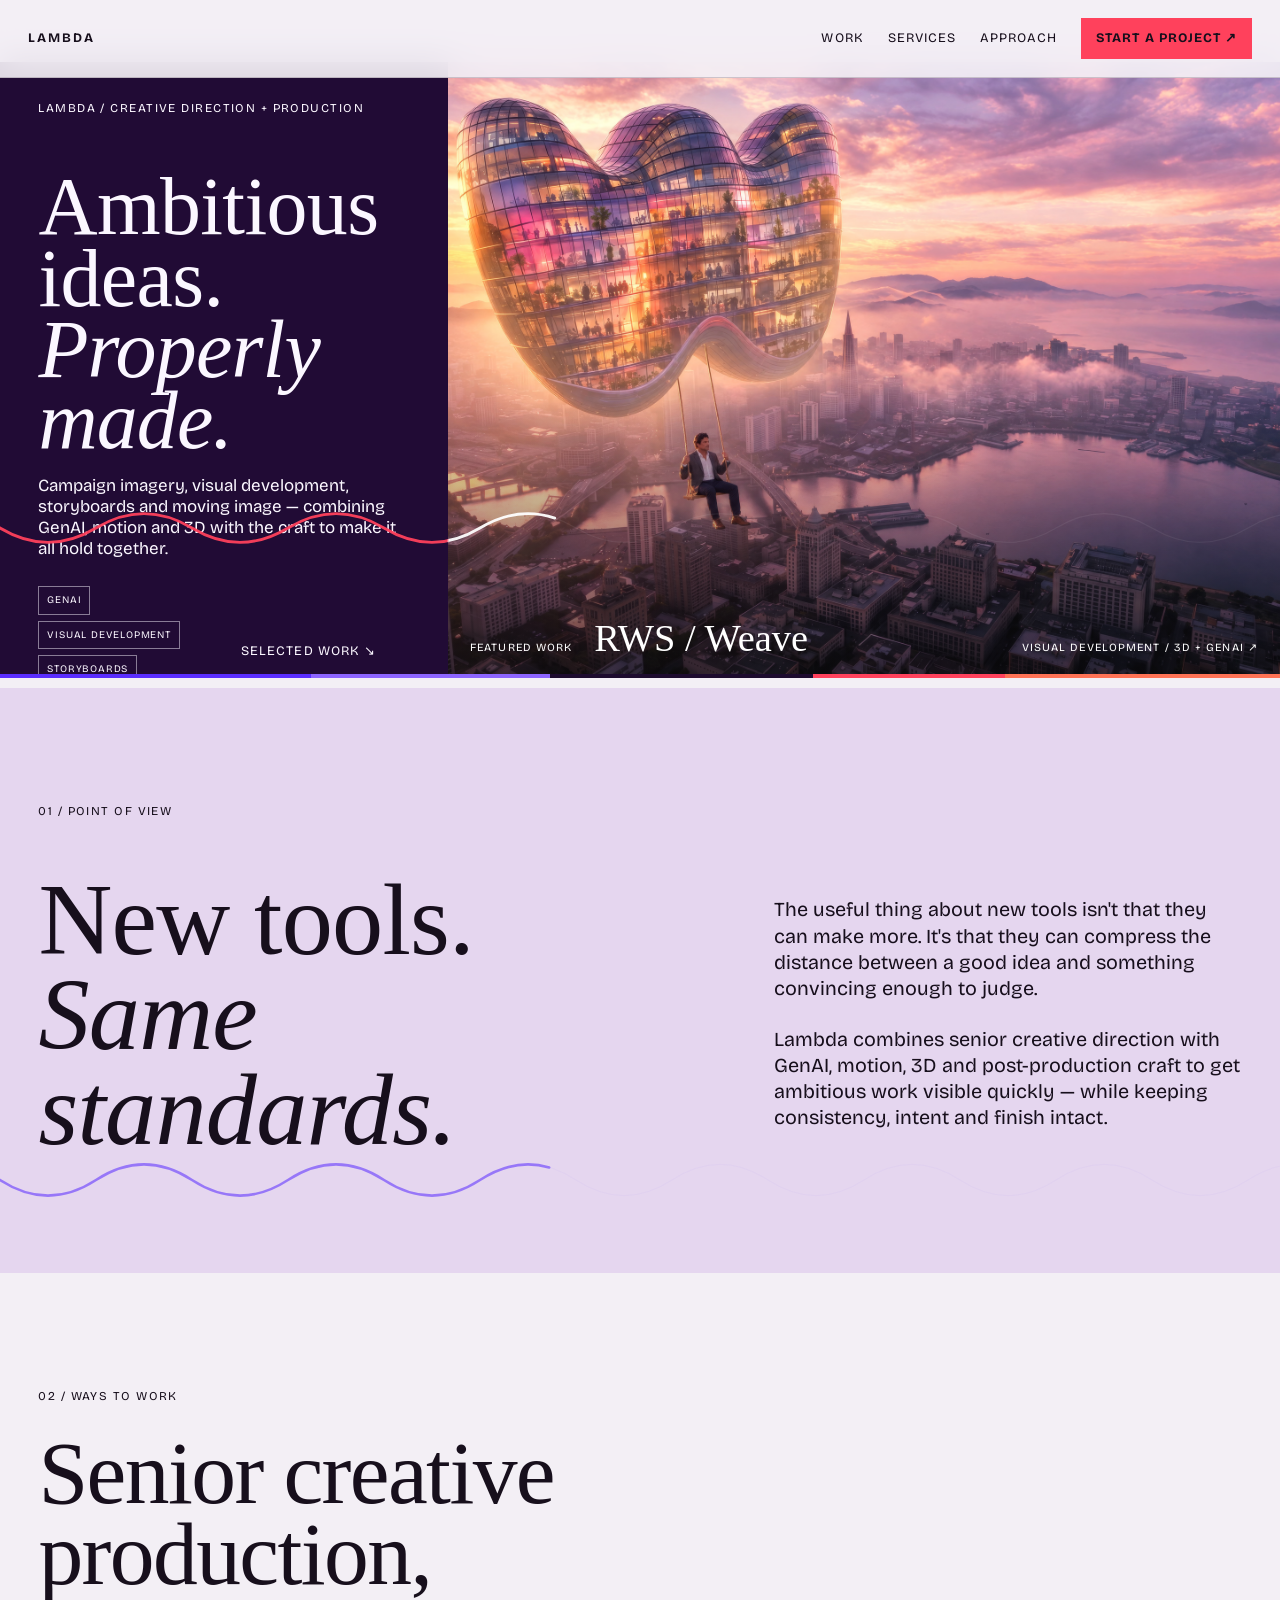
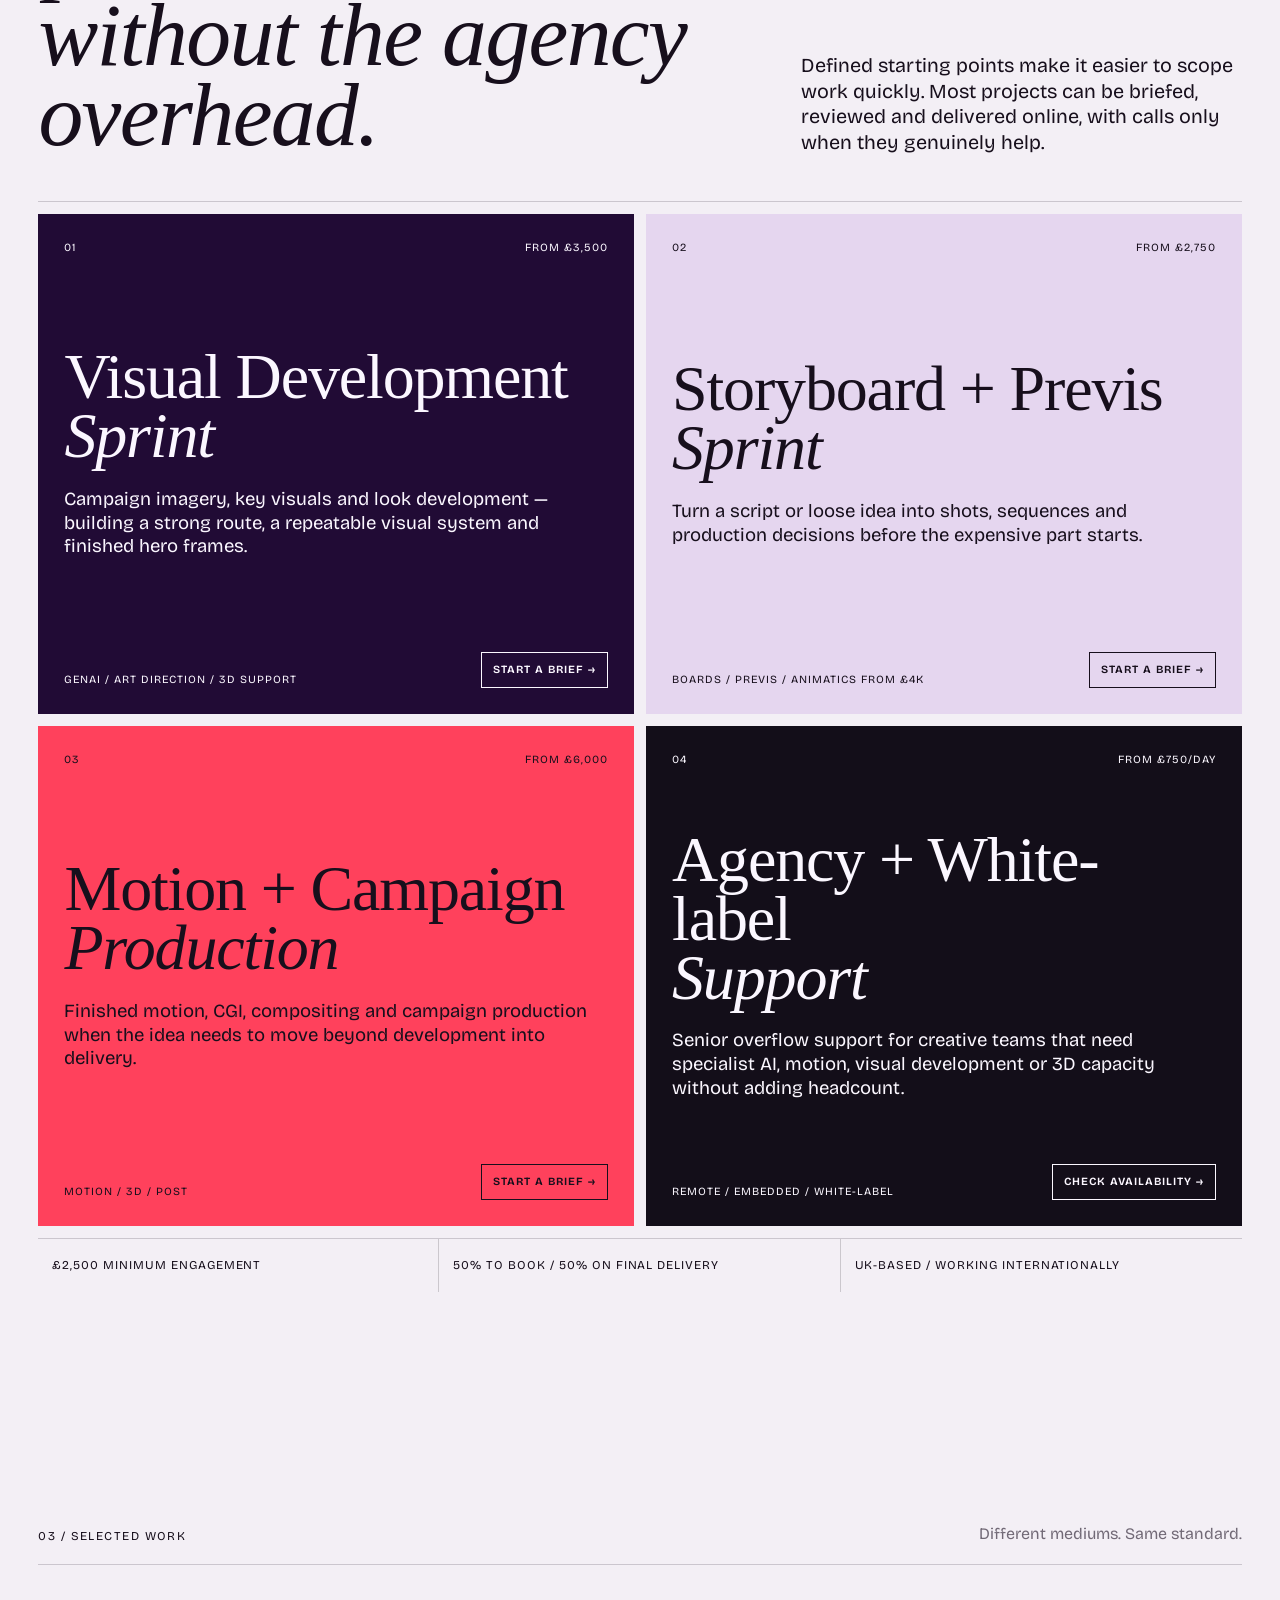
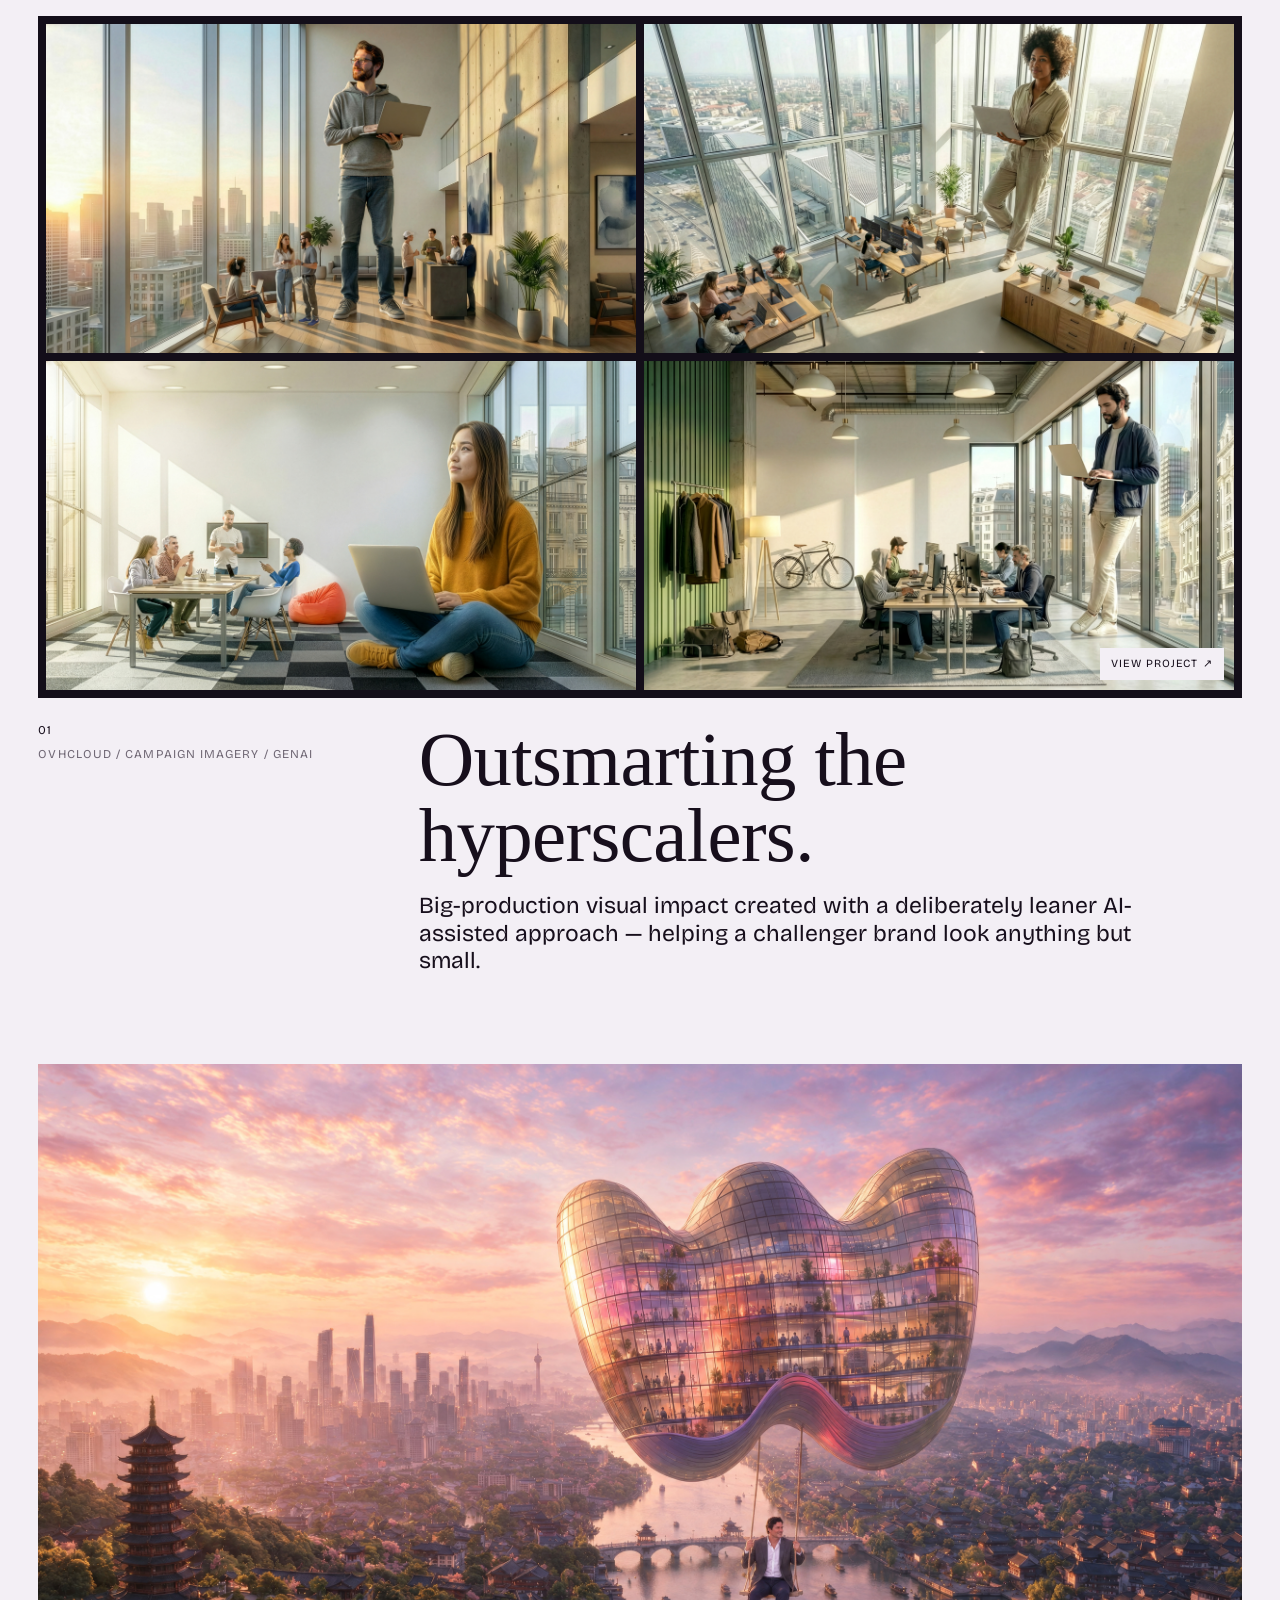
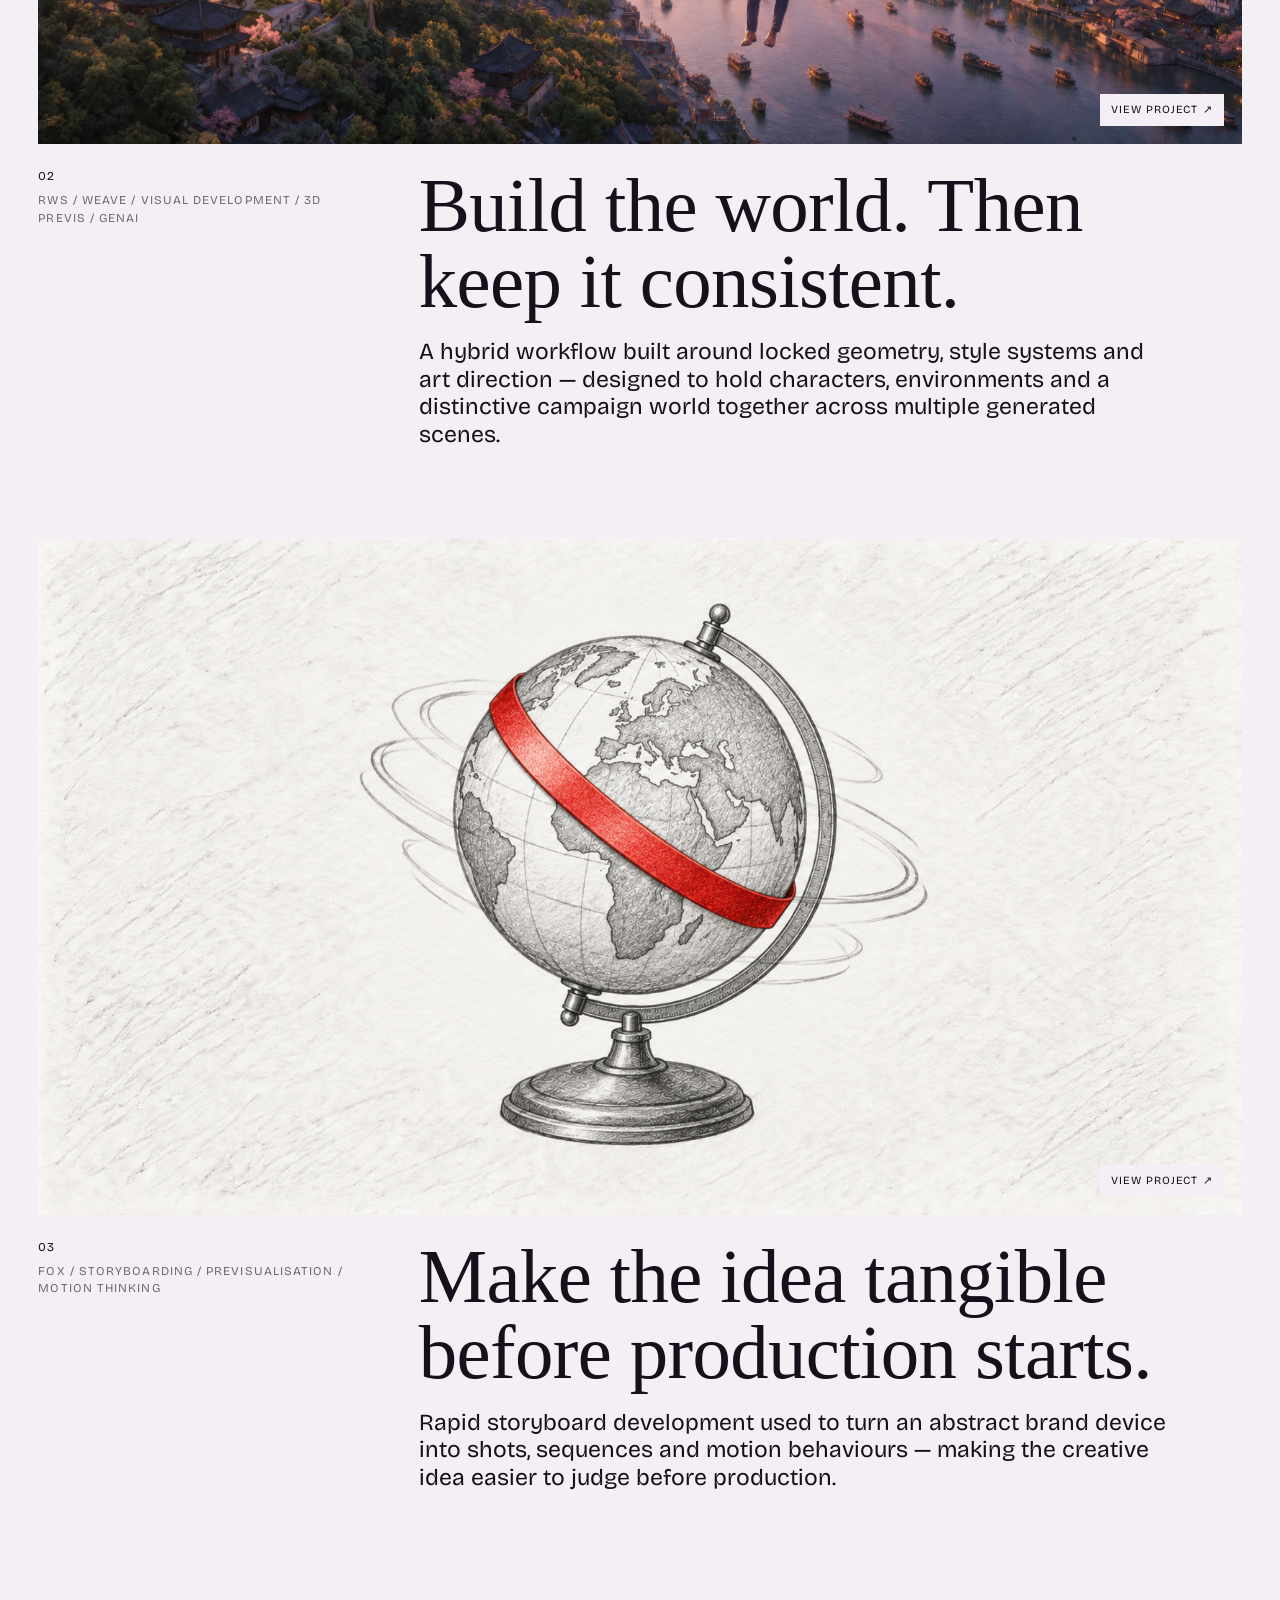
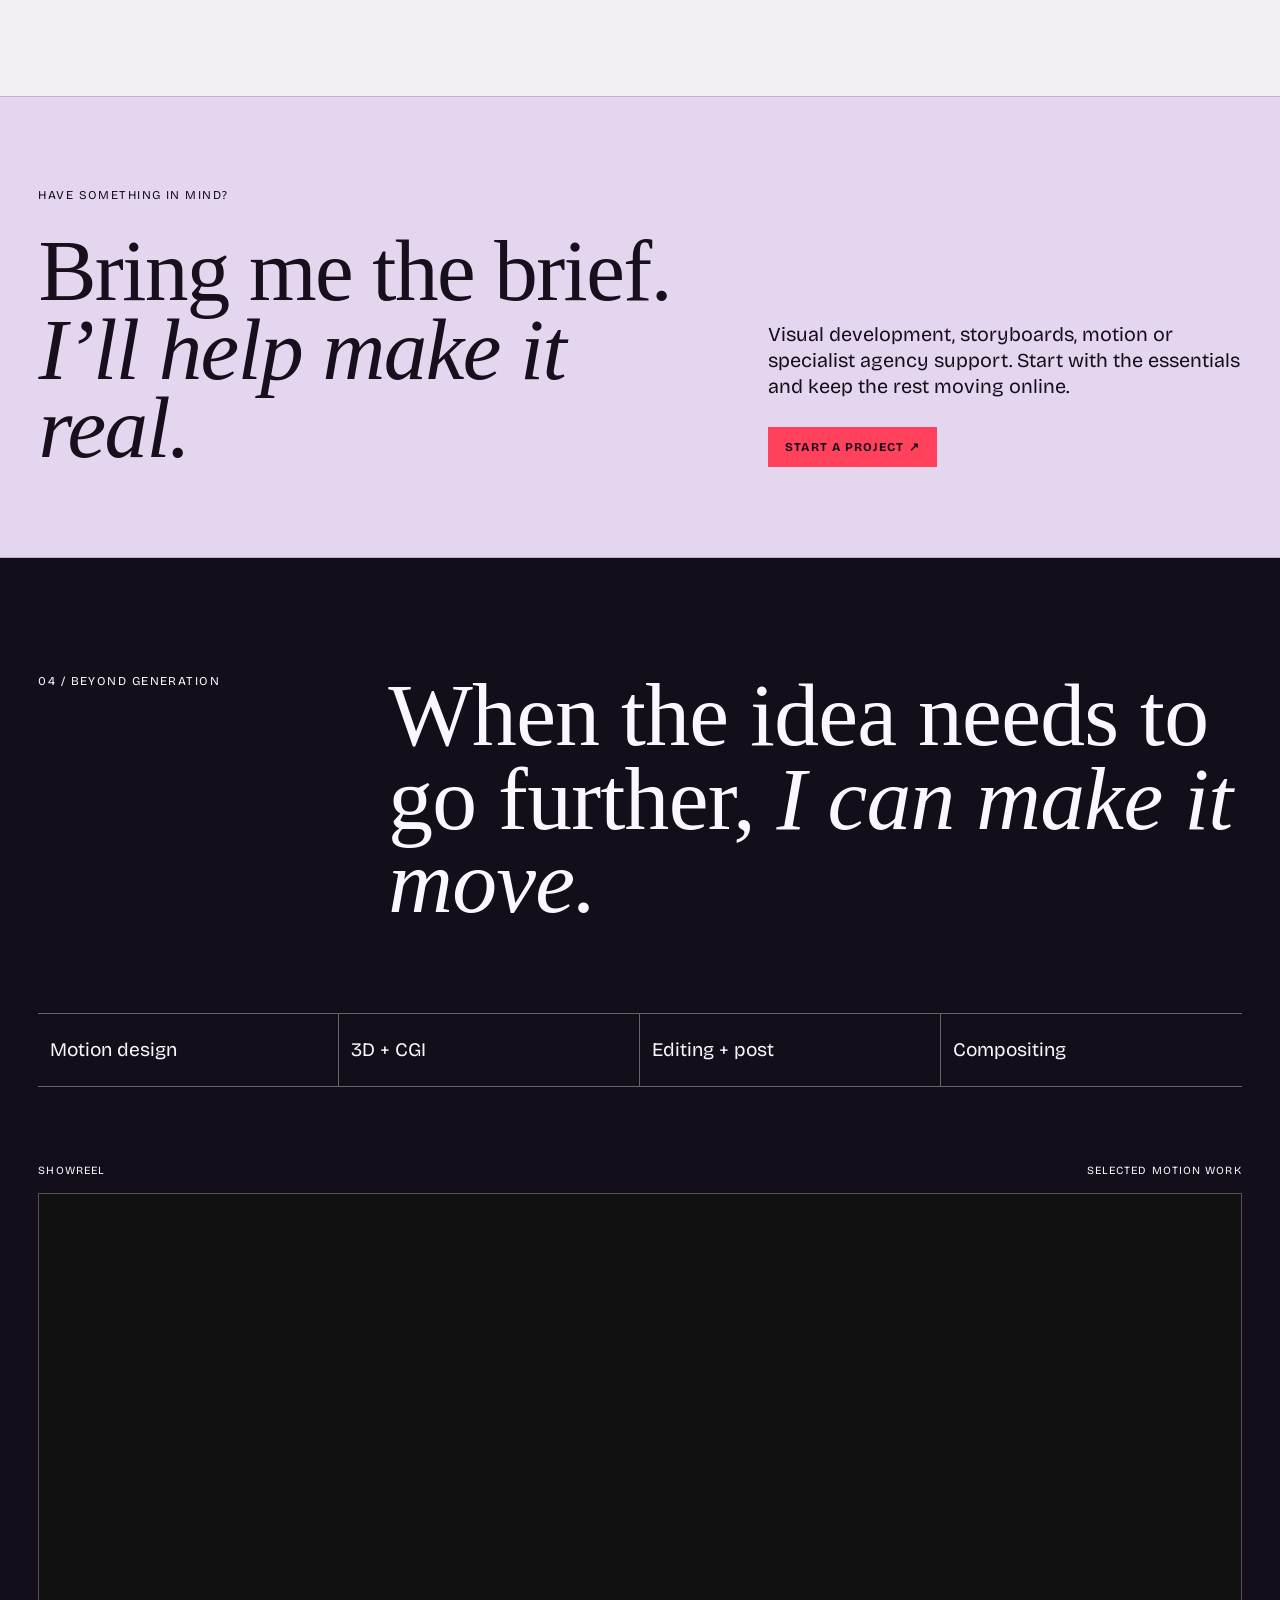
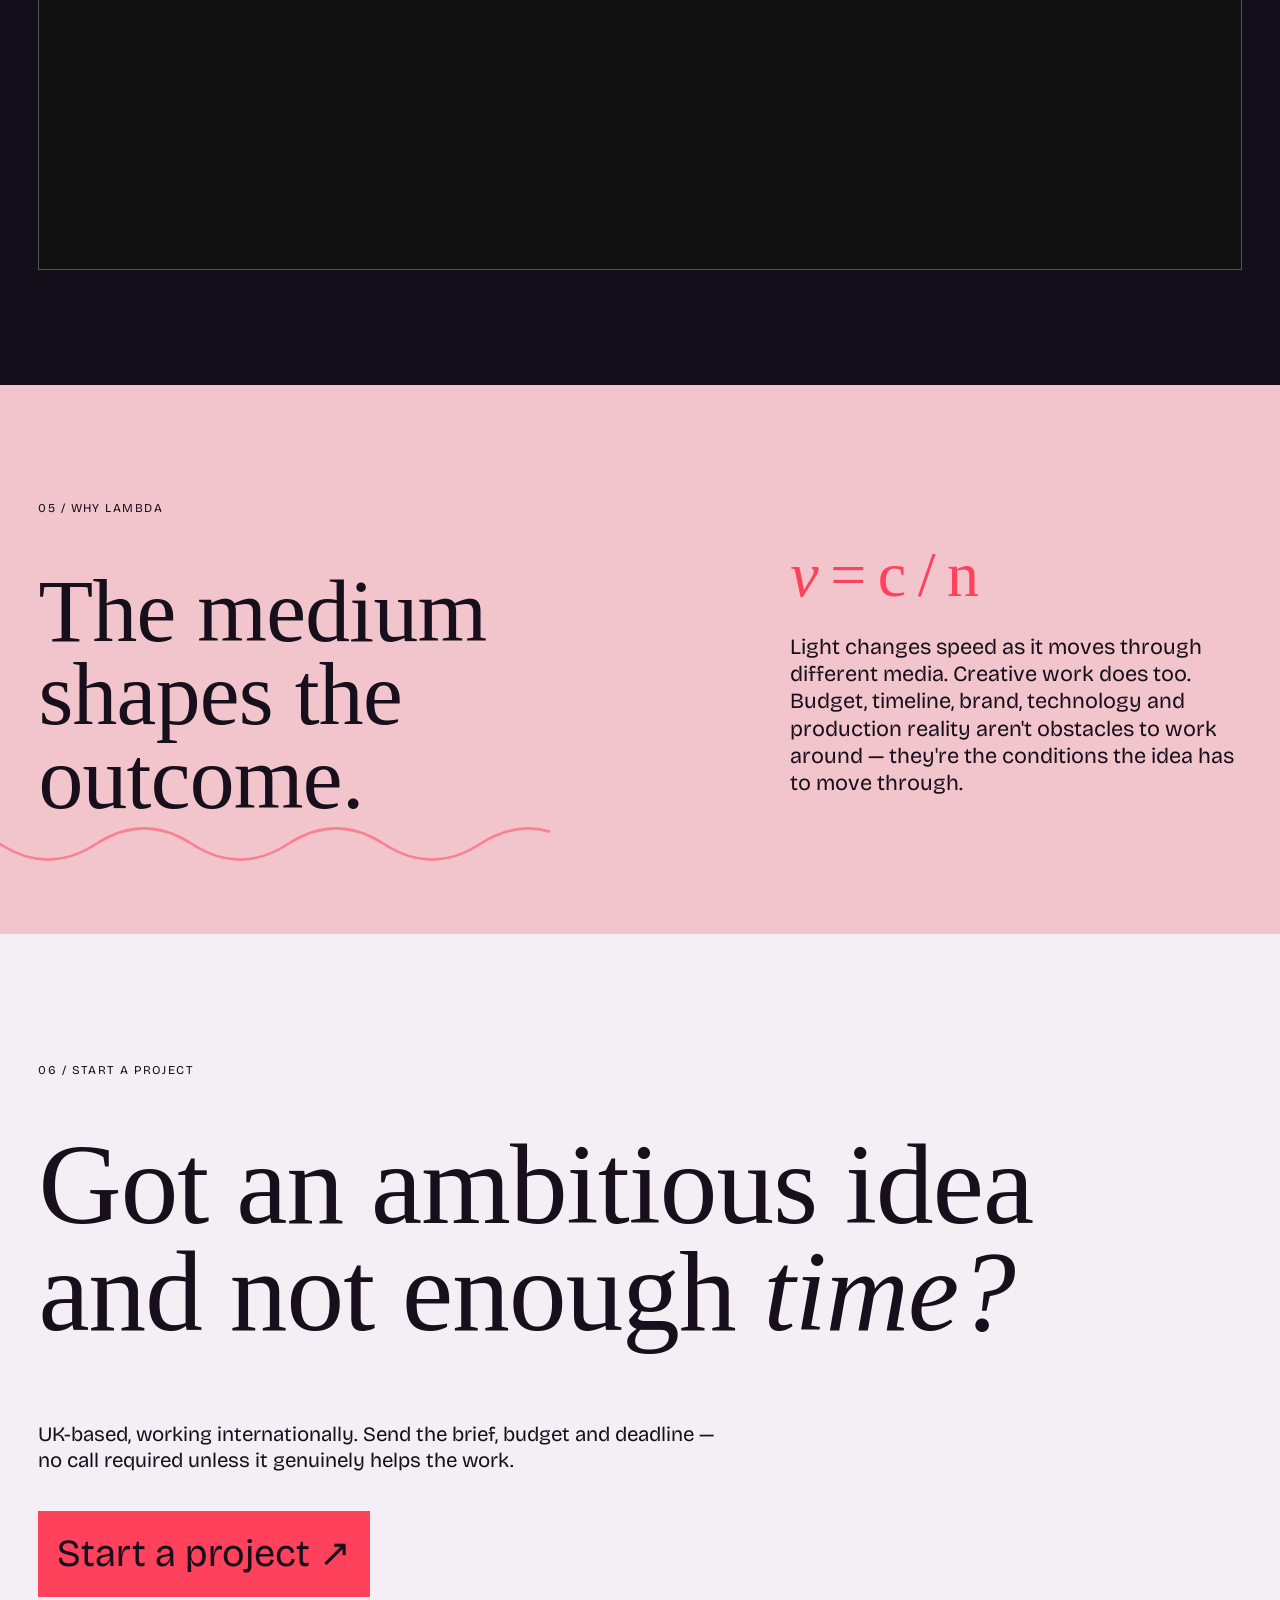
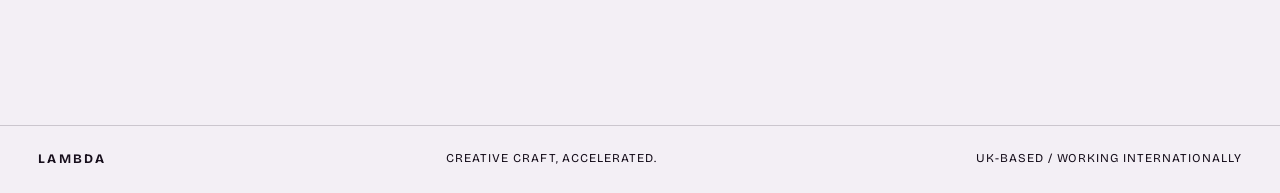
<file: index.html>
<!doctype html>
<html lang="en-GB">
<head>
  <meta charset="utf-8">
  <meta name="viewport" content="width=device-width,initial-scale=1">
  <meta name="description" content="Lambda — creative direction and production for ambitious ideas. GenAI, motion and 3D, used with judgement.">
  <title>Lambda — Creative craft, accelerated</title>
  <link rel="preconnect" href="https://fonts.googleapis.com">
  <link rel="preconnect" href="https://fonts.gstatic.com" crossorigin>
  <link rel="preconnect" href="https://api.fontshare.com">
  <link href="https://fonts.googleapis.com/css2?family=Bricolage+Grotesque:opsz,wght@12..96,300..800&display=swap" rel="stylesheet">
  <link href="https://api.fontshare.com/v2/css?f[]=boska@300,301,400,401,500,501&display=swap" rel="stylesheet">
  <link rel="stylesheet" href="styles.css">
</head>
<body>
  <header class="site-nav">
    <a class="brand" href="#top" aria-label="Lambda home">
      <span class="brand-word">Lambda</span>
    </a>
    <nav aria-label="Primary"><a href="#work">Work</a><a href="#services">Services</a><a class="nav-optional" href="#approach">Approach</a><a class="nav-cta" href="start-project.html">Start a project ↗</a></nav>
  </header>

  <main id="top">
    <section class="hero hero--image">
      <div class="hero-copy-panel">
        <div class="hero-kicker">Lambda / Creative direction + production</div>
        <div class="hero-copy">
          <h1><span>Ambitious ideas.</span><em>Properly made.</em></h1>
          <p>Campaign imagery, visual development, storyboards and moving image — combining GenAI, motion and 3D with the craft to make it all hold together.</p>
        </div>
        <div class="hero-foot">
          <div class="hero-services"><span>GenAI</span><span>Visual development</span><span>Storyboards</span><span>Motion + 3D</span></div>
          <div class="hero-actions"><a class="text-link" href="#work">Selected work ↘</a><a class="primary-cta" href="start-project.html">Start a project ↗</a></div>
        </div>
      </div>
      <a class="hero-project" href="projects/rws-weave.html" aria-label="View RWS Weave project">
        <img src="assets/rws/USA%20(01).jpg" alt="RWS Weave campaign visual over a US city">
        <div class="hero-project-label"><span>Featured work</span><strong>RWS / Weave</strong><span>Visual development / 3D + GenAI ↗</span></div>
      </a>

      <div class="spectrum" aria-hidden="true"><i></i><i></i><i></i><i></i><i></i></div>
    </section>

    <section class="manifesto" id="approach">
      <div class="eyebrow">01 / Point of view</div>
      <div class="manifesto-grid">
        <h2>New tools.<br><em>Same standards.</em></h2>
        <div class="manifesto-copy">
          <p>The useful thing about new tools isn't that they can make more. It's that they can compress the distance between a good idea and something convincing enough to judge.</p>
          <p>Lambda combines senior creative direction with GenAI, motion, 3D and post-production craft to get ambitious work visible quickly — while keeping consistency, intent and finish intact.</p>
        </div>
      </div>
    </section>

    <section class="services" id="services">
      <div class="services-head">
        <div>
          <div class="eyebrow">02 / Ways to work</div>
          <h2>Senior creative production,<br><em>without the agency overhead.</em></h2>
        </div>
        <p>Defined starting points make it easier to scope work quickly. Most projects can be briefed, reviewed and delivered online, with calls only when they genuinely help.</p>
      </div>

      <div class="service-grid">
        <article class="service-card">
          <div class="service-card-top"><span>01</span><span>From £3,500</span></div>
          <div><h3>Visual Development<br><em>Sprint</em></h3><p>Campaign imagery, key visuals and look development — building a strong route, a repeatable visual system and finished hero frames.</p></div>
          <div class="service-card-foot"><span>GenAI / Art direction / 3D support</span><a href="start-project.html?service=visual">Start a brief →</a></div>
        </article>

        <article class="service-card service-card--light">
          <div class="service-card-top"><span>02</span><span>From £2,750</span></div>
          <div><h3>Storyboard + Previs<br><em>Sprint</em></h3><p>Turn a script or loose idea into shots, sequences and production decisions before the expensive part starts.</p></div>
          <div class="service-card-foot"><span>Boards / Previs / Animatics from £4k</span><a href="start-project.html?service=storyboard">Start a brief →</a></div>
        </article>

        <article class="service-card service-card--infrared">
          <div class="service-card-top"><span>03</span><span>From £6,000</span></div>
          <div><h3>Motion + Campaign<br><em>Production</em></h3><p>Finished motion, CGI, compositing and campaign production when the idea needs to move beyond development into delivery.</p></div>
          <div class="service-card-foot"><span>Motion / 3D / Post</span><a href="start-project.html?service=motion">Start a brief →</a></div>
        </article>

        <article class="service-card service-card--agency">
          <div class="service-card-top"><span>04</span><span>From £750/day</span></div>
          <div><h3>Agency + White-label<br><em>Support</em></h3><p>Senior overflow support for creative teams that need specialist AI, motion, visual development or 3D capacity without adding headcount.</p></div>
          <div class="service-card-foot"><span>Remote / Embedded / White-label</span><a href="start-project.html?service=agency">Check availability →</a></div>
        </article>
      </div>

      <div class="service-terms">
        <span>£2,500 minimum engagement</span>
        <span>50% to book / 50% on final delivery</span>
        <span>UK-based / Working internationally</span>
      </div>
    </section>

    <section class="work" id="work">
      <div class="work-head"><div class="eyebrow">03 / Selected work</div><p>Different mediums. Same standard.</p></div>

      <article class="project project--ovh">
        <a class="project-media project-media--ovh-grid" href="projects/ovhcloud.html" aria-label="View OVHcloud campaign imagery project">
          <img src="assets/ovh/Character%201_Original%20(01).jpg" alt="OVHcloud campaign artwork 1" loading="lazy">
          <img src="assets/ovh/Character%202_Original%20(02).jpg" alt="OVHcloud campaign artwork 2" loading="lazy">
          <img src="assets/ovh/Character%203_Original%20(03).jpg" alt="OVHcloud campaign artwork 3" loading="lazy">
          <img src="assets/ovh/Character%204_Original%20(04).jpg" alt="OVHcloud campaign artwork 4" loading="lazy">
          <span class="media-label">View project ↗</span>
        </a>
        <div class="project-info">
          <div><span class="project-no">01</span><span class="project-tags">OVHcloud / Campaign imagery / GenAI</span></div>
          <div>
            <h3>Outsmarting the hyperscalers.</h3>
            <p>Big-production visual impact created with a deliberately leaner AI-assisted approach — helping a challenger brand look anything but small.</p>
          </div>
        </div>
      </article>

      <article class="project project--rws">
        <a class="project-media" href="projects/rws-weave.html" aria-label="View RWS Weave visual development project">
          <img src="assets/rws/East%20Asia%20(02).jpg" alt="RWS Weave campaign visual over an East Asian city" loading="lazy">
          <span class="media-label">View project ↗</span>
        </a>
        <div class="project-info">
          <div><span class="project-no">02</span><span class="project-tags">RWS / Weave / Visual development / 3D previs / GenAI</span></div>
          <div>
            <h3>Build the world. Then keep it consistent.</h3>
            <p>A hybrid workflow built around locked geometry, style systems and art direction — designed to hold characters, environments and a distinctive campaign world together across multiple generated scenes.</p>
          </div>
        </div>
      </article>

      <article class="project project--fox">
        <a class="project-media" href="projects/fox-storyboards.html" aria-label="View Fox rebrand storyboard and previsualisation project">
          <img src="assets/fox/storyboards/Frame_14.png" alt="Fox rebrand storyboard frame showing the red loop in motion" loading="lazy">
          <span class="media-label">View project ↗</span>
        </a>
        <div class="project-info">
          <div><span class="project-no">03</span><span class="project-tags">Fox / Storyboarding / Previsualisation / Motion thinking</span></div>
          <div>
            <h3>Make the idea tangible before production starts.</h3>
            <p>Rapid storyboard development used to turn an abstract brand device into shots, sequences and motion behaviours — making the creative idea easier to judge before production.</p>
          </div>
        </div>
      </article>
    </section>

    <section class="mid-cta" aria-label="Start a project">
      <div><div class="eyebrow">Have something in mind?</div><h2>Bring me the brief.<br><em>I’ll help make it real.</em></h2></div>
      <div class="mid-cta-action"><p>Visual development, storyboards, motion or specialist agency support. Start with the essentials and keep the rest moving online.</p><a class="primary-cta" href="start-project.html">Start a project ↗</a></div>
    </section>

    <section class="craft">
      <div class="craft-intro">
        <div class="eyebrow">04 / Beyond generation</div>
        <h2>When the idea needs to go further, <em>I can make it move.</em></h2>
      </div>
      <div class="capabilities" role="list">
        <div role="listitem">Motion design</div><div role="listitem">3D + CGI</div><div role="listitem">Editing + post</div><div role="listitem">Compositing</div>
      </div>
      <div class="reel-block">
        <div class="reel-meta"><span>Showreel</span><span>Selected motion work</span></div>
        <div class="reel-frame">
          <iframe src="https://player.vimeo.com/video/1120419142?title=0&byline=0&portrait=0" title="Lambda motion showreel" allow="autoplay; fullscreen; picture-in-picture" allowfullscreen loading="lazy"></iframe>
        </div>
      </div>
    </section>

    <section class="method">
      <div class="method-title"><div class="eyebrow">05 / Why Lambda</div><h2>The medium shapes the outcome.</h2></div>
      <div class="method-body">
        <p class="equation"><span>v</span> = c / n</p>
        <p>Light changes speed as it moves through different media. Creative work does too. Budget, timeline, brand, technology and production reality aren't obstacles to work around — they're the conditions the idea has to move through.</p>
      </div>
    </section>

    <section class="contact" id="contact">
      <div class="eyebrow">06 / Start a project</div>
      <h2>Got an ambitious idea<br>and not enough <em>time?</em></h2>
      <p class="contact-copy">UK-based, working internationally. Send the brief, budget and deadline — no call required unless it genuinely helps the work.</p>
      <a class="contact-link" href="start-project.html">Start a project ↗</a>
    </section>
  </main>

  <footer>
    <a class="brand brand--footer" href="#top"><span class="brand-word">Lambda</span></a>
    <div>Creative craft, accelerated.</div><div>UK-based / Working internationally</div>
  </footer>

  <script src="script.js"></script>
</body>
</html>
</file>
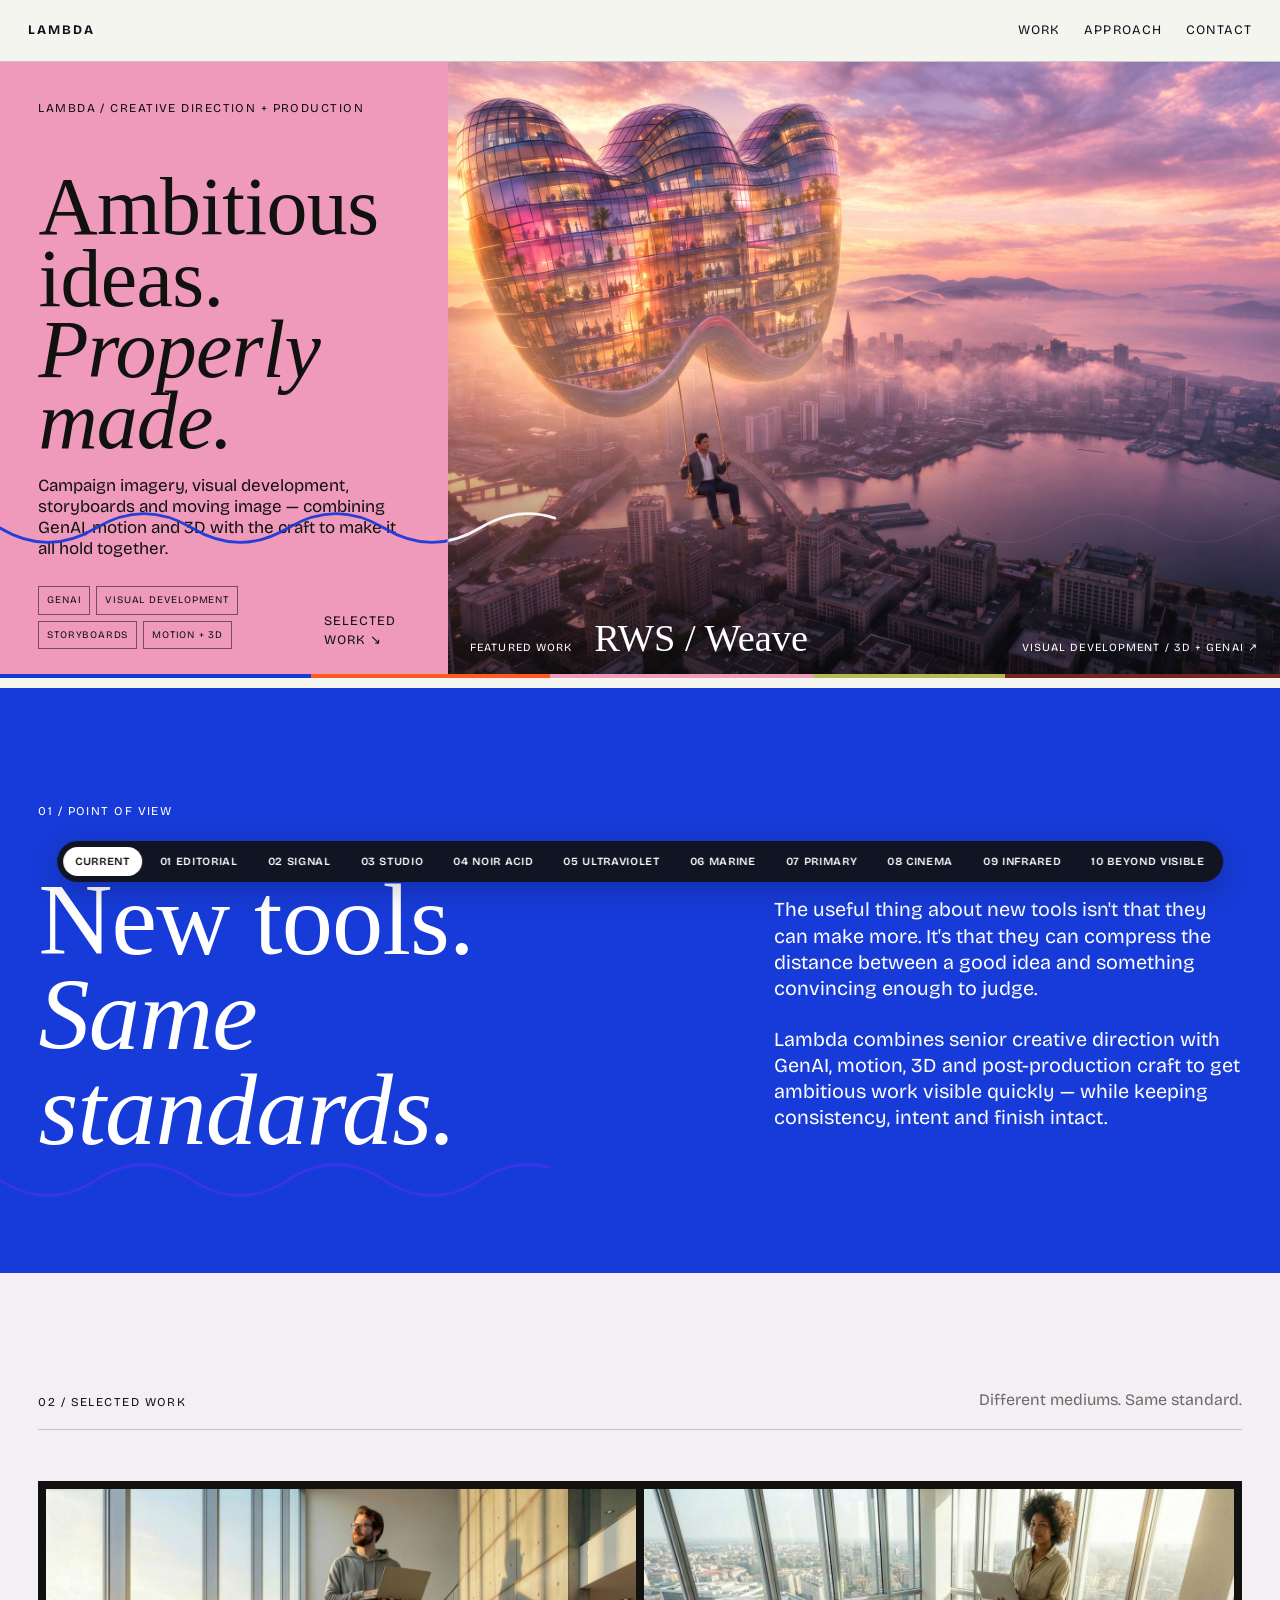
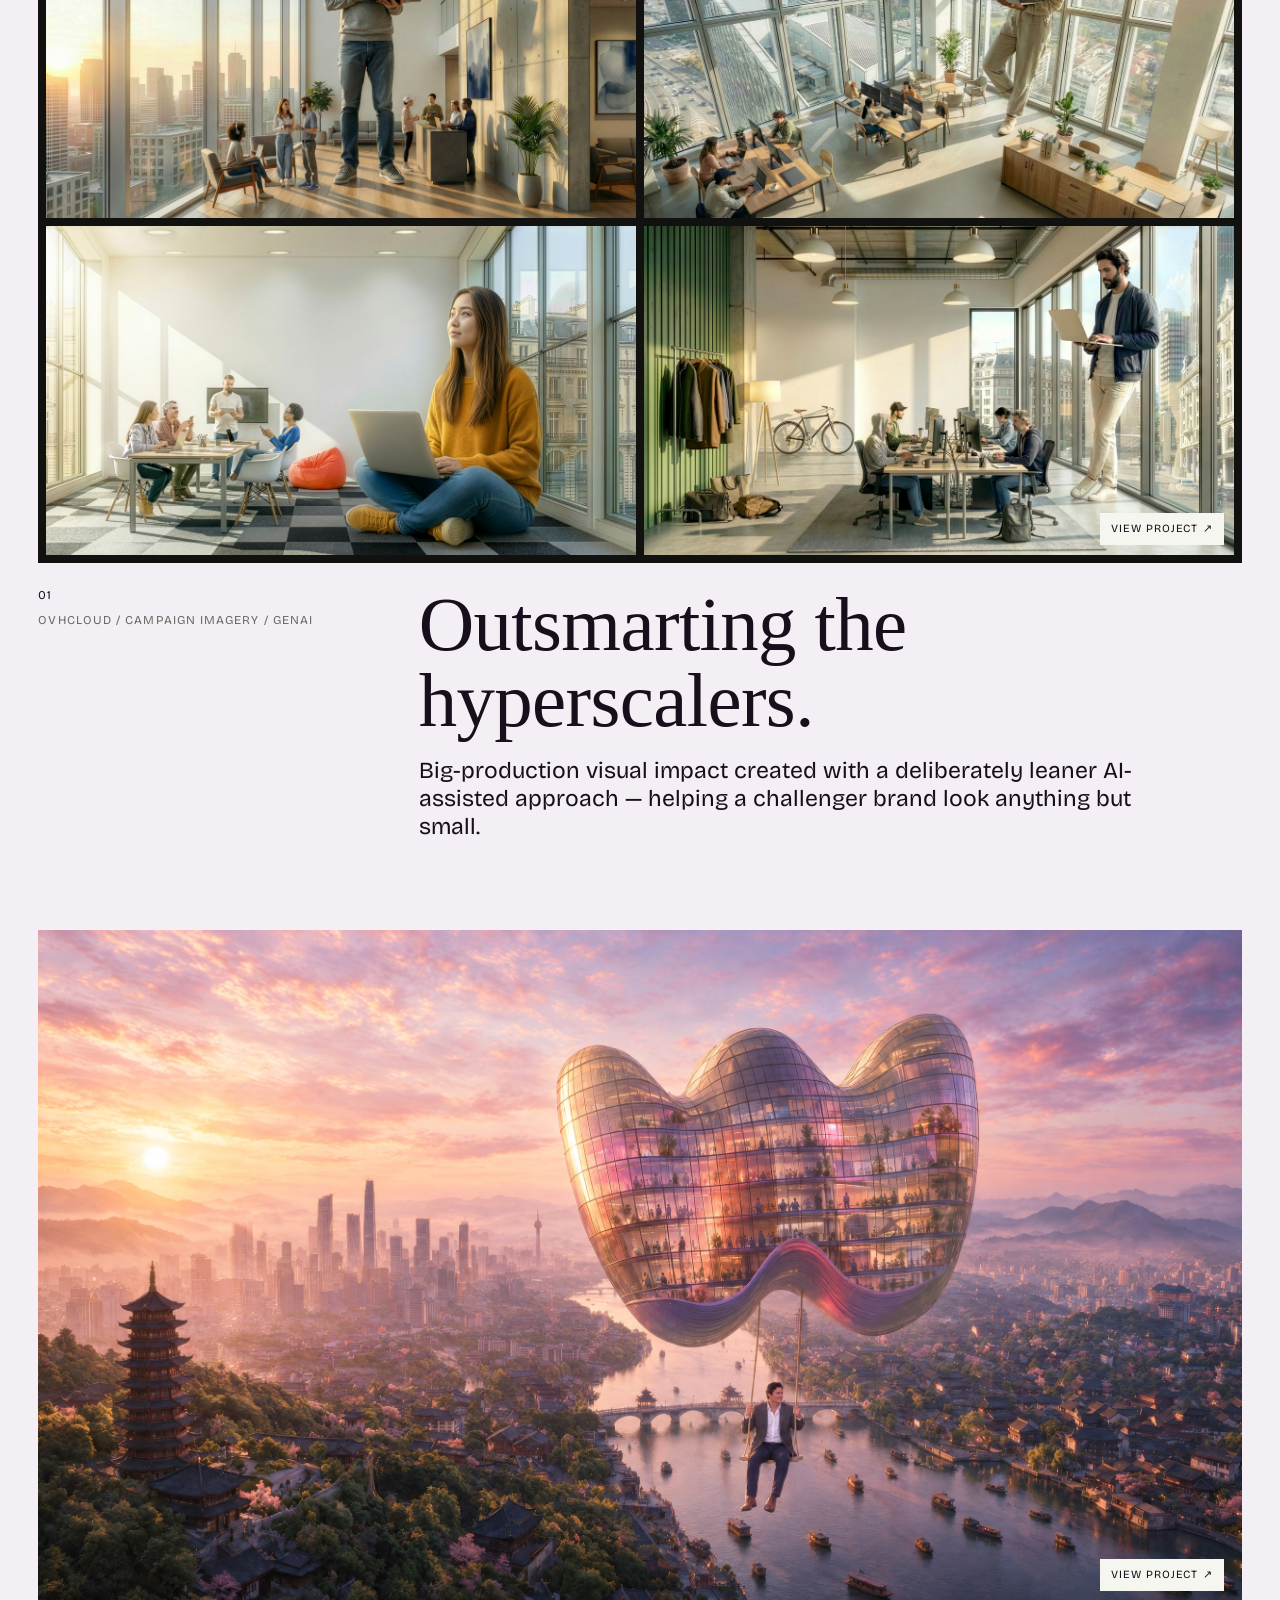
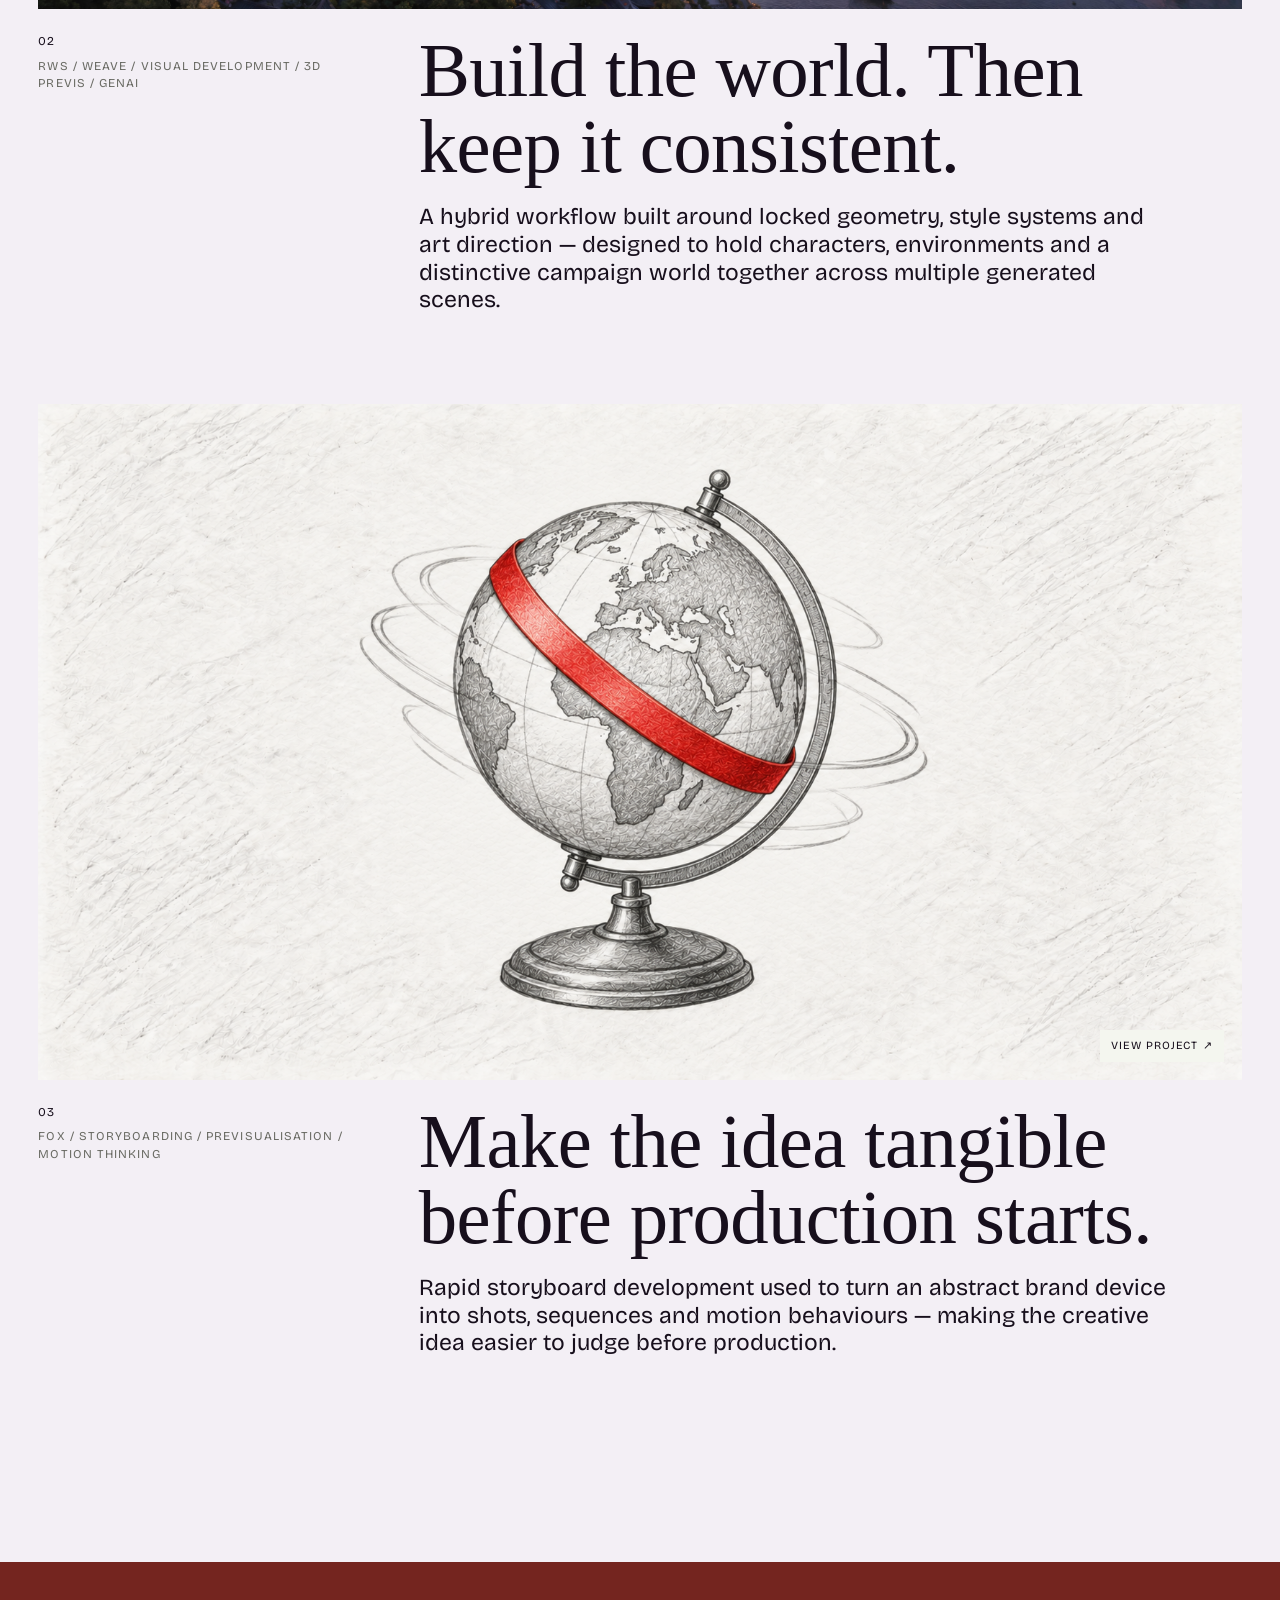
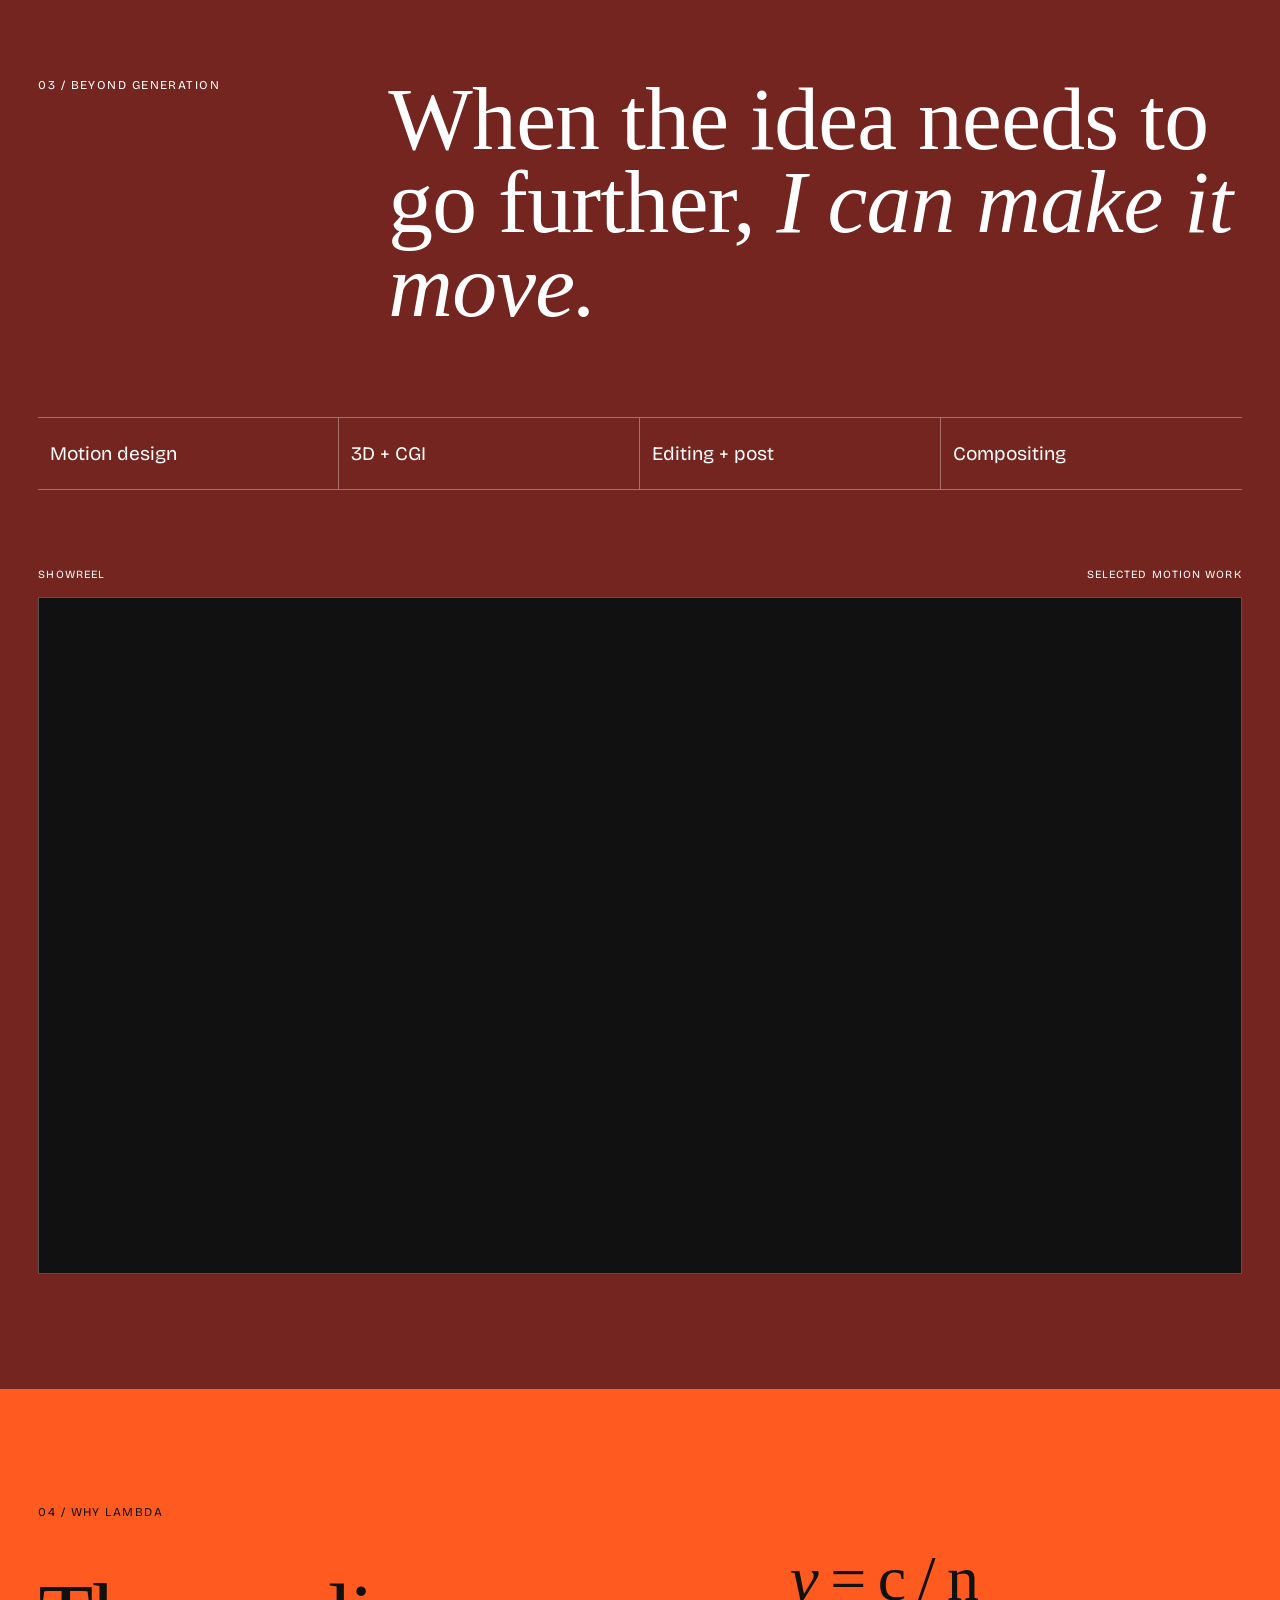
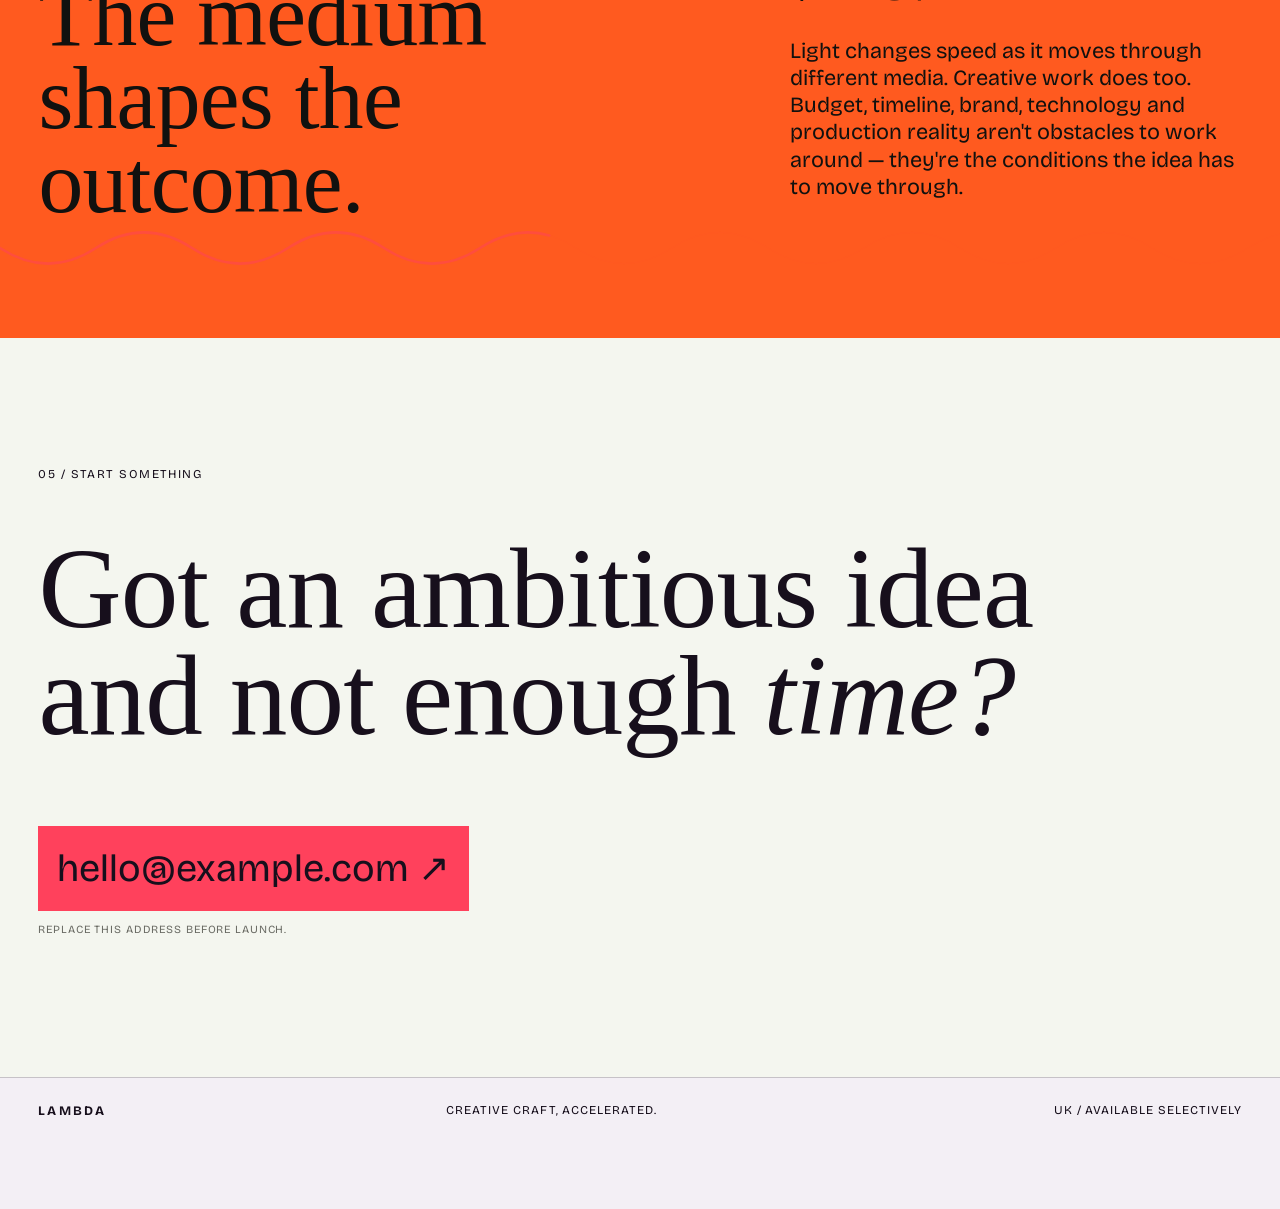
<file: palette-lab.html>
<!doctype html>
<html lang="en-GB">
<head>
  <meta charset="utf-8">
  <meta name="viewport" content="width=device-width,initial-scale=1">
  <meta name="description" content="Lambda — creative direction and production for ambitious ideas. GenAI, motion and 3D, used with judgement.">
  <title>Lambda — Creative craft, accelerated</title>
  <link rel="preconnect" href="https://fonts.googleapis.com">
  <link rel="preconnect" href="https://fonts.gstatic.com" crossorigin>
  <link rel="preconnect" href="https://api.fontshare.com">
  <link href="https://fonts.googleapis.com/css2?family=Bricolage+Grotesque:opsz,wght@12..96,300..800&display=swap" rel="stylesheet">
  <link href="https://api.fontshare.com/v2/css?f[]=boska@300,301,400,401,500,501&display=swap" rel="stylesheet">
  <link rel="stylesheet" href="styles.css">

<style>
  body.palette-lab{padding-bottom:64px}
  .palette-lab .palette-switcher{
    position:fixed;z-index:999;left:50%;bottom:18px;transform:translateX(-50%);
    display:flex;gap:6px;align-items:center;padding:6px;
    background:rgba(17,17,15,.9);backdrop-filter:blur(14px);border-radius:999px;
    box-shadow:0 8px 30px rgba(0,0,0,.2)
  }
  .palette-lab .palette-switcher button{
    appearance:none;border:0;background:transparent;color:#fff;padding:9px 12px;
    border-radius:999px;font:600 11px/1 "Bricolage Grotesque",sans-serif;
    text-transform:uppercase;letter-spacing:.06em;cursor:pointer;white-space:nowrap
  }
  .palette-lab .palette-switcher button[aria-pressed="true"]{background:#fff;color:#111}
  .palette-lab .hero--image .hero-copy-panel{background:var(--hero-panel);color:var(--hero-ink,var(--ink))}
  .palette-lab .hero--image .hero-copy p,
  .palette-lab .hero--image .text-link{color:var(--hero-ink,var(--ink))}
  .palette-lab .hero--image .hero-services span{color:var(--hero-ink,var(--ink));border-color:color-mix(in srgb,var(--hero-ink,var(--ink)) 55%,transparent)}
  .palette-lab .manifesto{color:var(--manifesto-ink,#fff)}
  .palette-lab .craft{color:var(--craft-ink,#fff)}
  .palette-lab .method{color:var(--method-ink,var(--ink))}
  .palette-lab .spectrum i:nth-child(1){background:var(--blue)}
  .palette-lab .spectrum i:nth-child(2){background:var(--orange)}
  .palette-lab .spectrum i:nth-child(3){background:var(--pink)}
  .palette-lab .spectrum i:nth-child(4){background:var(--acid)}
  .palette-lab .spectrum i:nth-child(5){background:var(--clay)}

  body[data-palette="current"]{
    --paper:#f4f6ef;--ink:#11110f;--muted:#6a6b64;--line:rgba(17,17,15,.2);
    --blue:#173bd8;--orange:#ff5a1f;--pink:#ef9abb;--acid:#b7b852;--clay:#74251f;
    --hero-panel:#ef9abb;--hero-ink:#11110f;--manifesto-ink:#fff;--craft-ink:#fff;--method-ink:#11110f;--wave-color:#173bd8
  }

  body[data-palette="editorial"]{
    --paper:#f1eee6;--ink:#151513;--muted:#68665f;--line:rgba(21,21,19,.18);
    --blue:#2638d5;--orange:#f15a3a;--pink:#d39aaa;--acid:#b8c35c;--clay:#622d29;
    --hero-panel:#d39aaa;--hero-ink:#151513;--manifesto-ink:#fff;--craft-ink:#fff;--method-ink:#151513;--wave-color:#2638d5
  }

  body[data-palette="signal"]{
    --paper:#f3f1e9;--ink:#111216;--muted:#66676d;--line:rgba(17,18,22,.18);
    --blue:#173cff;--orange:#ff5b31;--pink:#c8c3ff;--acid:#c7df43;--clay:#202434;
    --hero-panel:#c8c3ff;--hero-ink:#111216;--manifesto-ink:#fff;--craft-ink:#fff;--method-ink:#111216;--wave-color:#173cff
  }

  body[data-palette="studio"]{
    --paper:#eeeae1;--ink:#121211;--muted:#66635d;--line:rgba(18,18,17,.18);
    --blue:#2736c7;--orange:#e45a36;--pink:#d9d2c5;--acid:#a9b34f;--clay:#1e1d1b;
    --hero-panel:#d9d2c5;--hero-ink:#121211;--manifesto-ink:#fff;--craft-ink:#fff;--method-ink:#121211;--wave-color:#2736c7
  }

  /* 04 — almost monochrome, with one toxic signal colour */
  body[data-palette="noir-acid"]{
    --paper:#f2efe7;--ink:#0b0b0b;--muted:#66625b;--line:rgba(11,11,11,.2);
    --blue:#d8ff00;--orange:#0b0b0b;--pink:#f2efe7;--acid:#d8ff00;--clay:#151515;
    --hero-panel:#0b0b0b;--hero-ink:#f2efe7;--manifesto-ink:#0b0b0b;--craft-ink:#f2efe7;--method-ink:#f2efe7;--wave-color:#d8ff00
  }

  /* 05 — fashion/editorial tech: ultraviolet, lilac and hot tangerine */
  body[data-palette="ultraviolet"]{
    --paper:#f2edf7;--ink:#17121d;--muted:#6e6575;--line:rgba(23,18,29,.18);
    --blue:#4b19ff;--orange:#ff6a32;--pink:#d9c8ff;--acid:#f0d85a;--clay:#27143d;
    --hero-panel:#d9c8ff;--hero-ink:#17121d;--manifesto-ink:#fff;--craft-ink:#fff;--method-ink:#17121d;--wave-color:#4b19ff
  }

  /* 06 — deliberately non-tech: deep marine, mineral green, coral and sand */
  body[data-palette="marine"]{
    --paper:#ece8dd;--ink:#11201d;--muted:#62706b;--line:rgba(17,32,29,.18);
    --blue:#073b3a;--orange:#e86d4f;--pink:#adcfc3;--acid:#d3c676;--clay:#315c52;
    --hero-panel:#adcfc3;--hero-ink:#11201d;--manifesto-ink:#f5f1e8;--craft-ink:#f5f1e8;--method-ink:#11201d;--wave-color:#073b3a
  }

  /* 07 — hard graphic / modernist primary palette */
  body[data-palette="primary"]{
    --paper:#f5f1e8;--ink:#101010;--muted:#66615a;--line:rgba(16,16,16,.2);
    --blue:#1647d8;--orange:#f0442f;--pink:#f0d53e;--acid:#f5f1e8;--clay:#101010;
    --hero-panel:#f0d53e;--hero-ink:#101010;--manifesto-ink:#fff;--craft-ink:#fff;--method-ink:#101010;--wave-color:#1647d8
  }

  /* 08 — cinematic and warm: oxblood, cream, ice blue, copper */
  body[data-palette="cinema"]{
    --paper:#eee7dc;--ink:#211514;--muted:#766862;--line:rgba(33,21,20,.18);
    --blue:#8c1e2d;--orange:#b86239;--pink:#d9e6e8;--acid:#d2b36e;--clay:#351b1e;
    --hero-panel:#d9e6e8;--hero-ink:#211514;--manifesto-ink:#fff;--craft-ink:#fff;--method-ink:#211514;--wave-color:#8c1e2d
  }

  /* 09 — infrared: black cherry, heated coral, dusty blush, ember gold */
  body[data-palette="infrared"]{
    --paper:#f5eee9;--ink:#1d0b10;--muted:#78676b;--line:rgba(29,11,16,.18);
    --blue:#ff3f4f;--orange:#ff6b45;--pink:#efb9b0;--acid:#ffb320;--clay:#541126;
    --hero-panel:#260711;--hero-ink:#fff4ef;--manifesto-ink:#1d0b10;--craft-ink:#fff4ef;--method-ink:#1d0b10;--wave-color:#ff3f4f
  }
  body[data-palette="infrared"] .hero--image .hero-copy-panel{background:#260711}
  body[data-palette="infrared"] .manifesto{background:#efb9b0;color:#1d0b10}
  body[data-palette="infrared"] .craft{background:#541126;color:#fff4ef}
  body[data-palette="infrared"] .method{background:#ffb320;color:#1d0b10}
  body[data-palette="infrared"] .manifesto > .lambda-wave path{stroke:#ff3f4f}
  body[data-palette="infrared"] .method > .lambda-wave path{stroke:#541126}


  /* 10 — beyond visible: ultraviolet foundation with infrared signal accents */
  body[data-palette="beyond-visible"]{
    --paper:#f3eff5;--ink:#170f1c;--muted:#716976;--line:rgba(23,15,28,.18);
    --blue:#5a2dff;--orange:#ff415c;--pink:#e5d6ef;--acid:#ff7255;--clay:#1d0b2e;
    --hero-panel:#210b35;--hero-ink:#fbf7ff;--manifesto-ink:#170f1c;--craft-ink:#fbf7ff;--method-ink:#170f1c;--wave-color:#5a2dff
  }

  /* Palette lab isolation: override live-site hardcoded colour fields so every theme is a true full-page preview. */
  .palette-lab .site-nav{
    background:color-mix(in srgb,var(--paper) 90%,transparent);
    border-color:var(--line);
  }
  .palette-lab .manifesto{
    background:var(--manifesto-bg);
    color:var(--manifesto-ink);
  }
  .palette-lab .craft{
    background:var(--craft-bg);
    color:var(--craft-ink);
  }
  .palette-lab .method{
    background:var(--method-bg);
    color:var(--method-ink);
  }
  .palette-lab .equation{color:var(--equation-colour)}
  .palette-lab .project-media--ovh-grid{background:var(--deep)}
  .palette-lab .reel-frame{border-color:color-mix(in srgb,var(--craft-ink) 28%,transparent)}

  body[data-palette="current"]{
    --manifesto-bg:#173bd8;--craft-bg:#74251f;--method-bg:#ff5a1f;
    --manifesto-ink:#fff;--craft-ink:#fff;--method-ink:#11110f;
    --equation-colour:#11110f;--deep:#11110f;--hover:#173bd8;--hover-dark:#fed04a
  }
  body[data-palette="editorial"]{
    --manifesto-bg:#2638d5;--craft-bg:#622d29;--method-bg:#f15a3a;
    --manifesto-ink:#fff;--craft-ink:#fff;--method-ink:#151513;
    --equation-colour:#151513;--deep:#151513;--hover:#2638d5;--hover-dark:#b8c35c
  }
  body[data-palette="signal"]{
    --manifesto-bg:#173cff;--craft-bg:#202434;--method-bg:#c8c3ff;
    --manifesto-ink:#fff;--craft-ink:#fff;--method-ink:#111216;
    --equation-colour:#173cff;--deep:#202434;--hover:#173cff;--hover-dark:#c7df43
  }
  body[data-palette="studio"]{
    --manifesto-bg:#2736c7;--craft-bg:#1e1d1b;--method-bg:#d9d2c5;
    --manifesto-ink:#fff;--craft-ink:#fff;--method-ink:#121211;
    --equation-colour:#2736c7;--deep:#1e1d1b;--hover:#2736c7;--hover-dark:#a9b34f
  }
  body[data-palette="noir-acid"]{
    --manifesto-bg:#d8ff00;--craft-bg:#151515;--method-bg:#0b0b0b;
    --manifesto-ink:#0b0b0b;--craft-ink:#f2efe7;--method-ink:#f2efe7;
    --equation-colour:#d8ff00;--deep:#0b0b0b;--hover:#d8ff00;--hover-dark:#d8ff00
  }
  body[data-palette="ultraviolet"]{
    --hero-panel:#4b19ff;--hero-ink:#fff;
    --manifesto-bg:#e8e1b7;--craft-bg:#27143d;--method-bg:#d9c8ff;
    --manifesto-ink:#17121d;--craft-ink:#fff;--method-ink:#17121d;
    --equation-colour:#4b19ff;--deep:#27143d;--hover:#4b19ff;--hover-dark:#f0d85a
  }
  body[data-palette="marine"]{
    --manifesto-bg:#073b3a;--craft-bg:#315c52;--method-bg:#d3c676;
    --manifesto-ink:#f5f1e8;--craft-ink:#f5f1e8;--method-ink:#11201d;
    --equation-colour:#073b3a;--deep:#11201d;--hover:#073b3a;--hover-dark:#d3c676
  }
  body[data-palette="primary"]{
    --manifesto-bg:#1647d8;--craft-bg:#101010;--method-bg:#f0d53e;
    --manifesto-ink:#fff;--craft-ink:#fff;--method-ink:#101010;
    --equation-colour:#1647d8;--deep:#101010;--hover:#1647d8;--hover-dark:#f0d53e
  }
  body[data-palette="cinema"]{
    --manifesto-bg:#8c1e2d;--craft-bg:#351b1e;--method-bg:#d2b36e;
    --manifesto-ink:#fff;--craft-ink:#fff;--method-ink:#211514;
    --equation-colour:#8c1e2d;--deep:#351b1e;--hover:#8c1e2d;--hover-dark:#d2b36e
  }
  body[data-palette="infrared"]{
    --manifesto-bg:#efb9b0;--craft-bg:#541126;--method-bg:#ffb320;
    --manifesto-ink:#1d0b10;--craft-ink:#fff4ef;--method-ink:#1d0b10;
    --equation-colour:#541126;--deep:#260711;--hover:#ff3f4f;--hover-dark:#ffb320
  }
  body[data-palette="beyond-visible"]{
    --hero-panel:#210b35;--hero-ink:#fbf7ff;
    --manifesto-bg:#e5d6ef;--craft-bg:#130e19;--method-bg:#f2c5cc;
    --manifesto-ink:#170f1c;--craft-ink:#fbf7ff;--method-ink:#170f1c;
    --equation-colour:#ff415c;--deep:#130e19;--hover:#ff415c;--hover-dark:#ff7255
  }

  .palette-lab .site-nav a:hover,
  .palette-lab .brand:hover,
  .palette-lab .contact-link:hover,
  .palette-lab .project-back:hover,
  .palette-lab .next-project a:hover,
  .palette-lab footer a:hover{
    color:var(--hover);
  }
  .palette-lab .site-nav nav a:after{background:var(--hover)}
  .palette-lab .hero--image .text-link:hover,
  .palette-lab .hero-project:hover .hero-project-label,
  .palette-lab .craft a:hover{
    color:var(--hover-dark);
  }
  .palette-lab .project-media:hover .media-label{
    background:var(--hover-dark);
    color:var(--ink);
  }
  .palette-lab .contact-link:hover{border-color:var(--hover)}

  body[data-palette="beyond-visible"] .manifesto > .lambda-wave path{stroke:#5a2dff}
  body[data-palette="beyond-visible"] .method > .lambda-wave path{stroke:#ff415c}
  body[data-palette="beyond-visible"] .hero--image .spectrum i:nth-child(1){background:#5a2dff}
  body[data-palette="beyond-visible"] .hero--image .spectrum i:nth-child(2){background:#8d65ff}
  body[data-palette="beyond-visible"] .hero--image .spectrum i:nth-child(3){background:#1d0b2e}
  body[data-palette="beyond-visible"] .hero--image .spectrum i:nth-child(4){background:#ff415c}
  body[data-palette="beyond-visible"] .hero--image .spectrum i:nth-child(5){background:#ff7255}

  @media(max-width:800px){
    .palette-lab .palette-switcher{left:12px;right:12px;transform:none;overflow:auto;justify-content:flex-start}
  }
</style>
</head>
<body class="palette-lab" data-palette="current">
  <header class="site-nav">
    <a class="brand" href="#top" aria-label="Lambda home">
      <span class="brand-word">Lambda</span>
    </a>
    <nav aria-label="Primary"><a href="#work">Work</a><a href="#approach">Approach</a><a href="#contact">Contact</a></nav>
  </header>

  
<div class="palette-switcher" aria-label="Palette preview">
  <button type="button" data-theme="current" aria-pressed="true">Current</button>
  <button type="button" data-theme="editorial" aria-pressed="false">01 Editorial</button>
  <button type="button" data-theme="signal" aria-pressed="false">02 Signal</button>
  <button type="button" data-theme="studio" aria-pressed="false">03 Studio</button>
  <button type="button" data-theme="noir-acid" aria-pressed="false">04 Noir Acid</button>
  <button type="button" data-theme="ultraviolet" aria-pressed="false">05 Ultraviolet</button>
  <button type="button" data-theme="marine" aria-pressed="false">06 Marine</button>
  <button type="button" data-theme="primary" aria-pressed="false">07 Primary</button>
  <button type="button" data-theme="cinema" aria-pressed="false">08 Cinema</button>
  <button type="button" data-theme="infrared" aria-pressed="false">09 Infrared</button>
  <button type="button" data-theme="beyond-visible" aria-pressed="false">10 Beyond Visible</button>
</div>
  <main id="top">
    <section class="hero hero--image">
      <div class="hero-copy-panel">
        <div class="hero-kicker">Lambda / Creative direction + production</div>
        <div class="hero-copy">
          <h1><span>Ambitious ideas.</span><em>Properly made.</em></h1>
          <p>Campaign imagery, visual development, storyboards and moving image — combining GenAI, motion and 3D with the craft to make it all hold together.</p>
        </div>
        <div class="hero-foot">
          <div class="hero-services"><span>GenAI</span><span>Visual development</span><span>Storyboards</span><span>Motion + 3D</span></div>
          <a class="text-link" href="#work">Selected work ↘</a>
        </div>
      </div>
      <a class="hero-project" href="projects/rws-weave.html" aria-label="View RWS Weave project">
        <img src="assets/rws/USA%20(01).jpg" alt="RWS Weave campaign visual over a US city">
        <div class="hero-project-label"><span>Featured work</span><strong>RWS / Weave</strong><span>Visual development / 3D + GenAI ↗</span></div>
      </a>

      <div class="spectrum" aria-hidden="true"><i></i><i></i><i></i><i></i><i></i></div>
    </section>

    <section class="manifesto" id="approach">
      <div class="eyebrow">01 / Point of view</div>
      <div class="manifesto-grid">
        <h2>New tools.<br><em>Same standards.</em></h2>
        <div class="manifesto-copy">
          <p>The useful thing about new tools isn't that they can make more. It's that they can compress the distance between a good idea and something convincing enough to judge.</p>
          <p>Lambda combines senior creative direction with GenAI, motion, 3D and post-production craft to get ambitious work visible quickly — while keeping consistency, intent and finish intact.</p>
        </div>
      </div>
    </section>

    <section class="work" id="work">
      <div class="work-head"><div class="eyebrow">02 / Selected work</div><p>Different mediums. Same standard.</p></div>

      <article class="project project--ovh">
        <a class="project-media project-media--ovh-grid" href="projects/ovhcloud.html" aria-label="View OVHcloud campaign imagery project">
          <img src="assets/ovh/Character%201_Original%20(01).jpg" alt="OVHcloud campaign artwork 1" loading="lazy">
          <img src="assets/ovh/Character%202_Original%20(02).jpg" alt="OVHcloud campaign artwork 2" loading="lazy">
          <img src="assets/ovh/Character%203_Original%20(03).jpg" alt="OVHcloud campaign artwork 3" loading="lazy">
          <img src="assets/ovh/Character%204_Original%20(04).jpg" alt="OVHcloud campaign artwork 4" loading="lazy">
          <span class="media-label">View project ↗</span>
        </a>
        <div class="project-info">
          <div><span class="project-no">01</span><span class="project-tags">OVHcloud / Campaign imagery / GenAI</span></div>
          <div>
            <h3>Outsmarting the hyperscalers.</h3>
            <p>Big-production visual impact created with a deliberately leaner AI-assisted approach — helping a challenger brand look anything but small.</p>
          </div>
        </div>
      </article>

      <article class="project project--rws">
        <a class="project-media" href="projects/rws-weave.html" aria-label="View RWS Weave visual development project">
          <img src="assets/rws/East%20Asia%20(02).jpg" alt="RWS Weave campaign visual over an East Asian city" loading="lazy">
          <span class="media-label">View project ↗</span>
        </a>
        <div class="project-info">
          <div><span class="project-no">02</span><span class="project-tags">RWS / Weave / Visual development / 3D previs / GenAI</span></div>
          <div>
            <h3>Build the world. Then keep it consistent.</h3>
            <p>A hybrid workflow built around locked geometry, style systems and art direction — designed to hold characters, environments and a distinctive campaign world together across multiple generated scenes.</p>
          </div>
        </div>
      </article>

      <article class="project project--fox">
        <a class="project-media" href="projects/fox-storyboards.html" aria-label="View Fox rebrand storyboard and previsualisation project">
          <img src="assets/fox/storyboards/Frame_14.png" alt="Fox rebrand storyboard frame showing the red loop in motion" loading="lazy">
          <span class="media-label">View project ↗</span>
        </a>
        <div class="project-info">
          <div><span class="project-no">03</span><span class="project-tags">Fox / Storyboarding / Previsualisation / Motion thinking</span></div>
          <div>
            <h3>Make the idea tangible before production starts.</h3>
            <p>Rapid storyboard development used to turn an abstract brand device into shots, sequences and motion behaviours — making the creative idea easier to judge before production.</p>
          </div>
        </div>
      </article>
    </section>

    <section class="craft">
      <div class="craft-intro">
        <div class="eyebrow">03 / Beyond generation</div>
        <h2>When the idea needs to go further, <em>I can make it move.</em></h2>
      </div>
      <div class="capabilities" role="list">
        <div role="listitem">Motion design</div><div role="listitem">3D + CGI</div><div role="listitem">Editing + post</div><div role="listitem">Compositing</div>
      </div>
      <div class="reel-block">
        <div class="reel-meta"><span>Showreel</span><span>Selected motion work</span></div>
        <div class="reel-frame">
          <iframe src="https://player.vimeo.com/video/1120419142?title=0&byline=0&portrait=0" title="Lambda motion showreel" allow="autoplay; fullscreen; picture-in-picture" allowfullscreen loading="lazy"></iframe>
        </div>
      </div>
    </section>

    <section class="method">
      <div class="method-title"><div class="eyebrow">04 / Why Lambda</div><h2>The medium shapes the outcome.</h2></div>
      <div class="method-body">
        <p class="equation"><span>v</span> = c / n</p>
        <p>Light changes speed as it moves through different media. Creative work does too. Budget, timeline, brand, technology and production reality aren't obstacles to work around — they're the conditions the idea has to move through.</p>
      </div>
    </section>

    <section class="contact" id="contact">
      <div class="eyebrow">05 / Start something</div>
      <h2>Got an ambitious idea<br>and not enough <em>time?</em></h2>
      <a class="contact-link" href="mailto:hello@example.com">hello@example.com ↗</a>
      <p class="contact-note">Replace this address before launch.</p>
    </section>
  </main>

  <footer>
    <a class="brand brand--footer" href="#top"><span class="brand-word">Lambda</span></a>
    <div>Creative craft, accelerated.</div><div>UK / Available selectively</div>
  </footer>

  <script src="script.js"></script>

<script>
(() => {
  const buttons=[...document.querySelectorAll('.palette-switcher button')];

  function syncWaveColour(){
    const styles=getComputedStyle(document.body);
    const colour=styles.getPropertyValue('--wave-color').trim() || '#173bd8';
    const heroColour=document.body.dataset.palette==='beyond-visible' ? '#ff415c' : colour;
    document.querySelectorAll('.lambda-wave--dark:not(.lambda-wave--hero) path').forEach(path => path.setAttribute('stroke',colour));
    document.querySelectorAll('#lambda-hero-wave-gradient stop:nth-child(-n+2)').forEach(stop => stop.setAttribute('stop-color',heroColour));
  }

  buttons.forEach(button => button.addEventListener('click', () => {
    document.body.dataset.palette=button.dataset.theme;
    buttons.forEach(b => b.setAttribute('aria-pressed', b===button ? 'true' : 'false'));
    syncWaveColour();
  }));

  requestAnimationFrame(syncWaveColour);
})();
</script>
</body>
</html>
</file>
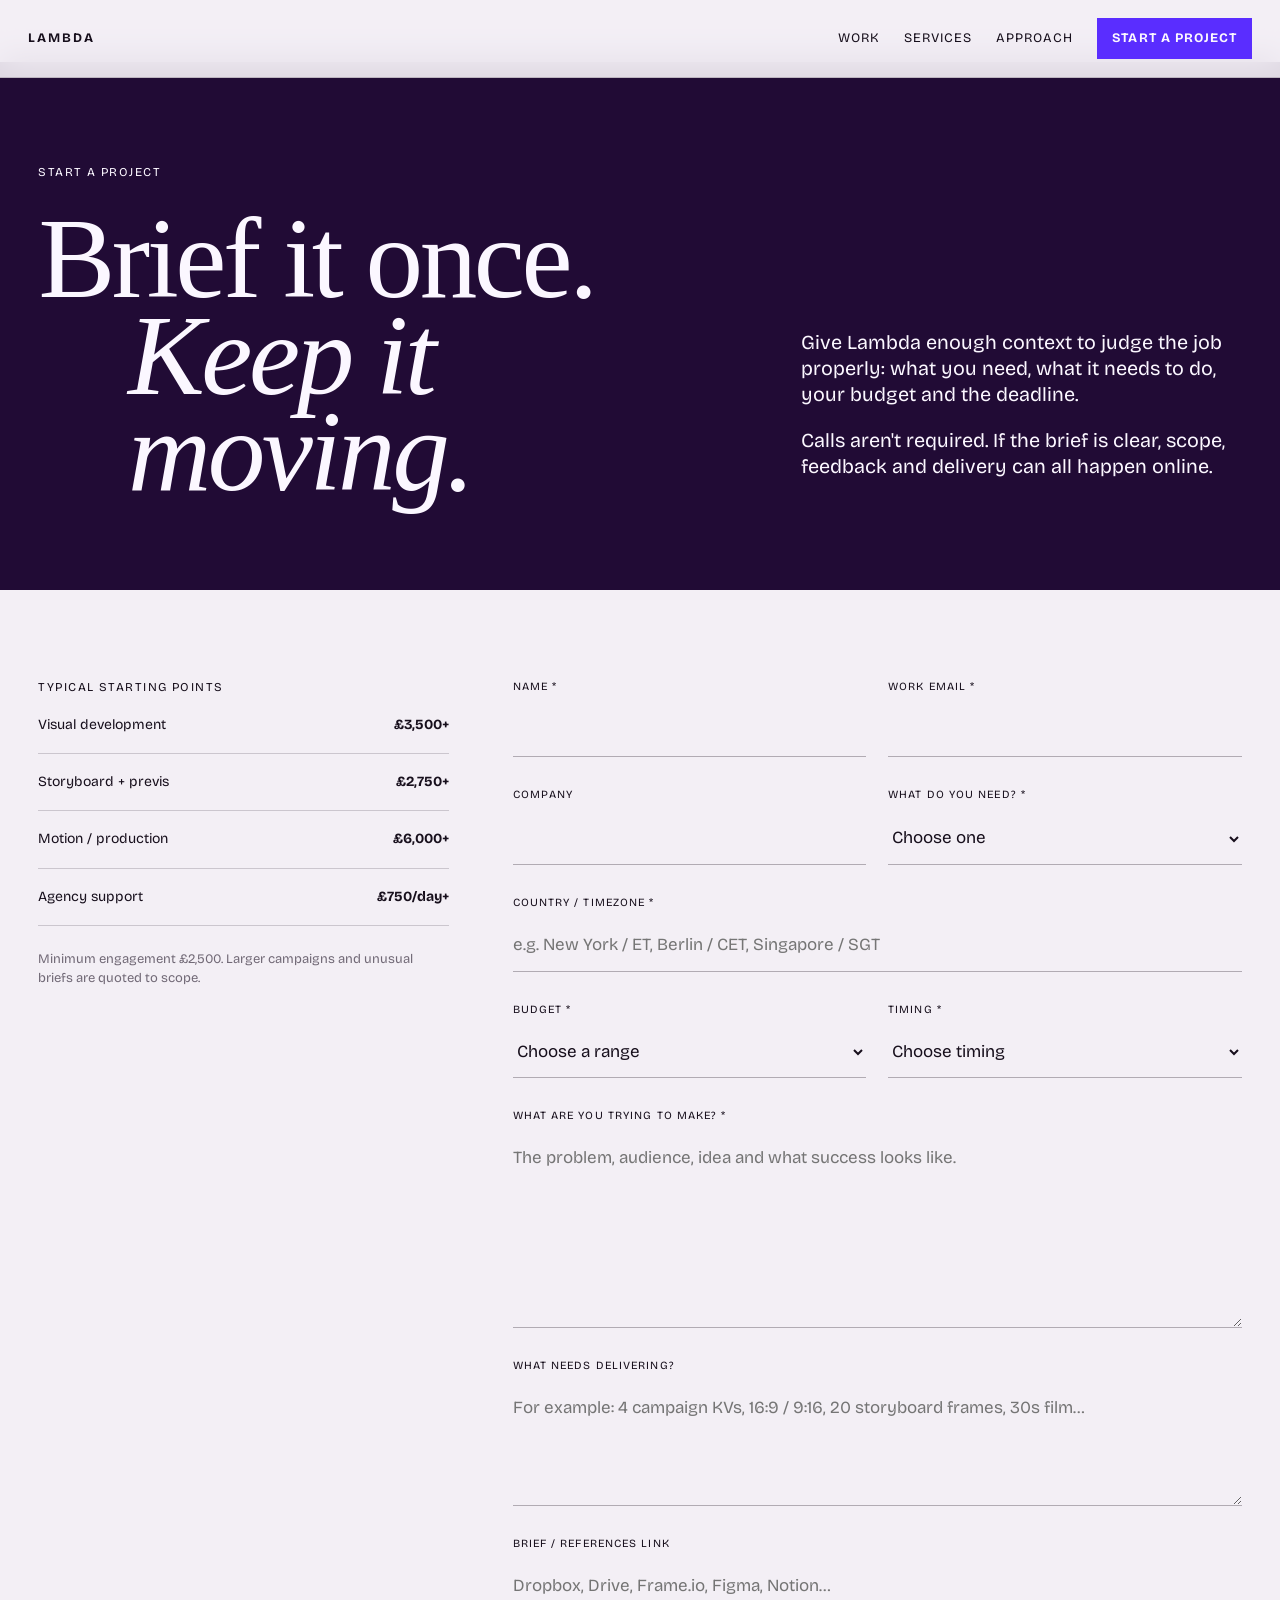
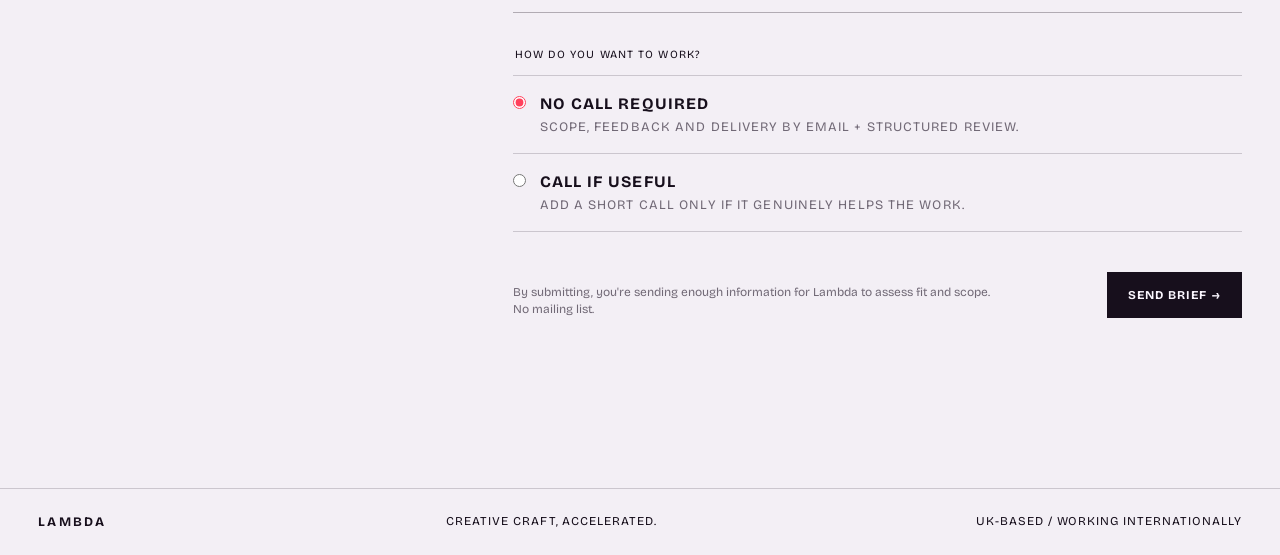
<file: start-project.html>
<!doctype html>
<html lang="en-GB">
<head>
  <meta charset="utf-8">
  <meta name="viewport" content="width=device-width,initial-scale=1">
  <meta name="description" content="Start a project with Lambda — visual development, storyboards, motion and agency production support.">
  <title>Start a project — Lambda</title>
  <link rel="preconnect" href="https://fonts.googleapis.com">
  <link rel="preconnect" href="https://fonts.gstatic.com" crossorigin>
  <link rel="preconnect" href="https://api.fontshare.com">
  <link href="https://fonts.googleapis.com/css2?family=Bricolage+Grotesque:opsz,wght@12..96,300..800&display=swap" rel="stylesheet">
  <link href="https://api.fontshare.com/v2/css?f[]=boska@300,301,400,401,500,501&display=swap" rel="stylesheet">
  <link rel="stylesheet" href="styles.css">
</head>
<body class="start-page">
  <header class="site-nav">
    <a class="brand" href="index.html" aria-label="Lambda home"><span class="brand-word">Lambda</span></a>
    <nav aria-label="Primary"><a href="index.html#work">Work</a><a href="index.html#services">Services</a><a class="nav-optional" href="index.html#approach">Approach</a><a class="nav-cta nav-cta--current" href="#project-form">Start a project</a></nav>
  </header>
  <main>
    <section class="start-hero">
      <div><div class="eyebrow">Start a project</div><h1>Brief it once.<br><em>Keep it moving.</em></h1></div>
      <div class="start-intro"><p>Give Lambda enough context to judge the job properly: what you need, what it needs to do, your budget and the deadline.</p><p>Calls aren't required. If the brief is clear, scope, feedback and delivery can all happen online.</p></div>
    </section>

    <section class="intake-shell">
      <aside class="intake-aside">
        <div class="eyebrow">Typical starting points</div>
        <div class="intake-price"><span>Visual development</span><strong>£3,500+</strong></div>
        <div class="intake-price"><span>Storyboard + previs</span><strong>£2,750+</strong></div>
        <div class="intake-price"><span>Motion / production</span><strong>£6,000+</strong></div>
        <div class="intake-price"><span>Agency support</span><strong>£750/day+</strong></div>
        <p class="intake-note">Minimum engagement £2,500. Larger campaigns and unusual briefs are quoted to scope.</p>
      </aside>

      <div class="intake-form-wrap">
        <form class="intake-form" id="project-form">
          <div class="form-grid form-grid--two">
            <label><span>Name *</span><input name="name" autocomplete="name" required></label>
            <label><span>Work email *</span><input name="email" type="email" autocomplete="email" required></label>
          </div>
          <div class="form-grid form-grid--two">
            <label><span>Company</span><input name="company" autocomplete="organization"></label>
            <label><span>What do you need? *</span><select name="service" required><option value="">Choose one</option><option value="visual">Visual Development Sprint</option><option value="storyboard">Storyboard + Previs Sprint</option><option value="motion">Motion / Campaign Production</option><option value="agency">Agency / White-label Support</option><option value="custom">Something else</option></select></label>
          </div>
          <label><span>Country / timezone *</span><input name="location" autocomplete="country-name" placeholder="e.g. New York / ET, Berlin / CET, Singapore / SGT" required></label>
          <div class="form-grid form-grid--two">
            <label><span>Budget *</span><select name="budget" required><option value="">Choose a range</option><option value="under-2">Under £2,500</option><option value="2-5">£2,500–£5k</option><option value="5-10">£5k–£10k</option><option value="10-25">£10k–£25k</option><option value="25-plus">£25k+</option></select></label>
            <label><span>Timing *</span><select name="timing" required><option value="">Choose timing</option><option value="under-week">Within a week</option><option value="2-4-weeks">2–4 weeks</option><option value="1-2-months">1–2 months</option><option value="flexible">Flexible / exploring</option></select></label>
          </div>
          <label><span>What are you trying to make? *</span><textarea name="brief" rows="7" maxlength="4000" placeholder="The problem, audience, idea and what success looks like." required></textarea></label>
          <label><span>What needs delivering?</span><textarea name="deliverables" rows="4" maxlength="2000" placeholder="For example: 4 campaign KVs, 16:9 / 9:16, 20 storyboard frames, 30s film…"></textarea></label>
          <label><span>Brief / references link</span><input name="reference" type="url" placeholder="Dropbox, Drive, Frame.io, Figma, Notion…"></label>

          <fieldset class="work-style">
            <legend>How do you want to work?</legend>
            <label><input type="radio" name="workStyle" value="remote" checked><span><strong>No call required</strong><small>Scope, feedback and delivery by email + structured review.</small></span></label>
            <label><input type="radio" name="workStyle" value="call-if-useful"><span><strong>Call if useful</strong><small>Add a short call only if it genuinely helps the work.</small></span></label>
          </fieldset>

          <label class="honeypot" aria-hidden="true"><span>Website</span><input name="website" tabindex="-1" autocomplete="off"></label>
          <div class="form-submit-row"><p>By submitting, you're sending enough information for Lambda to assess fit and scope. No mailing list.</p><button class="project-submit" type="submit">Send brief →</button></div>
          <div class="form-status" id="form-status" role="status" aria-live="polite"></div>
        </form>
      </div>
    </section>
  </main>
  <footer><a class="brand brand--footer" href="index.html"><span class="brand-word">Lambda</span></a><div>Creative craft, accelerated.</div><div>UK-based / Working internationally</div></footer>

  <script>
    const form=document.getElementById('project-form');
    const status=document.getElementById('form-status');
    const requested=new URLSearchParams(location.search).get('service');
    if(requested && form.elements.service.querySelector('option[value="'+requested+'"]')) form.elements.service.value=requested;
    form.addEventListener('submit',async(event)=>{
      event.preventDefault();
      const button=form.querySelector('button[type="submit"]');
      status.className='form-status'; status.textContent='Sending…'; button.disabled=true;
      const data=Object.fromEntries(new FormData(form).entries()); data.source=location.href;
      try{
        const response=await fetch('/api/enquiry',{method:'POST',headers:{'content-type':'application/json'},body:JSON.stringify(data)});
        const result=await response.json().catch(()=>({}));
        if(!response.ok) throw new Error(result.message || 'Could not send the brief.');
        status.className='form-status is-success'; status.textContent=result.message || 'Brief sent. Lambda will review it and reply by email.'; form.reset();
      }catch(error){status.className='form-status is-error';status.textContent=error.message}
      finally{button.disabled=false}
    });
  </script>
</body>
</html>
</file>
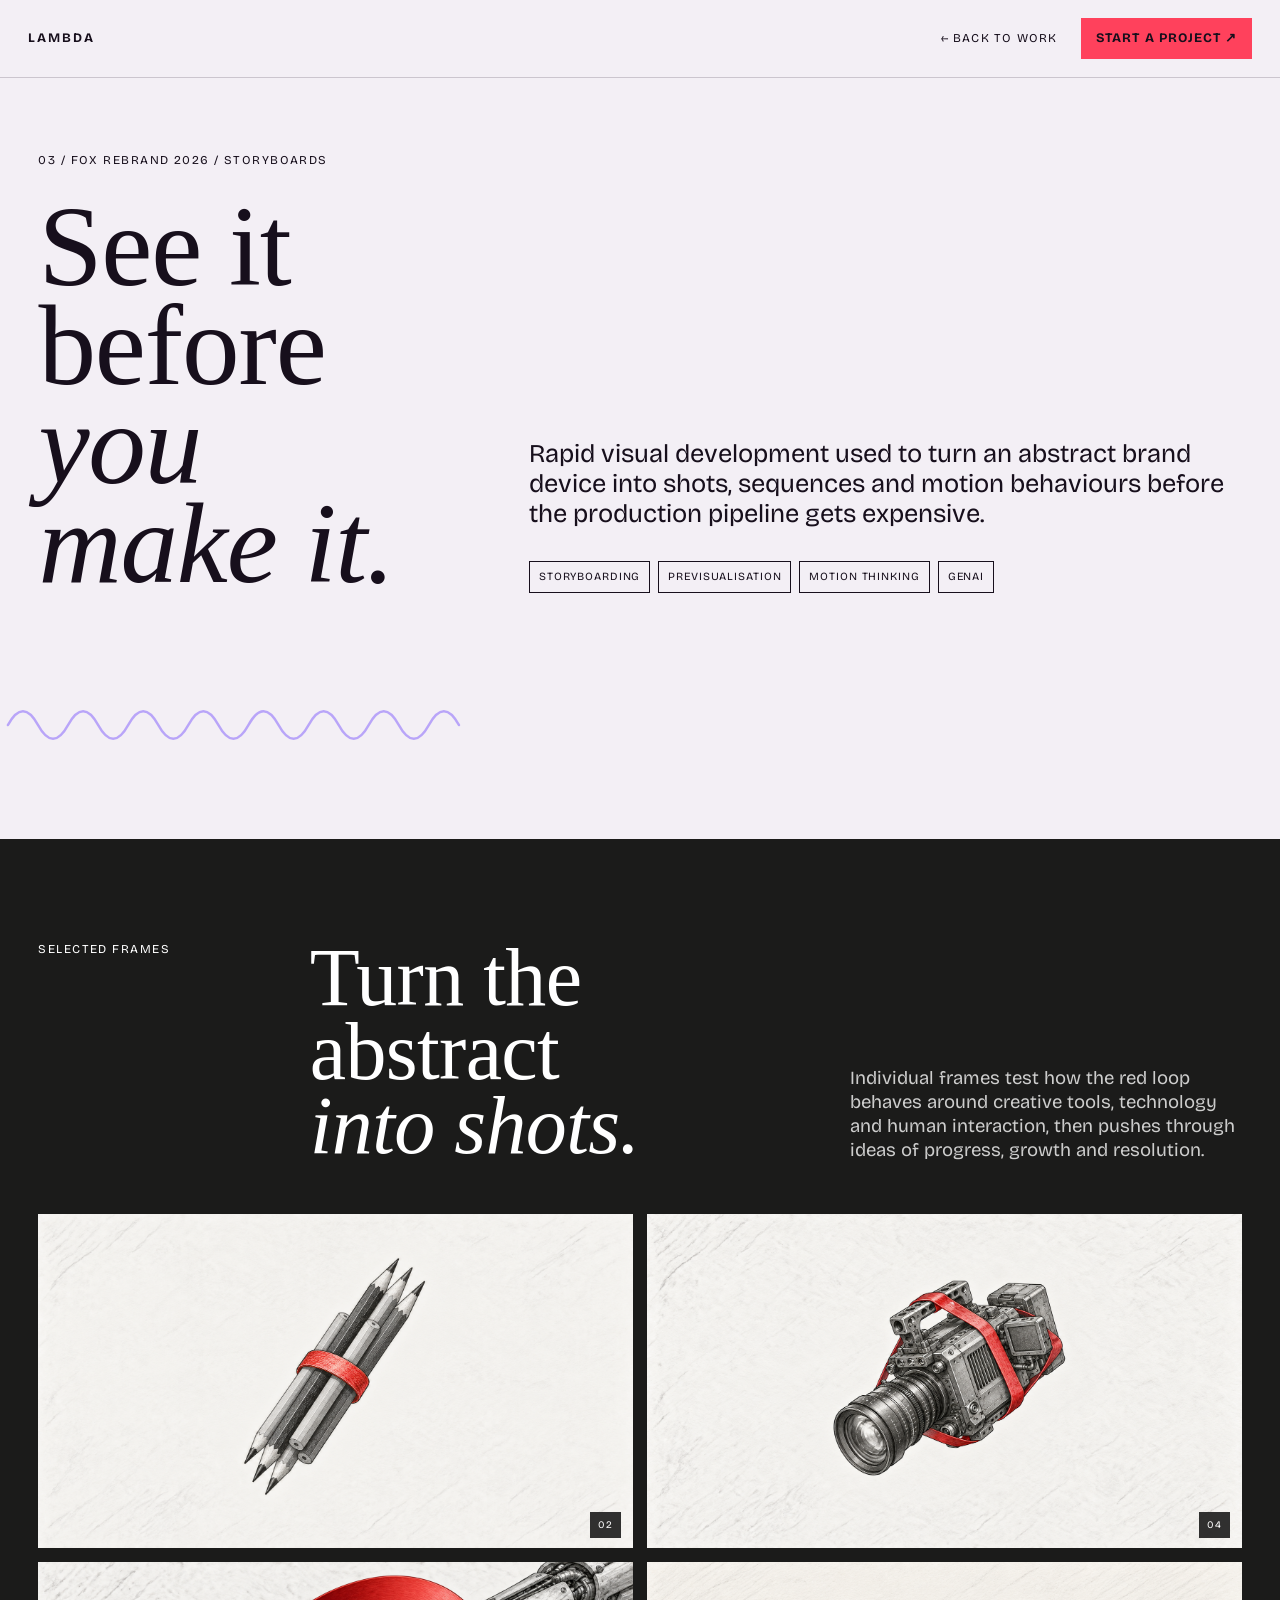
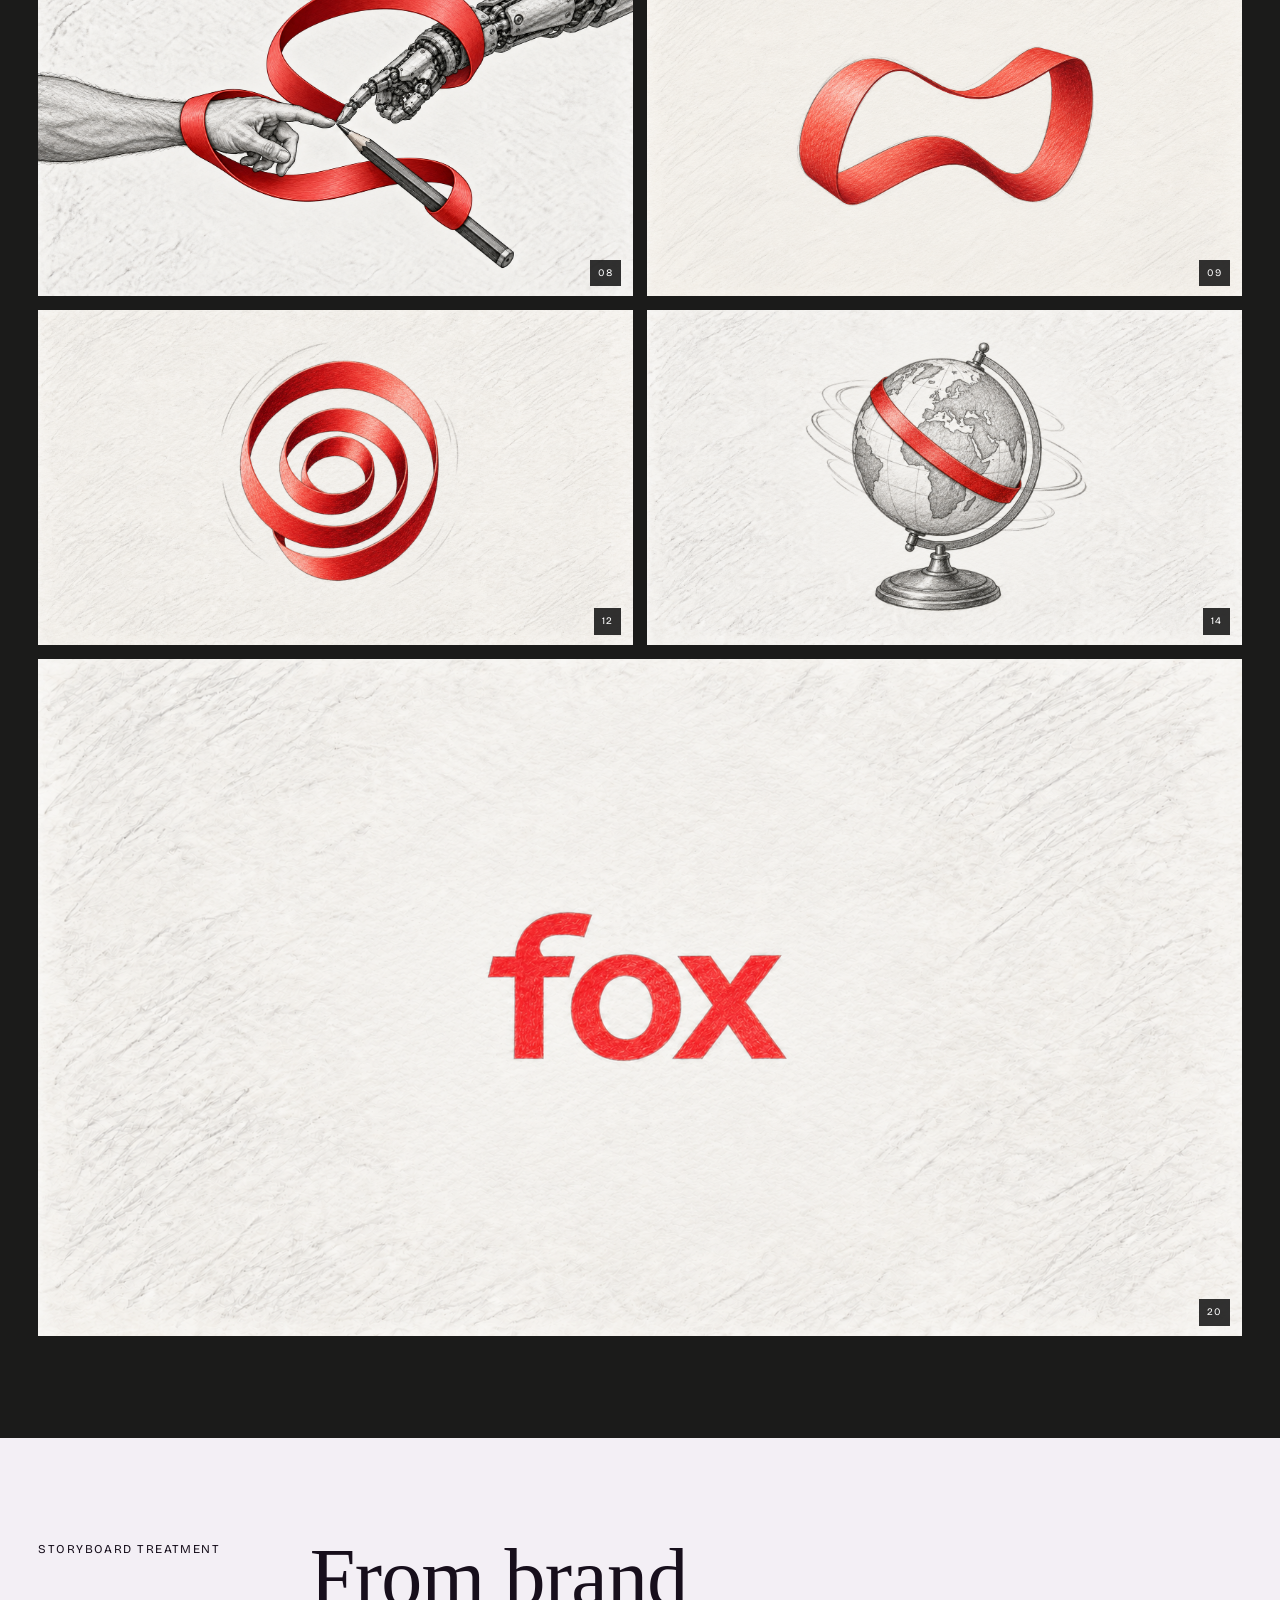
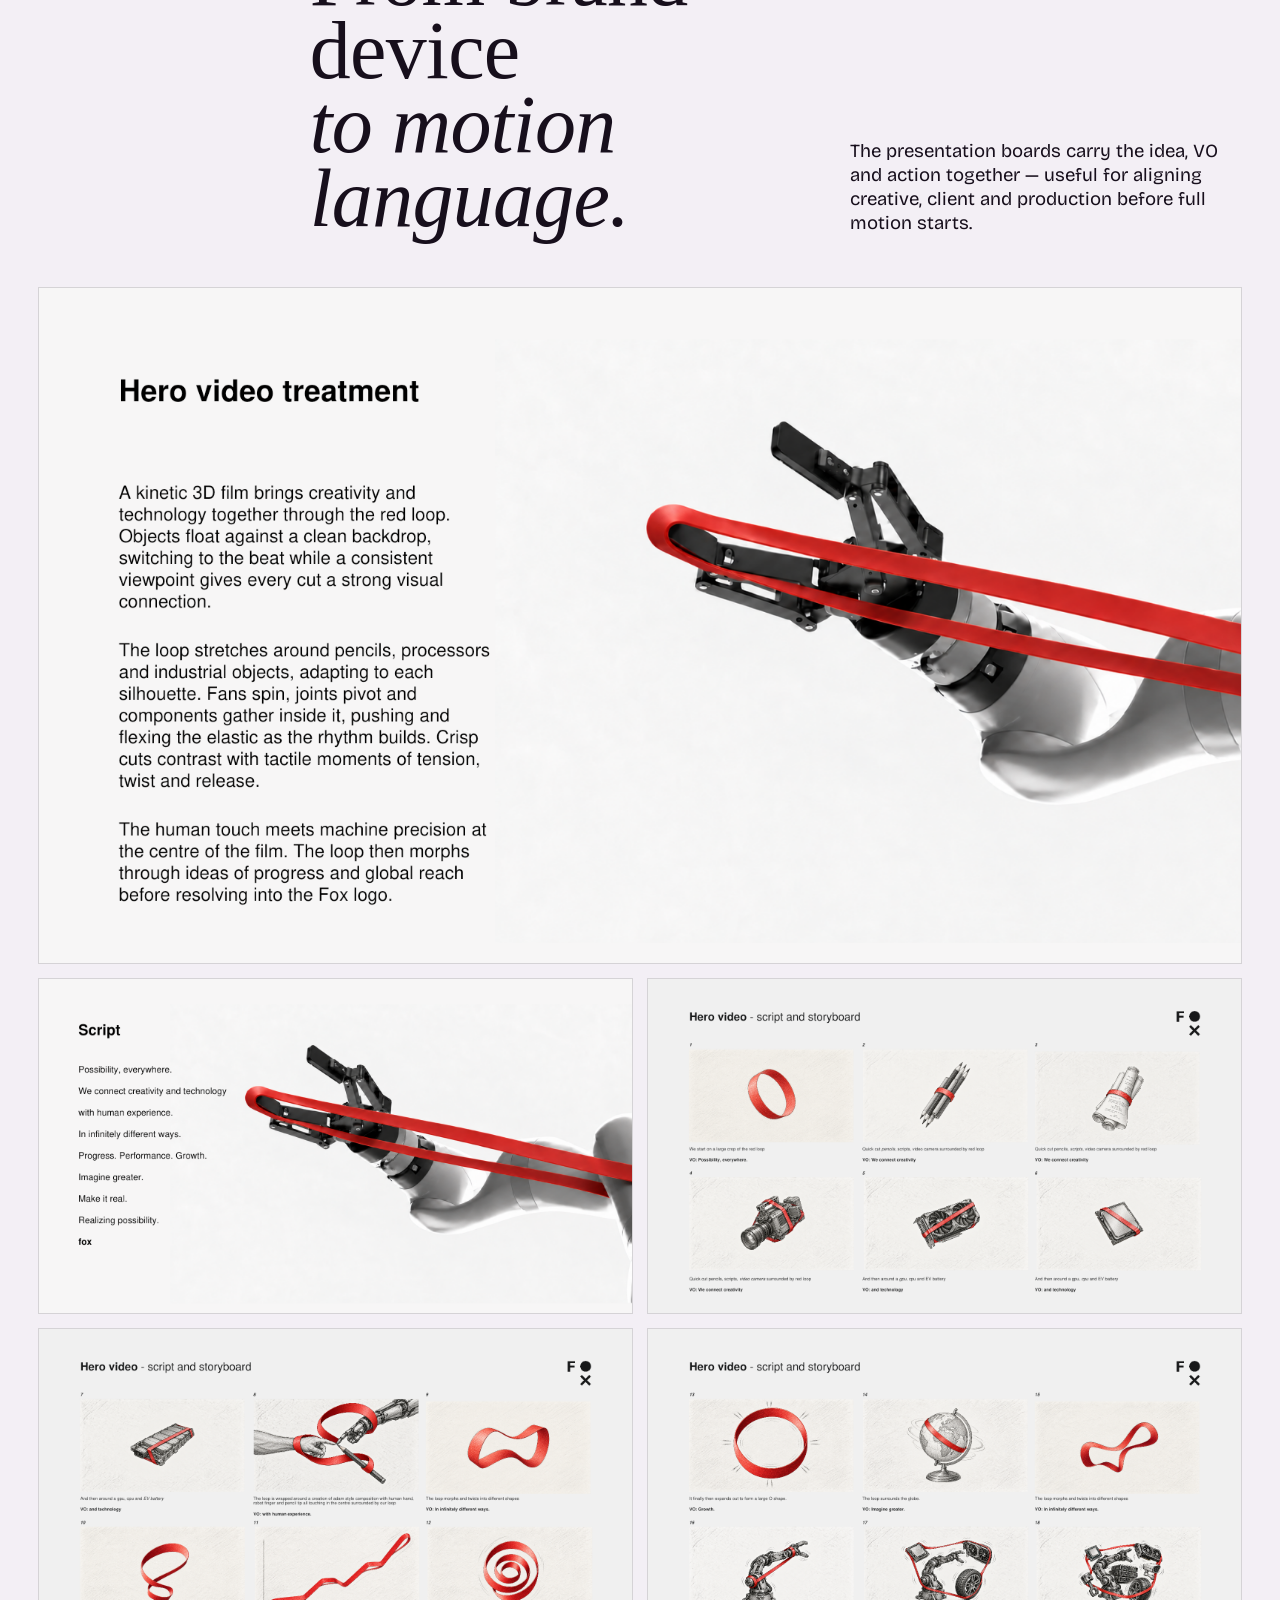
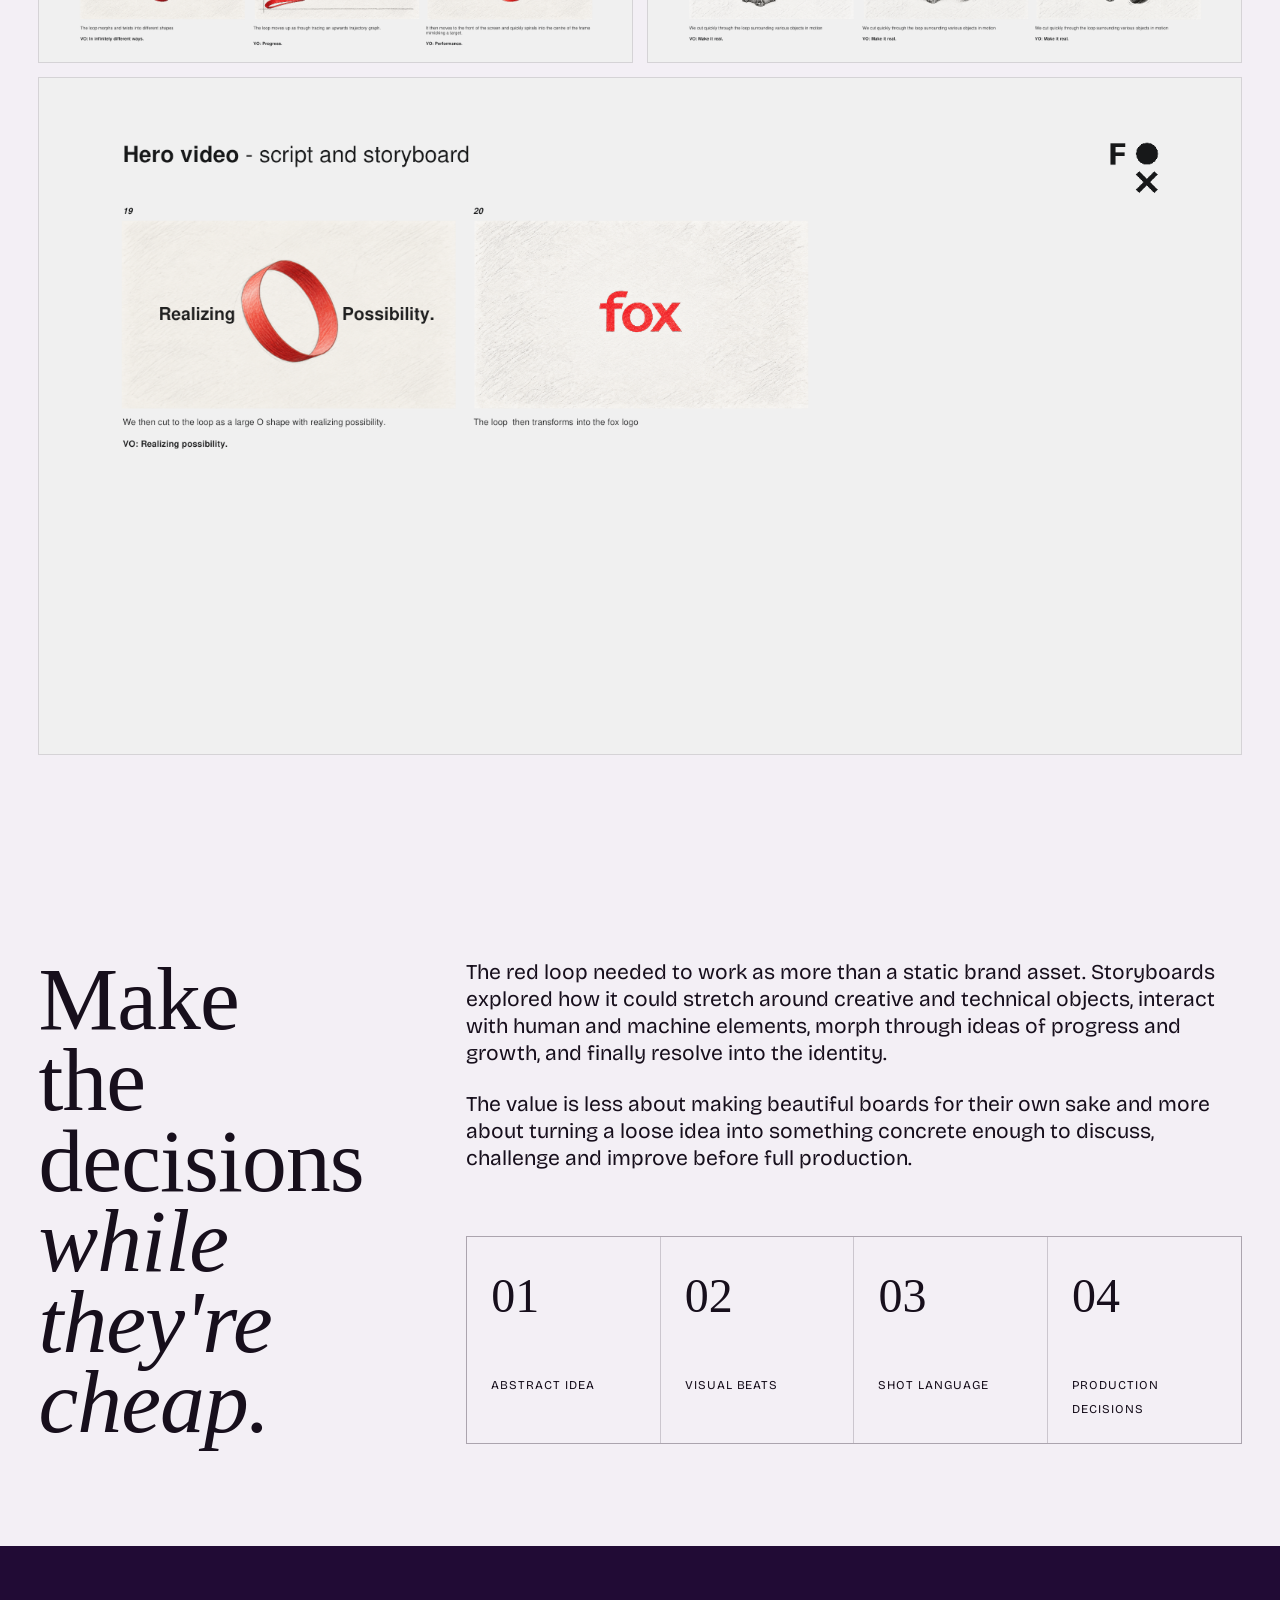
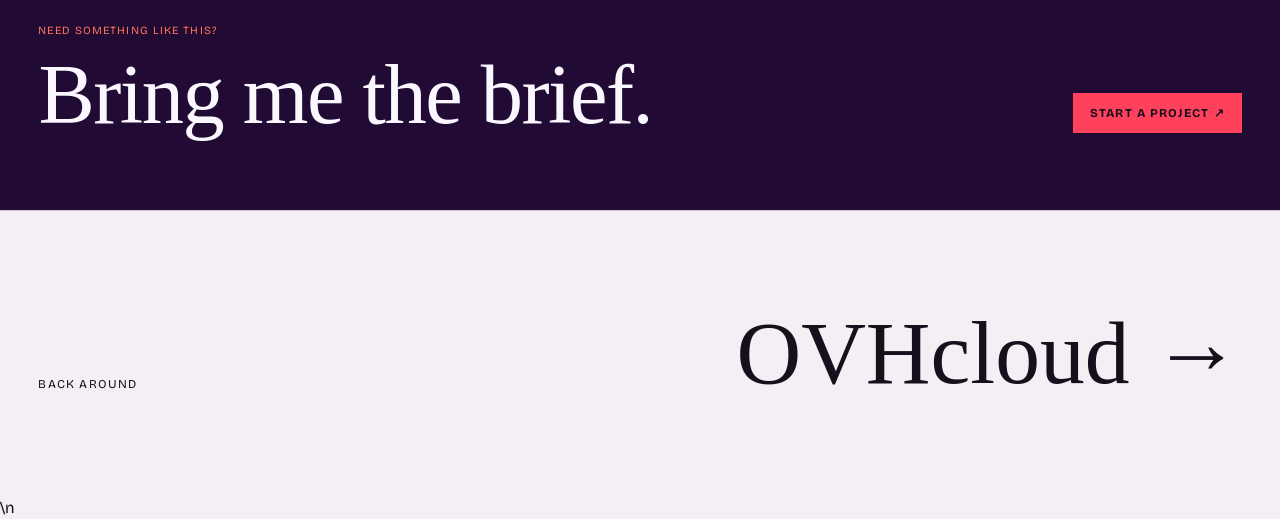
<file: projects/fox-storyboards.html>
<!doctype html>
<html lang="en-GB">
<head>
<meta charset="utf-8"><meta name="viewport" content="width=device-width,initial-scale=1">
<title>Fox storyboards — Lambda</title>
<link rel="preconnect" href="https://fonts.googleapis.com"><link rel="preconnect" href="https://fonts.gstatic.com" crossorigin>
<link rel="preconnect" href="https://api.fontshare.com">
<link href="https://fonts.googleapis.com/css2?family=Bricolage+Grotesque:opsz,wght@12..96,300..800&display=swap" rel="stylesheet">
<link href="https://api.fontshare.com/v2/css?f[]=boska@300,301,400,401,500,501&display=swap" rel="stylesheet">
<link rel="stylesheet" href="../styles.css"><link rel="stylesheet" href="../project.css">
</head>
<body class="project-page">
<header class="site-nav"><a class="brand" href="../index.html"><span class="brand-word">Lambda</span></a><nav aria-label="Project navigation"><a class="project-back" href="../index.html#work">← Back to work</a><a class="nav-cta" href="../start-project.html">Start a project ↗</a></nav></header>
<main>
<section class="case-hero">
  <div><div class="case-kicker">03 / Fox Rebrand 2026 / Storyboards</div><h1 class="case-title">See it before<br><em>you make it.</em></h1></div>
  <div><p class="case-intro">Rapid visual development used to turn an abstract brand device into shots, sequences and motion behaviours before the production pipeline gets expensive.</p><div class="case-meta"><span>Storyboarding</span><span>Previsualisation</span><span>Motion thinking</span><span>GenAI</span></div></div>
</section>

<section class="storyboard-section storyboard-section--fox">
  <div class="storyboard-head">
    <div class="case-kicker">Selected frames</div>
    <h2>Turn the abstract<br><em>into shots.</em></h2>
    <p>Individual frames test how the red loop behaves around creative tools, technology and human interaction, then pushes through ideas of progress, growth and resolution.</p>
  </div>
  <div class="storyboard-gallery">
    <figure><img src="../assets/fox/storyboards/Frame_02.png" alt="Fox storyboard frame 2"><figcaption>02</figcaption></figure>
    <figure><img src="../assets/fox/storyboards/Frame_04.png" alt="Fox storyboard frame 4"><figcaption>04</figcaption></figure>
    <figure><img src="../assets/fox/storyboards/Frame_08.png" alt="Fox storyboard frame 8"><figcaption>08</figcaption></figure>
    <figure><img src="../assets/fox/storyboards/Frame_09.png" alt="Fox storyboard frame 9"><figcaption>09</figcaption></figure>
    <figure><img src="../assets/fox/storyboards/Frame_12.png" alt="Fox storyboard frame 12"><figcaption>12</figcaption></figure>
    <figure><img src="../assets/fox/storyboards/Frame_14.png" alt="Fox storyboard frame 14"><figcaption>14</figcaption></figure>
    <figure class="wide"><img src="../assets/fox/storyboards/Frame_20.png" alt="Fox storyboard frame 20"><figcaption>20</figcaption></figure>
  </div>
</section>

<section class="fox-deck-section">
  <div class="storyboard-head">
    <div class="case-kicker">Storyboard treatment</div>
    <h2>From brand device<br><em>to motion language.</em></h2>
    <p>The presentation boards carry the idea, VO and action together — useful for aligning creative, client and production before full motion starts.</p>
  </div>
  <div class="fox-slide-gallery">
    <figure class="wide"><img src="../assets/fox/slides/Slide_05.png" alt="Fox storyboard treatment slide 5"></figure>
    <figure><img src="../assets/fox/slides/Slide_07.png" alt="Fox storyboard treatment slide 7"></figure>
    <figure><img src="../assets/fox/slides/Slide_08.png" alt="Fox storyboard treatment slide 8"></figure>
    <figure><img src="../assets/fox/slides/Slide_09.png" alt="Fox storyboard treatment slide 9"></figure>
    <figure><img src="../assets/fox/slides/Slide_10.png" alt="Fox storyboard treatment slide 10"></figure>
    <figure class="wide"><img src="../assets/fox/slides/Slide_11.png" alt="Fox storyboard treatment slide 11"></figure>
  </div>
</section>

<section class="case-section case-section--split">
  <h2>Make the decisions<br><em>while they're cheap.</em></h2>
  <div class="case-copy"><p>The red loop needed to work as more than a static brand asset. Storyboards explored how it could stretch around creative and technical objects, interact with human and machine elements, morph through ideas of progress and growth, and finally resolve into the identity.</p><p>The value is less about making beautiful boards for their own sake and more about turning a loose idea into something concrete enough to discuss, challenge and improve before full production.</p>
    <div class="process-grid"><div><b>01</b><span>Abstract idea</span></div><div><b>02</b><span>Visual beats</span></div><div><b>03</b><span>Shot language</span></div><div><b>04</b><span>Production decisions</span></div></div>
  </div>
</section>
<section class="case-cta"><div><span>Need something like this?</span><h2>Bring me the brief.</h2></div><a class="primary-cta" href="../start-project.html">Start a project ↗</a></section>
<section class="next-project"><a href="ovhcloud.html"><span>Back around</span><strong>OVHcloud →</strong></a></section>
</main>
<script src="../script.js"></script>\n</body></html>
</file>
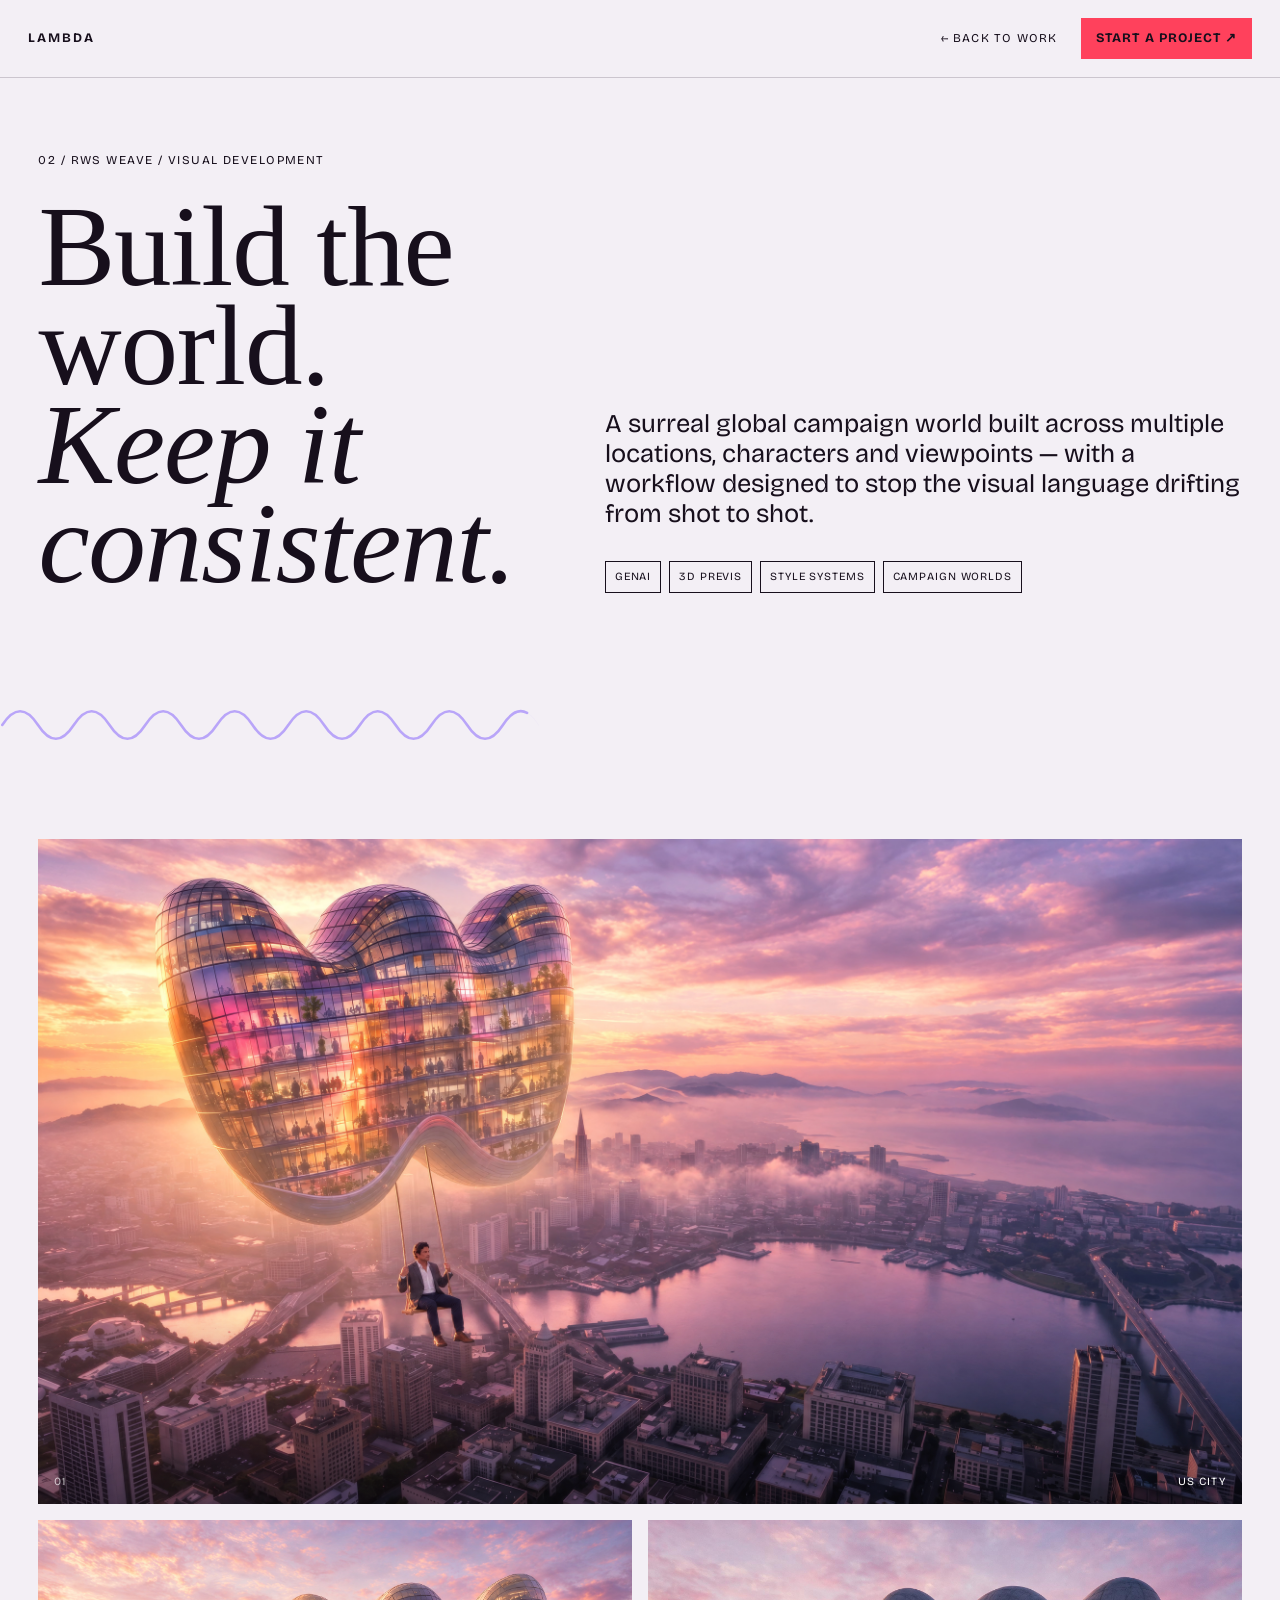
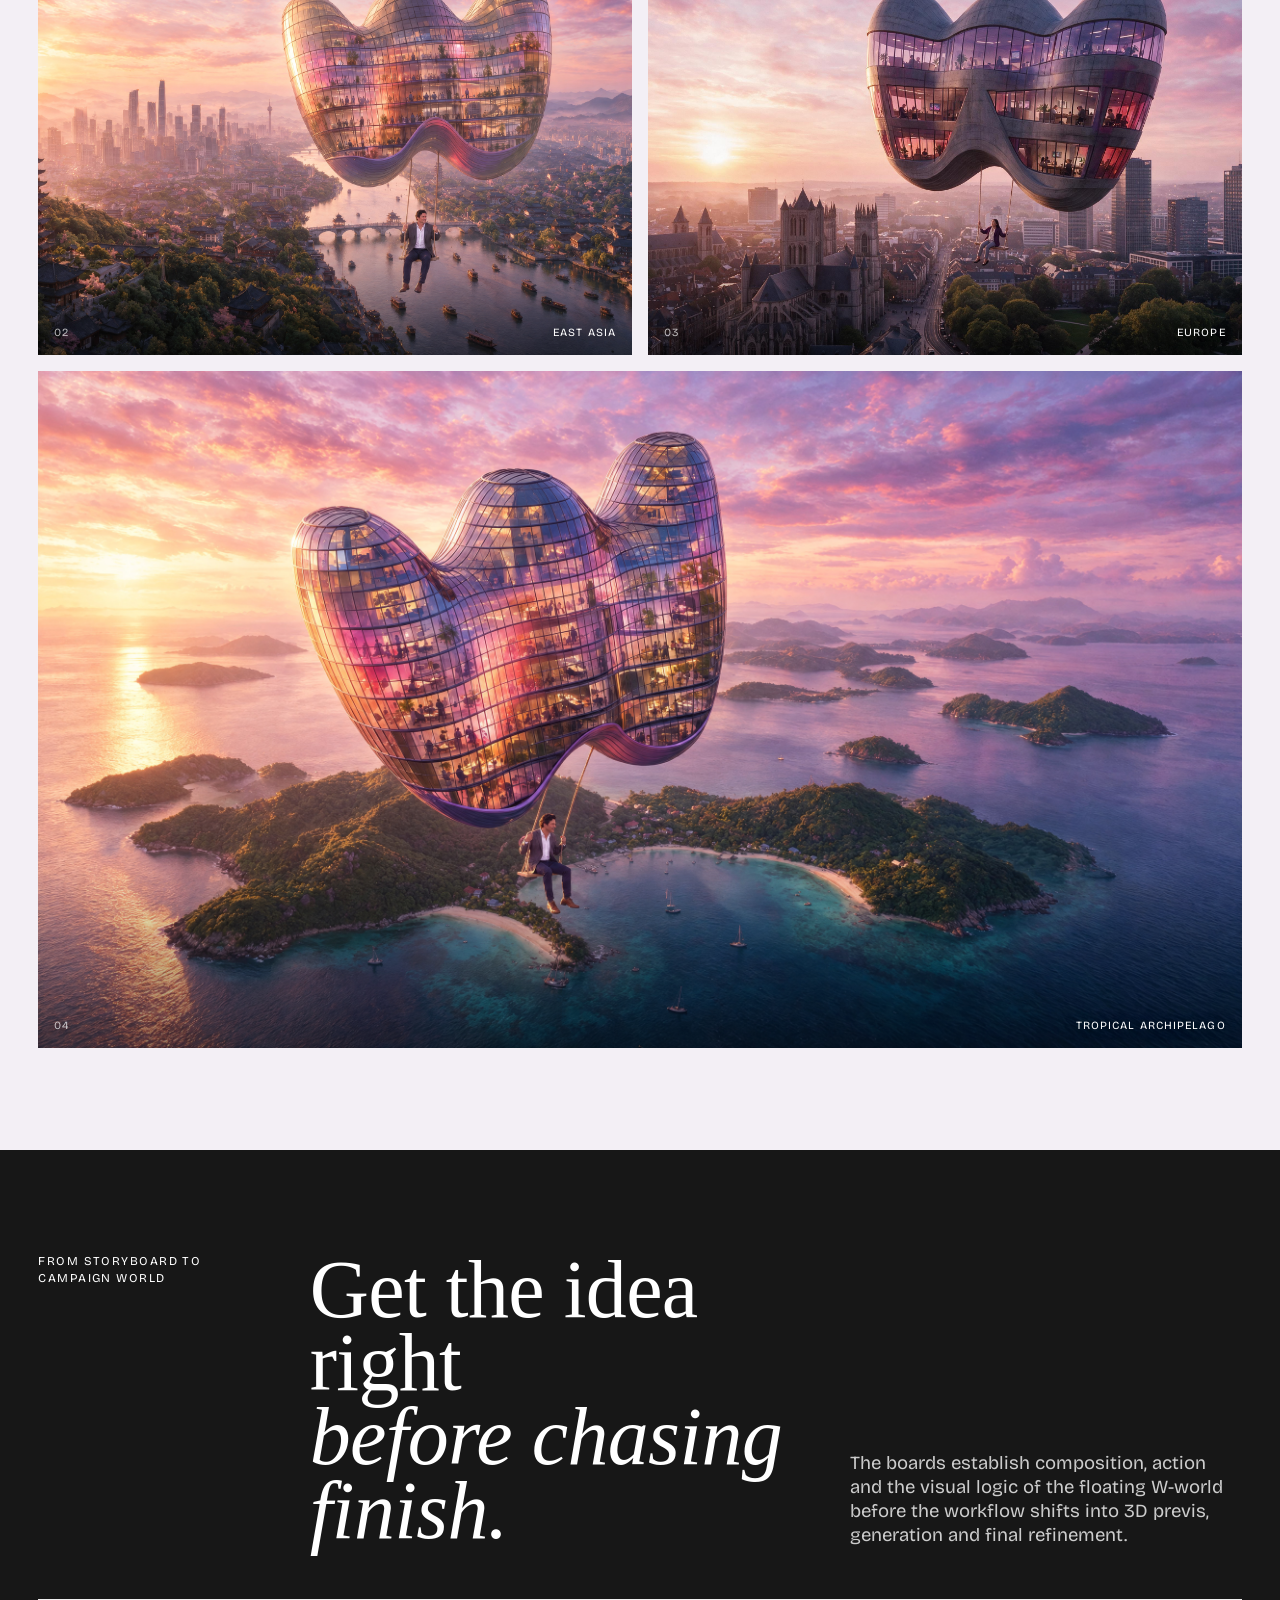
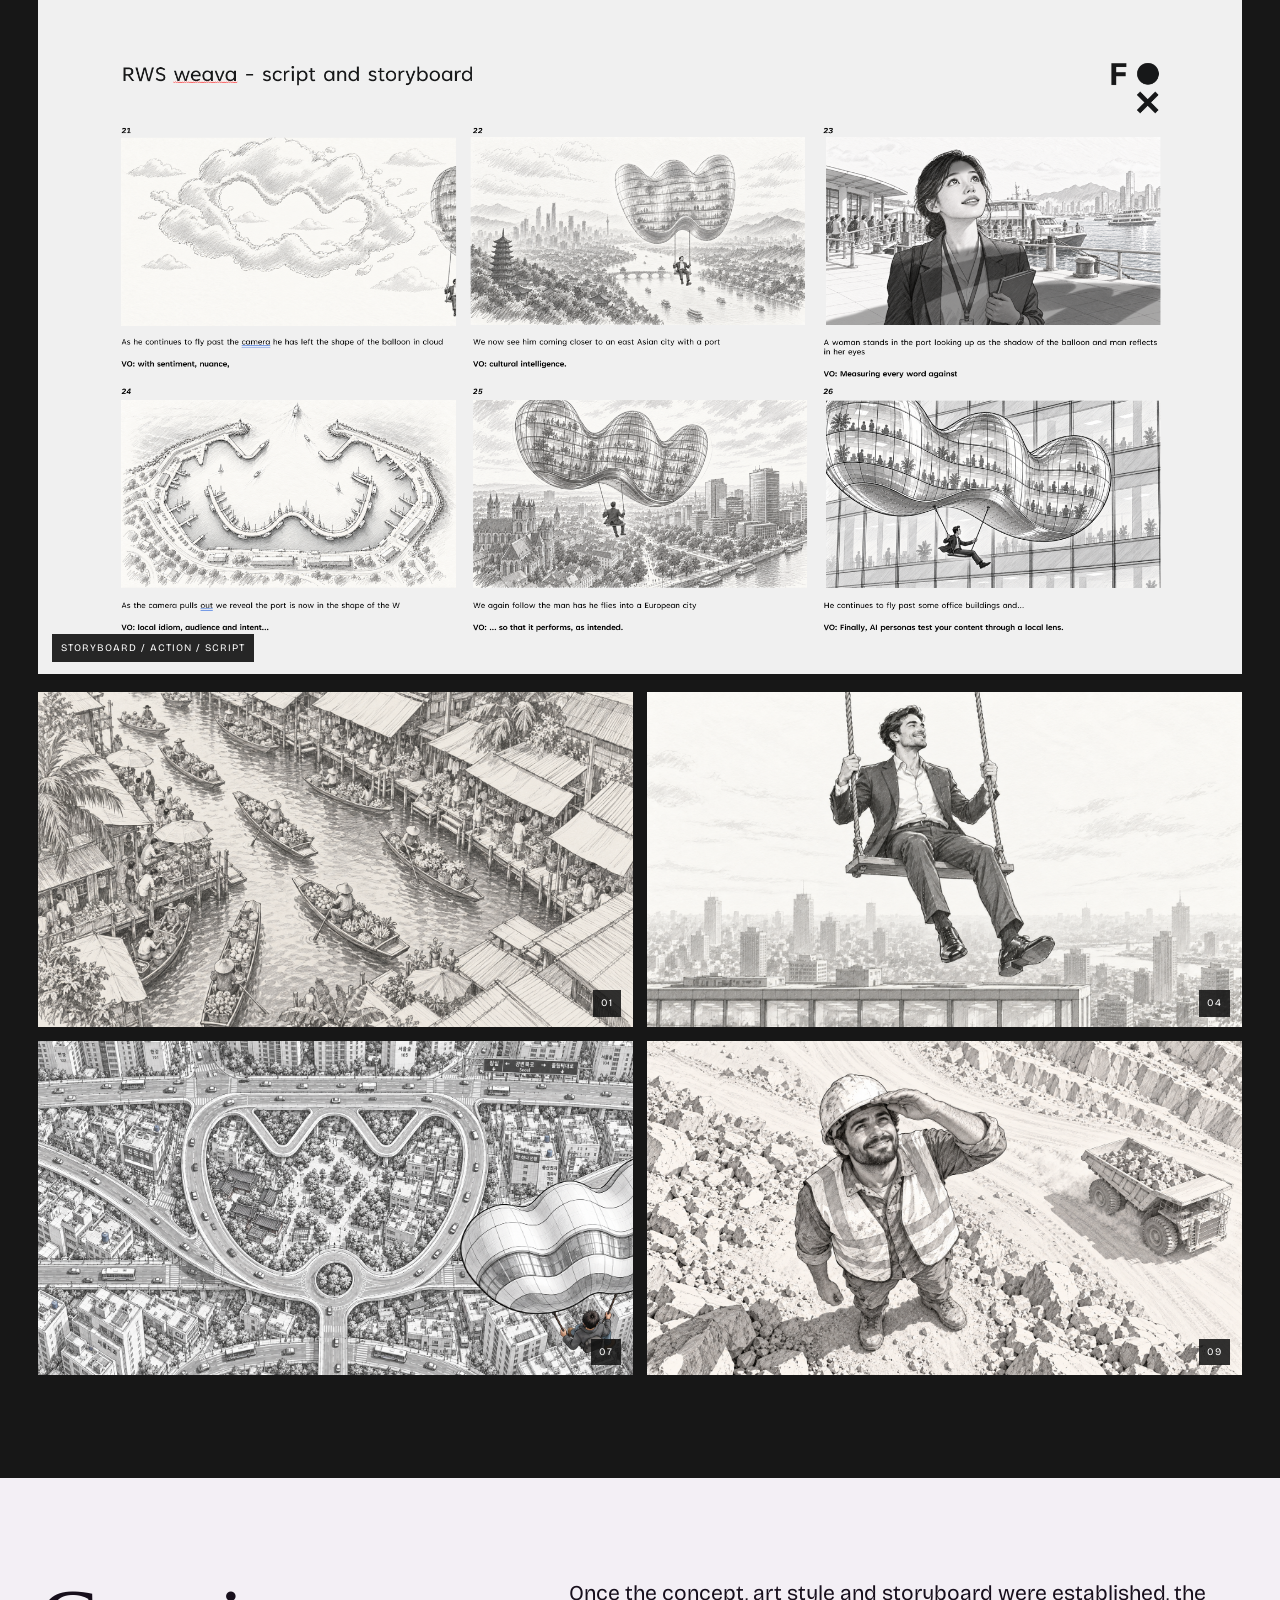
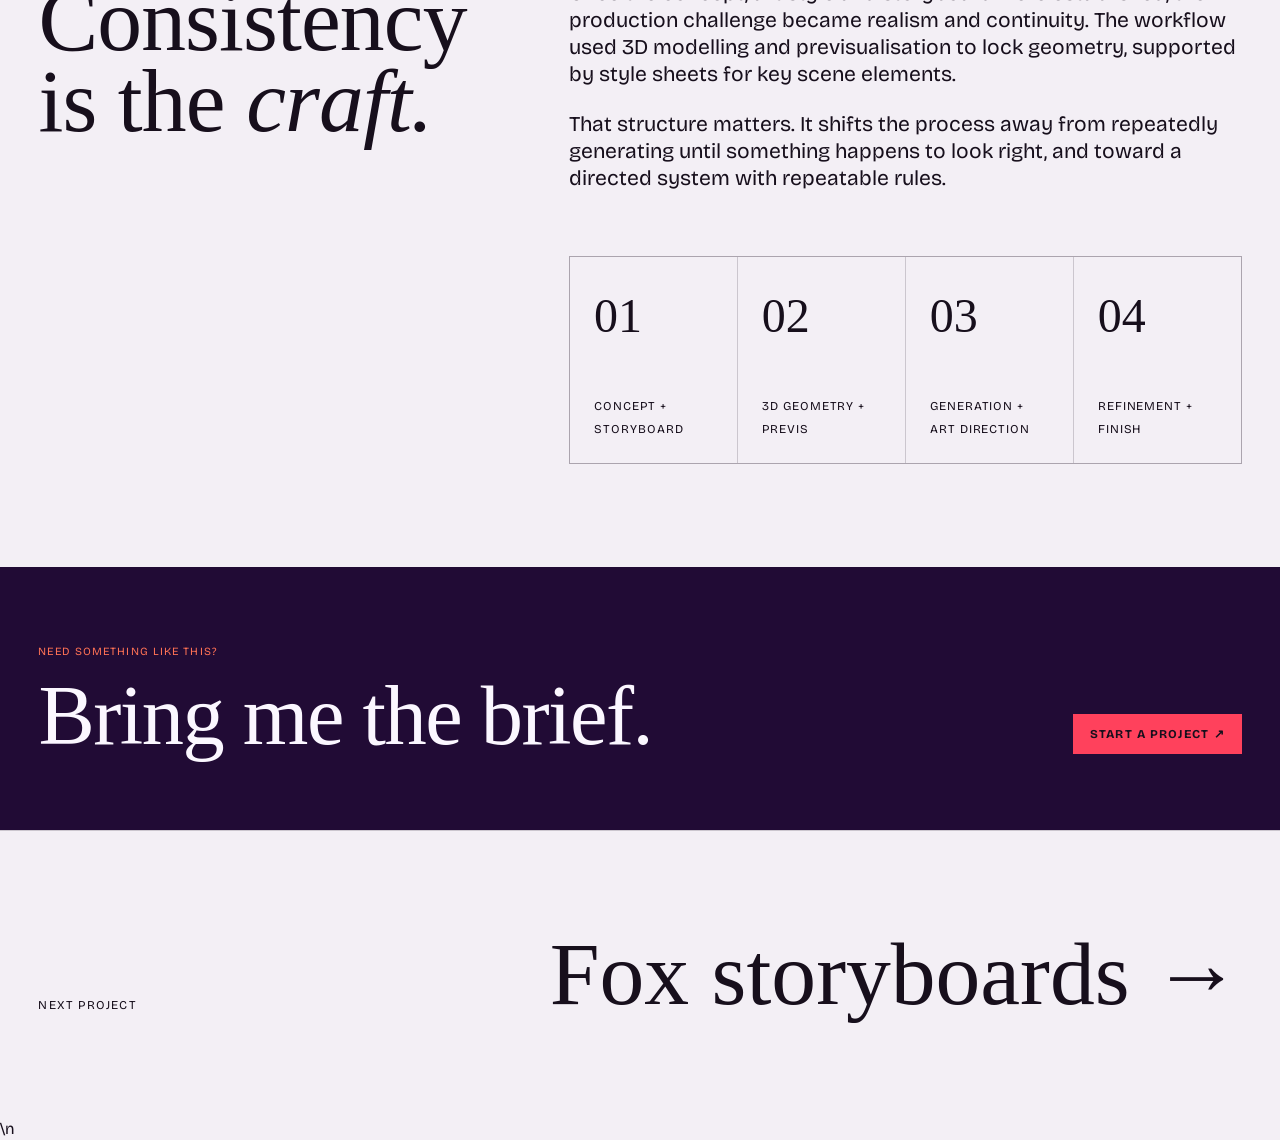
<file: projects/rws-weave.html>
<!doctype html>
<html lang="en-GB">
<head>
<meta charset="utf-8"><meta name="viewport" content="width=device-width,initial-scale=1">
<title>RWS Weave — Lambda</title>
<link rel="preconnect" href="https://fonts.googleapis.com"><link rel="preconnect" href="https://fonts.gstatic.com" crossorigin>
<link rel="preconnect" href="https://api.fontshare.com">
<link href="https://fonts.googleapis.com/css2?family=Bricolage+Grotesque:opsz,wght@12..96,300..800&display=swap" rel="stylesheet">
<link href="https://api.fontshare.com/v2/css?f[]=boska@300,301,400,401,500,501&display=swap" rel="stylesheet">
<link rel="stylesheet" href="../styles.css"><link rel="stylesheet" href="../project.css">
</head>
<body class="project-page">
<header class="site-nav"><a class="brand" href="../index.html"><span class="brand-word">Lambda</span></a><nav aria-label="Project navigation"><a class="project-back" href="../index.html#work">← Back to work</a><a class="nav-cta" href="../start-project.html">Start a project ↗</a></nav></header>
<main>
<section class="case-hero">
  <div><div class="case-kicker">02 / RWS Weave / Visual development</div><h1 class="case-title">Build the world.<br><em>Keep it consistent.</em></h1></div>
  <div><p class="case-intro">A surreal global campaign world built across multiple locations, characters and viewpoints — with a workflow designed to stop the visual language drifting from shot to shot.</p><div class="case-meta"><span>GenAI</span><span>3D previs</span><span>Style systems</span><span>Campaign worlds</span></div></div>
</section>
<div class="case-gallery case-gallery--images">
  <figure class="wide"><img src="../assets/rws/USA%20(01).jpg" alt="RWS Weave campaign visual over a US city"><figcaption><span>01</span> US city</figcaption></figure>
  <figure><img src="../assets/rws/East%20Asia%20(02).jpg" alt="RWS Weave campaign visual over an East Asian city"><figcaption><span>02</span> East Asia</figcaption></figure>
  <figure><img src="../assets/rws/Europe%20(03).jpg" alt="RWS Weave campaign visual over a European city"><figcaption><span>03</span> Europe</figcaption></figure>
  <figure class="wide"><img src="../assets/rws/Archipelago%20(04).jpg" alt="RWS Weave campaign visual over a tropical archipelago"><figcaption><span>04</span> Tropical archipelago</figcaption></figure>
</div>

<section class="storyboard-section">
  <div class="storyboard-head">
    <div class="case-kicker">From storyboard to campaign world</div>
    <h2>Get the idea right<br><em>before chasing finish.</em></h2>
    <p>The boards establish composition, action and the visual logic of the floating W-world before the workflow shifts into 3D previs, generation and final refinement.</p>
  </div>
  <figure class="storyboard-overview"><img src="../assets/rws/Screenshot%202026-10-06%20160655.png" alt="RWS Weave storyboard overview showing frames with action and script"><figcaption>Storyboard / action / script</figcaption></figure>
  <div class="storyboard-gallery">
    <figure><img src="../assets/rws/storyboards/frame_01.png" alt="RWS Weave storyboard frame 1"><figcaption>01</figcaption></figure>
    <figure><img src="../assets/rws/storyboards/frame_04.png" alt="RWS Weave storyboard frame 4"><figcaption>04</figcaption></figure>
    <figure><img src="../assets/rws/storyboards/frame_07.png" alt="RWS Weave storyboard frame 7"><figcaption>07</figcaption></figure>
    <figure><img src="../assets/rws/storyboards/frame_09.png" alt="RWS Weave storyboard frame 9"><figcaption>09</figcaption></figure>
  </div>
</section>

<section class="case-section case-section--split">
  <h2>Consistency is the <em>craft.</em></h2>
  <div class="case-copy"><p>Once the concept, art style and storyboard were established, the production challenge became realism and continuity. The workflow used 3D modelling and previsualisation to lock geometry, supported by style sheets for key scene elements.</p><p>That structure matters. It shifts the process away from repeatedly generating until something happens to look right, and toward a directed system with repeatable rules.</p>
    <div class="process-grid"><div><b>01</b><span>Concept + storyboard</span></div><div><b>02</b><span>3D geometry + previs</span></div><div><b>03</b><span>Generation + art direction</span></div><div><b>04</b><span>Refinement + finish</span></div></div>
  </div>
</section>
<section class="case-cta"><div><span>Need something like this?</span><h2>Bring me the brief.</h2></div><a class="primary-cta" href="../start-project.html">Start a project ↗</a></section>
<section class="next-project"><a href="fox-storyboards.html"><span>Next project</span><strong>Fox storyboards →</strong></a></section>
</main>
<script src="../script.js"></script>\n</body></html>
</file>
<file: styles.css>
:root{
  --paper:#f3eff5;--ink:#170f1c;--muted:#716976;--line:rgba(23,15,28,.18);
  --blue:#5a2dff;--orange:#ff415c;--pink:#e5d6ef;--acid:#ff7255;--clay:#1d0b2e;
  --accent:#ff415c;
  --serif:"Boska",Georgia,serif;--sans:"Bricolage Grotesque",Arial,sans-serif
}
*{box-sizing:border-box}
html{scroll-behavior:smooth}
body{margin:0;background:var(--paper);color:var(--ink);font-family:var(--sans);font-size:16px;line-height:1.45}
a{color:inherit;text-decoration:none}
img{display:block;max-width:100%}
.site-nav{position:sticky;top:0;z-index:10;display:flex;justify-content:space-between;align-items:center;padding:18px 28px;background:rgba(244,246,239,.88);backdrop-filter:blur(16px);border-bottom:1px solid var(--line)}
.brand{display:flex;align-items:baseline;gap:9px}
.brand-mark{font-family:var(--serif);font-size:34px;line-height:.8}
.brand-word{font-size:13px;text-transform:uppercase;letter-spacing:.12em}
.site-nav nav{display:flex;gap:24px;font-size:13px;text-transform:uppercase;letter-spacing:.08em}
.site-nav nav a{position:relative}
.site-nav nav a:after{content:"";position:absolute;left:0;right:100%;bottom:-3px;height:1px;background:currentColor;transition:right .25s ease}
.site-nav nav a:hover:after{right:0}
.hero{min-height:calc(100vh - 70px);padding:4vw 3vw 0;display:flex;flex-direction:column;justify-content:space-between;overflow:hidden;background:linear-gradient(130deg,#f4f6ef 0%,#f4f6ef 52%,#d7dcff 52%,#d7dcff 100%)}
.hero-kicker,.eyebrow{font-size:12px;text-transform:uppercase;letter-spacing:.12em}
.hero-grid{display:grid;grid-template-columns:1.35fr .65fr;gap:5vw;align-items:center}
.hero-copy{padding:5vw 0 4vw}
.hero h1{margin:0 0 2.5vw;font-family:var(--serif);font-weight:400;font-size:clamp(72px,11.5vw,180px);line-height:.84;letter-spacing:-.02em;max-width:1100px;font-kerning:normal;font-feature-settings:"kern" 1,"liga" 1}
.hero h1 span,.hero h1 em{display:block}
.hero h1 em{font-weight:400;font-style:italic;margin-left:8vw;letter-spacing:-.01em}
.hero-copy p{max-width:640px;font-size:clamp(19px,1.7vw,27px);line-height:1.18;margin:0}
.hero-mark{display:flex;justify-content:center;align-items:center;min-height:36vw}
.hero-mark span{font-family:var(--serif);font-size:clamp(180px,29vw,460px);line-height:.65;color:var(--blue);font-style:italic;transform:rotate(-7deg)}
.hero-foot{display:flex;justify-content:space-between;align-items:flex-end;gap:30px;padding-bottom:28px}
.hero-services{display:flex;gap:8px;flex-wrap:wrap}
.hero-services span{border:1px solid var(--ink);padding:7px 9px;font-size:11px;text-transform:uppercase;letter-spacing:.08em;background:rgba(244,246,239,.55)}
.text-link{font-size:13px;text-transform:uppercase;letter-spacing:.08em}
.spectrum{height:18px;display:grid;grid-template-columns:1.3fr 1fr 1.1fr .8fr 1.15fr}
.spectrum i:nth-child(1){background:var(--blue)}.spectrum i:nth-child(2){background:var(--orange)}.spectrum i:nth-child(3){background:var(--pink)}.spectrum i:nth-child(4){background:var(--acid)}.spectrum i:nth-child(5){background:var(--clay)}
.manifesto{padding:9vw 3vw;background:var(--blue);color:#fff}
.manifesto-grid{display:grid;grid-template-columns:1.15fr .85fr;gap:8vw;margin-top:4vw;align-items:start}
.manifesto h2,.craft h2,.method h2,.contact h2{font-family:var(--serif);font-weight:400;letter-spacing:-.015em;line-height:.9;margin:0;font-kerning:normal;font-feature-settings:"kern" 1,"liga" 1}
.manifesto h2{font-size:clamp(58px,8vw,130px)}
.manifesto h2 em,.craft h2 em,.contact h2 em{font-weight:400;font-style:italic}
.manifesto-copy{padding-top:2vw;max-width:600px}
.manifesto-copy p{font-size:clamp(19px,2vw,28px);line-height:1.2;margin:0 0 1.25em}
.work{padding:9vw 3vw}
.work-head{display:flex;justify-content:space-between;align-items:flex-end;border-bottom:1px solid var(--line);padding-bottom:18px;margin-bottom:4vw}
.work-head p{margin:0;color:var(--muted)}
.project-media{position:relative;display:block;overflow:hidden;background:#d8d8d2;min-height:42vw}
.project-media img{width:100%;height:100%;min-height:42vw;object-fit:cover;transition:transform .7s cubic-bezier(.2,.7,.2,1)}
.project-media:hover img{transform:scale(1.025)}
.media-label{position:absolute;right:18px;bottom:18px;background:var(--paper);padding:8px 11px;font-size:11px;text-transform:uppercase;letter-spacing:.1em}
.project-info{display:grid;grid-template-columns:.4fr 1fr;gap:4vw;padding:24px 0 7vw}
.project-info>div:first-child{display:flex;flex-direction:column;gap:7px}
.project-no,.project-tags{font-size:12px;text-transform:uppercase;letter-spacing:.09em}.project-tags{color:var(--muted)}
.project-info h3,.private-card h3{font-family:var(--serif);font-weight:400;letter-spacing:-.012em;line-height:.96;margin:0;font-kerning:normal;font-feature-settings:"kern" 1,"liga" 1}
.project-info h3{font-size:clamp(46px,6vw,98px)}
.project-info p{font-size:clamp(18px,1.8vw,26px);max-width:760px;margin:18px 0 0;line-height:1.2}
.private-grid{display:grid;grid-template-columns:1fr 1fr;gap:18px}
.private-card{min-height:600px;padding:24px;display:flex;flex-direction:column;justify-content:space-between}
.private-card--blue{background:var(--acid)}.private-card--pink{background:var(--pink)}
.private-top{display:flex;justify-content:space-between;font-size:11px;text-transform:uppercase;letter-spacing:.09em}
.private-type{font-size:12px;text-transform:uppercase;letter-spacing:.08em;margin:0 0 20px}
.private-card h3{font-size:clamp(48px,5vw,82px)}.private-card h3 em{font-style:italic;font-weight:400}
.private-card>div:last-child>p:last-child{max-width:560px;font-size:18px;line-height:1.25}
.craft{padding:9vw 3vw;background:var(--clay);color:#fff}
.craft-intro{display:grid;grid-template-columns:.35fr 1fr;gap:4vw}
.craft h2{font-size:clamp(58px,7vw,110px)}
.capabilities{display:grid;grid-template-columns:repeat(4,1fr);margin-top:7vw;border-top:1px solid rgba(255,255,255,.35);border-bottom:1px solid rgba(255,255,255,.35)}
.capabilities div{padding:22px 12px;border-right:1px solid rgba(255,255,255,.35);font-size:clamp(16px,1.5vw,22px)}.capabilities div:last-child{border-right:0}
.method{padding:9vw 3vw;display:grid;grid-template-columns:1fr 1fr;gap:8vw;background:var(--orange)}
.method-title .eyebrow{margin-bottom:4vw}
.method h2{font-size:clamp(60px,7vw,110px)}
.method-body{align-self:end}
.equation{font-family:var(--serif);font-size:clamp(70px,10vw,170px);line-height:.8;margin:0 0 3vw;letter-spacing:-.05em}.equation span{font-style:italic}
.method-body>p:last-child{max-width:680px;font-size:clamp(18px,1.7vw,25px);line-height:1.25}
.contact{padding:10vw 3vw;background:var(--paper)}
.contact h2{font-size:clamp(68px,9vw,145px);margin:4vw 0 6vw}
.contact-link{display:inline-block;font-size:clamp(24px,3vw,48px);border-bottom:1px solid currentColor;padding-bottom:6px}
.contact-note{font-size:11px;text-transform:uppercase;letter-spacing:.08em;color:var(--muted)}
footer{display:grid;grid-template-columns:1fr 1fr 1fr;gap:20px;padding:24px 3vw;border-top:1px solid var(--line);font-size:12px;text-transform:uppercase;letter-spacing:.08em}
footer>div:last-child{text-align:right}
.reveal{opacity:0;transform:translateY(24px);transition:opacity .7s ease,transform .7s ease}.reveal.is-visible{opacity:1;transform:none}
@media (max-width:800px){
  .site-nav{padding:15px 18px}.site-nav nav{gap:13px}.site-nav nav a:nth-child(2){display:none}
  .hero{padding:8vw 18px 0;background:linear-gradient(180deg,#f4f6ef 0%,#f4f6ef 62%,#d7dcff 62%,#d7dcff 100%)}.hero-grid{grid-template-columns:1fr}.hero-copy{padding:10vw 0 0}.hero h1{font-size:clamp(68px,18vw,116px);line-height:.84}.hero h1 em{margin-left:0}.hero-mark{min-height:250px;justify-content:flex-end}.hero-mark span{font-size:clamp(170px,56vw,300px)}.hero-foot{display:block;padding-bottom:20px}.hero-services{margin-bottom:24px}.hero-foot .text-link{display:inline-block}.spectrum{margin-top:0}
  .manifesto,.work,.craft,.method,.contact{padding:80px 18px}
  .manifesto-grid,.craft-intro,.method{grid-template-columns:1fr;gap:42px}
  .project-info{grid-template-columns:1fr;gap:22px}.private-grid{grid-template-columns:1fr}.private-card{min-height:520px}
  .capabilities{grid-template-columns:1fr 1fr}.capabilities div:nth-child(2){border-right:0}.capabilities div:nth-child(-n+2){border-bottom:1px solid rgba(255,255,255,.35)}
  footer{grid-template-columns:1fr;gap:10px;padding:22px 18px}footer>div:last-child{text-align:left}
}

.project-visual{min-height:42vw;padding:24px;display:flex;flex-direction:column;justify-content:space-between;overflow:hidden}
.project-visual--rws{background:var(--blue);color:#fff}
.project-visual--fox{background:var(--orange);color:var(--ink)}
.visual-meta,.visual-process{display:flex;justify-content:space-between;gap:16px;font-size:11px;text-transform:uppercase;letter-spacing:.1em}
.visual-process{justify-content:flex-start;flex-wrap:wrap}
.visual-process span{border:1px solid currentColor;padding:7px 9px}
.visual-stage{display:flex;flex-direction:column;justify-content:center;align-items:flex-start;min-height:28vw}
.visual-stage strong{font-family:var(--serif);font-size:clamp(70px,11vw,180px);line-height:.72;font-weight:400;letter-spacing:-.06em}
.visual-stage em{font-family:var(--serif);font-size:clamp(42px,6vw,100px);line-height:.8;font-style:italic;margin-left:13vw}
.stage-small{font-size:12px;text-transform:uppercase;letter-spacing:.12em;margin-bottom:2vw}
.storyboard-strip{display:grid;grid-template-columns:repeat(4,1fr);gap:10px;margin-top:3vw}
.storyboard-strip div{aspect-ratio:4/3;border:1px solid currentColor;padding:12px;display:flex;flex-direction:column;justify-content:space-between}
.storyboard-strip b{font-family:var(--serif);font-size:clamp(32px,4vw,70px);font-weight:400}
.storyboard-strip span{font-size:11px;text-transform:uppercase;letter-spacing:.1em}
.visual-stage--fox{min-height:20vw}
.visual-stage--fox strong{font-size:clamp(62px,10vw,160px)}
.visual-stage--fox em{font-size:clamp(38px,5vw,82px);margin-left:10vw}
@media(max-width:800px){
  .project-visual{min-height:560px}
  .storyboard-strip{grid-template-columns:1fr 1fr}
  .visual-stage{min-height:300px}
}

/* 2026-10-06 visual refresh */
.brand-word{font-weight:700;letter-spacing:.16em}
.hero--image{
  min-height:calc(100vh - 68px);
  padding:0;
  display:grid;
  grid-template-columns:minmax(420px,.78fr) minmax(0,1.22fr);
  grid-template-rows:1fr 16px;
  background:var(--paper);
}
.hero-copy-panel{
  padding:clamp(32px,4vw,72px) 3vw 30px;
  display:flex;
  flex-direction:column;
  justify-content:space-between;
  min-height:calc(100vh - 84px);
  background:var(--blue);
  color:#fff;
}
.hero-copy{padding:6vh 0}
.hero--image h1{
  font-family:var(--serif);
  font-size:clamp(72px,9.2vw,154px);
  line-height:.86;
  letter-spacing:-.018em;
  margin:0 0 32px;
  font-weight:400;
}
.hero--image h1 span,.hero--image h1 em{display:block}
.hero--image h1 em{font-style:italic;font-weight:300;margin-left:0;letter-spacing:-.01em}
.hero--image .hero-copy p{font-size:clamp(18px,1.55vw,25px);line-height:1.22;max-width:600px;margin:0;color:rgba(255,255,255,.92)}
.hero--image .hero-foot{padding:0;display:flex;justify-content:space-between;align-items:flex-end}
.hero--image .hero-services span{border-color:rgba(255,255,255,.5);background:transparent}
.hero--image .text-link{color:#fff}
.hero-project{position:relative;overflow:hidden;min-height:calc(100vh - 84px);display:block;background:#171717}
.hero-project img{width:100%;height:100%;object-fit:cover;position:absolute;inset:0;transition:transform .8s cubic-bezier(.2,.7,.2,1)}
.hero-project:after{content:"";position:absolute;inset:0;background:linear-gradient(180deg,transparent 55%,rgba(8,8,8,.62) 100%)}
.hero-project:hover img{transform:scale(1.025)}
.hero-project-label{position:absolute;z-index:1;left:28px;right:28px;bottom:26px;color:#fff;display:grid;grid-template-columns:auto 1fr auto;align-items:end;gap:22px}
.hero-project-label span{font-size:11px;text-transform:uppercase;letter-spacing:.1em}
.hero-project-label strong{font-family:var(--serif);font-size:clamp(40px,4vw,70px);font-weight:400;line-height:.9}
.hero--image .spectrum{grid-column:1/-1;grid-row:2;height:16px;margin:0}

.project-visual{position:relative}
.project-open{position:absolute;right:24px;bottom:22px;font-size:11px;text-transform:uppercase;letter-spacing:.1em;border-bottom:1px solid currentColor;padding-bottom:3px}
.project-info h3,.manifesto h2,.craft h2,.method h2,.contact h2{
  letter-spacing:-.008em;
  font-kerning:normal;
}
.project-info h3{line-height:.99}
.manifesto h2,.craft h2,.method h2,.contact h2{line-height:.93}

@media(max-width:900px){
  .hero--image{grid-template-columns:1fr;grid-template-rows:auto minmax(420px,58vh) 14px}
  .hero-copy-panel{min-height:auto;padding:34px 18px 28px}
  .hero-copy{padding:72px 0 52px}
  .hero--image h1{font-size:clamp(66px,18vw,112px)}
  .hero--image .hero-foot{display:block}
  .hero--image .hero-services{margin-bottom:26px}
  .hero-project{min-height:0;grid-row:2}
  .hero-project-label{left:18px;right:18px;bottom:18px;grid-template-columns:1fr auto}
  .hero-project-label span:first-child{display:none}
  .hero-project-label strong{font-size:42px}
  .hero--image .spectrum{grid-row:3}
}


/* 2026-10-06 hero proportion refinement */
@media (min-width:901px){
  .hero--image{
    min-height:auto;
    grid-template-columns:minmax(380px,.68fr) minmax(0,1.32fr);
    grid-template-rows:minmax(620px,74vh) 14px;
    max-height:860px;
  }
  .hero-copy-panel,
  .hero-project{
    min-height:0;
    height:100%;
  }
  .hero-copy-panel{
    padding:34px 3vw 24px;
  }
  .hero-copy{
    padding:3.5vh 0 2.5vh;
  }
  .hero--image h1{
    font-size:clamp(64px,6.7vw,118px);
    line-height:.88;
    margin-bottom:24px;
  }
  .hero--image .hero-copy p{
    font-size:clamp(17px,1.25vw,22px);
    max-width:520px;
  }
  .hero-project img{
    object-position:48% 50%;
  }
  .hero-project-label{
    bottom:20px;
  }
}


/* 2026-10-06 hero correction: compact editorial split, no clipping */
@media (min-width:901px){
  .hero--image{
    min-height:0;
    max-height:none;
    padding:0;
    display:grid;
    grid-template-columns:38% 62%;
    grid-template-rows:auto 14px;
    background:var(--paper);
  }
  .hero-copy-panel{
    min-height:0;
    height:auto;
    padding:32px 3vw 26px;
    display:flex;
    flex-direction:column;
    justify-content:space-between;
  }
  .hero-copy{
    padding:34px 0 24px;
  }
  .hero--image h1{
    font-size:clamp(58px,5.8vw,96px);
    line-height:.88;
    margin:0 0 20px;
    letter-spacing:-.008em;
  }
  .hero--image .hero-copy p{
    font-size:clamp(16px,1.15vw,20px);
    line-height:1.22;
    max-width:480px;
  }
  .hero-project{
    min-height:0;
    height:auto;
    aspect-ratio:16/9;
  }
  .hero-project img{
    position:absolute;
    inset:0;
    width:100%;
    height:100%;
    object-fit:cover;
    object-position:center center;
  }
  .hero--image .hero-foot{
    padding:0;
  }
  .hero-services{
    gap:6px;
  }
  .hero-services span{
    padding:6px 8px;
    font-size:10px;
  }
  .hero-project-label{
    left:22px;
    right:22px;
    bottom:18px;
  }
  .hero-project-label strong{
    font-size:clamp(34px,3vw,54px);
  }
}


/* 2026-10-06 hero colour correction: separate hero from cobalt manifesto */
.hero--image .hero-copy-panel{
  background:#ef9abb;
  color:var(--ink);
}
.hero--image .hero-copy p,
.hero--image .text-link{
  color:var(--ink);
}
.hero--image .hero-services span{
  border-color:rgba(17,17,15,.55);
  color:var(--ink);
  background:rgba(244,246,239,.18);
}


/* 2026-10-06 hero rebalance: bigger again, without returning to full-screen */
@media (min-width:901px){
  .hero--image{
    grid-template-columns:35% 65%;
    grid-template-rows:minmax(600px,68vh) 14px;
  }
  .hero-copy-panel{
    height:100%;
    min-height:0;
    padding:38px 3vw 30px;
  }
  .hero-copy{
    padding:6vh 0 3vh;
  }
  .hero--image h1{
    font-size:clamp(64px,6.4vw,108px);
    line-height:.87;
  }
  .hero--image .hero-copy p{
    font-size:clamp(17px,1.25vw,21px);
    max-width:500px;
  }
  .hero-project{
    height:100%;
    min-height:0;
    aspect-ratio:auto;
  }
  .hero-project img{
    object-fit:cover;
    object-position:50% 47%;
  }
}


/* 2026-10-06 featured image crop: bias composition left */
@media (min-width:901px){
  .hero-project img{
    object-position:36% 47%;
  }
}


/* Lambda wavelength motif — deliberately low contrast and mostly structural */
.hero-copy-panel,
.manifesto,
.craft,
.method,
.contact{
  position:relative;
  overflow:hidden;
}

.hero-copy-panel > *,
.manifesto > *,
.craft > *,
.method > *,
.contact > *{
  position:relative;
  z-index:1;
}

.hero-copy-panel::after{
  content:"";
  position:absolute;
  left:-7%;
  right:-7%;
  bottom:58px;
  height:92px;
  background:url("assets/ui/wave-dark.svg") center / 100% 100% no-repeat;
  opacity:.15;
  pointer-events:none;
  transform:rotate(-1.2deg);
}

.manifesto::after{
  content:"";
  position:absolute;
  left:-3%;
  right:-3%;
  bottom:7%;
  height:110px;
  background:url("assets/ui/wave-light.svg") center / 100% 100% no-repeat;
  opacity:.16;
  pointer-events:none;
}

.craft::after{
  content:"";
  position:absolute;
  left:-8%;
  right:-8%;
  top:13%;
  height:96px;
  background:url("assets/ui/wave-light.svg") center / 100% 100% no-repeat;
  opacity:.10;
  pointer-events:none;
  transform:rotate(.7deg);
}

.method::after{
  content:"";
  position:absolute;
  left:-4%;
  right:-4%;
  bottom:10%;
  height:104px;
  background:url("assets/ui/wave-dark.svg") center / 100% 100% no-repeat;
  opacity:.14;
  pointer-events:none;
}

.contact::after{
  content:"";
  position:absolute;
  left:48%;
  right:-6%;
  top:18%;
  height:90px;
  background:url("assets/ui/wave-dark.svg") center / 100% 100% no-repeat;
  opacity:.08;
  pointer-events:none;
}

.text-link,
.contact-link{
  position:relative;
}

.text-link::after,
.contact-link::after{
  content:"";
  position:absolute;
  left:0;
  right:0;
  bottom:-9px;
  height:10px;
  background:url("assets/ui/wave-dark.svg") left center / 180px 15px repeat-x;
  opacity:0;
  transform:translateY(4px);
  transition:opacity .25s ease, transform .25s ease;
  pointer-events:none;
}

.text-link:hover::after,
.contact-link:hover::after{
  opacity:.42;
  transform:translateY(0);
}

.hero-copy-panel .text-link::after{
  opacity:0;
}

.hero-copy-panel .text-link:hover::after{
  opacity:.35;
}

@media(max-width:800px){
  .hero-copy-panel::after{bottom:42px;height:66px;opacity:.11}
  .manifesto::after{bottom:5%;height:74px}
  .craft::after{top:10%;height:68px}
  .method::after{bottom:6%;height:72px}
  .contact::after{left:28%;top:12%;height:64px}
}


/* Wavelength system v2 — more visible, recurring and gently animated */
@keyframes lambdaWaveDrift{
  from{background-position:0 center}
  to{background-position:720px center}
}
@keyframes lambdaWaveDriftReverse{
  from{background-position:720px center}
  to{background-position:0 center}
}

/* turn the existing section waves into moving, repeated wavelengths */
.hero-copy-panel::after,
.manifesto::after,
.craft::after,
.method::after,
.contact::after{
  background-repeat:repeat-x;
  background-size:720px 60px;
  animation:lambdaWaveDrift 22s linear infinite;
}

.hero-copy-panel::after{
  opacity:.26;
  height:110px;
  bottom:52px;
}
.manifesto::after{
  opacity:.24;
  height:120px;
  animation-duration:28s;
  animation-direction:reverse;
}
.craft::after{
  opacity:.18;
  height:112px;
  animation-duration:25s;
}
.method::after{
  opacity:.22;
  height:120px;
  animation:lambdaWaveDriftReverse 30s linear infinite;
}
.contact::after{
  opacity:.14;
  height:108px;
  animation-duration:26s;
}

/* a second frequency in key sections — offset and fainter */
.hero-copy-panel::before,
.manifesto::before,
.method::before{
  content:"";
  position:absolute;
  left:-8%;
  right:-8%;
  height:72px;
  background-repeat:repeat-x;
  background-size:540px 46px;
  pointer-events:none;
  z-index:0;
  opacity:.11;
}
.hero-copy-panel::before{
  top:18%;
  background-image:url("assets/ui/wave-dark.svg");
  animation:lambdaWaveDriftReverse 17s linear infinite;
}
.manifesto::before{
  top:16%;
  background-image:url("assets/ui/wave-light.svg");
  animation:lambdaWaveDrift 19s linear infinite;
}
.method::before{
  top:12%;
  background-image:url("assets/ui/wave-dark.svg");
  animation:lambdaWaveDrift 21s linear infinite;
}

/* wavelengths become part of the portfolio rhythm rather than only coloured sections */
.work-head,
.project-info{
  position:relative;
}
.work-head::after{
  content:"";
  position:absolute;
  left:38%;
  right:0;
  bottom:-16px;
  height:24px;
  background:url("assets/ui/wave-dark.svg") left center / 300px 25px repeat-x;
  opacity:.18;
  animation:lambdaWaveDrift 24s linear infinite;
  pointer-events:none;
}
.project-info::after{
  content:"";
  position:absolute;
  left:0;
  width:34%;
  bottom:18px;
  height:28px;
  background:url("assets/ui/wave-dark.svg") left center / 320px 27px repeat-x;
  opacity:.12;
  animation:lambdaWaveDriftReverse 27s linear infinite;
  pointer-events:none;
}

/* tiny moving wavelength on nav and links */
.site-nav{
  position:sticky;
}
.site-nav::after{
  content:"";
  position:absolute;
  left:0;
  right:0;
  bottom:-1px;
  height:5px;
  background:url("assets/ui/wave-dark.svg") left center / 160px 10px repeat-x;
  opacity:.11;
  animation:lambdaWaveDrift 18s linear infinite;
  pointer-events:none;
}
.text-link::after,
.contact-link::after{
  animation:lambdaWaveDrift 8s linear infinite;
}

/* image interaction: a wavelength briefly appears as you engage with work */
.project-media::after,
.hero-project::before{
  content:"";
  position:absolute;
  left:-5%;
  right:-5%;
  top:50%;
  height:54px;
  background:url("assets/ui/wave-light.svg") left center / 480px 44px repeat-x;
  opacity:0;
  transform:translateY(-50%);
  transition:opacity .35s ease;
  animation:lambdaWaveDrift 16s linear infinite;
  pointer-events:none;
  z-index:2;
}
.project-media:hover::after,
.hero-project:hover::before{
  opacity:.34;
}

@media(max-width:800px){
  .work-head::after{left:0;bottom:-14px;opacity:.13}
  .project-info::after{display:none}
  .hero-copy-panel::before,.manifesto::before,.method::before{opacity:.07}
  .hero-copy-panel::after{opacity:.20}
  .manifesto::after{opacity:.18}
  .craft::after{opacity:.14}
  .method::after{opacity:.16}
  .contact::after{opacity:.10}
}

@media(prefers-reduced-motion:reduce){
  .hero-copy-panel::before,.hero-copy-panel::after,
  .manifesto::before,.manifesto::after,
  .craft::after,.method::before,.method::after,.contact::after,
  .work-head::after,.project-info::after,.site-nav::after,
  .text-link::after,.contact-link::after,
  .project-media::after,.hero-project::before{
    animation:none !important;
  }
}


/* Hero wavelength v3 — single trim-path stroke across copy and image */
.hero--image{
  position:relative;
}

.hero-copy-panel::before,
.hero-copy-panel::after,
.hero-project::before{
  content:none !important;
}

.hero-wave{
  position:absolute;
  z-index:2;
  left:0;
  right:0;
  top:0;
  bottom:14px;
  width:100%;
  height:calc(100% - 14px);
  pointer-events:none;
  overflow:visible;
}

.hero-wave-track,
.hero-wave-line{
  fill:none;
  stroke:url(#hero-wave-gradient);
  vector-effect:non-scaling-stroke;
  stroke-linecap:round;
  stroke-linejoin:round;
}

.hero-wave-track{
  stroke-width:1.35;
  opacity:.16;
}

.hero-wave-line{
  stroke-width:2.8;
  opacity:.95;
  stroke-dasharray:0 100;
  stroke-dashoffset:0;
  animation:heroWaveTrim 6.8s cubic-bezier(.6,0,.3,1) infinite;
  filter:drop-shadow(0 0 5px rgba(255,255,255,.12));
}

.hero-copy-panel > *,
.hero-project-label{
  position:relative;
  z-index:3;
}

@keyframes heroWaveTrim{
  0%{
    stroke-dasharray:0 100;
    stroke-dashoffset:0;
    opacity:0;
  }
  7%{
    opacity:.95;
  }
  44%{
    stroke-dasharray:100 0;
    stroke-dashoffset:0;
    opacity:.95;
  }
  60%{
    stroke-dasharray:100 0;
    stroke-dashoffset:0;
    opacity:.95;
  }
  94%{
    stroke-dasharray:0 100;
    stroke-dashoffset:-100;
    opacity:.95;
  }
  100%{
    stroke-dasharray:0 100;
    stroke-dashoffset:-100;
    opacity:0;
  }
}

@media(max-width:900px){
  .hero-wave{
    display:none;
  }
}

@media(prefers-reduced-motion:reduce){
  .hero-wave-line{
    animation:none;
    stroke-dasharray:none;
    stroke-dashoffset:0;
    opacity:.8;
  }
}


/* Wavelength system v4 — one clean waveform, one continuous trim-path motion */
.hero-copy-panel::before,
.hero-copy-panel::after,
.manifesto::before,
.manifesto::after,
.craft::after,
.method::before,
.method::after,
.contact::after,
.work-head::after,
.project-info::after,
.site-nav::after,
.project-media::after,
.hero-project::before{
  content:none !important;
  background:none !important;
  animation:none !important;
}

.hero-wave{
  display:none !important;
}

.site-nav,
.hero--image,
.manifesto,
.work-head,
.project-info,
.craft,
.method,
.contact{
  position:relative;
  overflow:hidden;
}

.lambda-wave{
  position:absolute;
  display:block;
  width:100%;
  pointer-events:none;
  overflow:visible;
  z-index:0;
}

.lambda-wave__track,
.lambda-wave__runner{
  fill:none;
  vector-effect:non-scaling-stroke;
  stroke-linecap:round;
  stroke-linejoin:round;
}

.lambda-wave__track{
  stroke-width:1.2;
  opacity:.10;
}

.lambda-wave__runner{
  stroke-width:2.6;
  opacity:.82;
  stroke-dasharray:34 66;
  stroke-dashoffset:0;
  animation:lambdaTrimFlow 7.2s linear infinite;
  animation-delay:var(--wave-delay,0s);
}

@keyframes lambdaTrimFlow{
  from{stroke-dashoffset:0}
  to{stroke-dashoffset:100}
}

/* Put content above the wavelength while allowing the stroke to cross imagery. */
.hero-copy-panel > *,
.hero-project-label,
.manifesto > :not(.lambda-wave),
.craft > :not(.lambda-wave),
.method > :not(.lambda-wave),
.contact > :not(.lambda-wave),
.work-head > :not(.lambda-wave),
.project-info > :not(.lambda-wave){
  position:relative;
  z-index:2;
}

.lambda-wave--hero{
  z-index:2;
  left:0;
  top:51%;
  height:150px;
  transform:translateY(-50%);
}

.hero-copy-panel,
.hero-project{
  z-index:1;
}

.lambda-wave--hero .lambda-wave__track{
  opacity:.14;
}

.lambda-wave--hero .lambda-wave__runner{
  stroke-width:3;
  opacity:.95;
}

.manifesto > .lambda-wave{
  left:0;
  bottom:9%;
  height:120px;
  opacity:.95;
}

.work-head > .lambda-wave{
  left:34%;
  width:66%;
  bottom:-14px;
  height:38px;
  opacity:.7;
}

.project-info > .lambda-wave{
  left:0;
  width:34%;
  bottom:18px;
  height:42px;
  opacity:.52;
}

.craft > .lambda-wave{
  left:0;
  top:14%;
  height:118px;
  opacity:.72;
}

.method > .lambda-wave{
  left:0;
  bottom:8%;
  height:120px;
  opacity:.72;
}

.contact > .lambda-wave{
  left:46%;
  width:58%;
  top:18%;
  height:110px;
  opacity:.52;
}

.site-nav > .lambda-wave{
  left:0;
  bottom:-3px;
  height:11px;
  opacity:.42;
  z-index:0;
}

.site-nav > :not(.lambda-wave){
  position:relative;
  z-index:2;
}

@media(max-width:900px){
  .lambda-wave--hero{
    top:auto;
    bottom:34%;
    height:92px;
    transform:none;
  }
  .work-head > .lambda-wave{left:0;width:100%}
  .project-info > .lambda-wave{display:none}
  .contact > .lambda-wave{left:18%;width:88%}
}

@media(prefers-reduced-motion:reduce){
  .lambda-wave__runner{
    animation:none;
    stroke-dasharray:none;
    stroke-dashoffset:0;
    opacity:.5;
  }
}


/* Wavelength v5 — fewer, more deliberate placements */
@keyframes lambdaTrimFlowLTR{
  from{stroke-dashoffset:0}
  to{stroke-dashoffset:-100}
}

.lambda-wave__runner{
  animation-name:lambdaTrimFlowLTR;
  animation-timing-function:linear;
  animation-duration:7.2s;
  animation-iteration-count:infinite;
  animation-delay:var(--wave-delay,0s);
  stroke-dasharray:34 66;
}

.lambda-wave__track{
  opacity:.035;
}

/* Remove any waves left over in minor UI areas; the motif now appears only at key beats. */
.work-head > .lambda-wave,
.project-info > .lambda-wave,
.craft > .lambda-wave,
.contact > .lambda-wave,
.storyboard-section > .lambda-wave,
.fox-deck-section > .lambda-wave,
.case-section > .lambda-wave,
.next-project > .lambda-wave{
  display:none !important;
}

/* Nav: same waveform, but enough vertical amplitude to actually read as a wave. */
.site-nav > .lambda-wave{
  left:0;
  bottom:-12px;
  width:100%;
  height:42px;
  opacity:.72;
  z-index:0;
}

.site-nav > .lambda-wave .lambda-wave__runner{
  stroke-width:2.15;
  opacity:.72;
}

/* Hero: intentionally aligned just above the footer/meta row, not floating through the middle. */
.lambda-wave--hero{
  left:0;
  top:auto;
  bottom:78px;
  width:100%;
  height:96px;
  transform:none;
  z-index:2;
  opacity:1;
}

.lambda-wave--hero .lambda-wave__runner{
  stroke-width:2.8;
  opacity:.94;
}

.lambda-wave--hero .lambda-wave__track{
  opacity:.055;
}

/* Restore the featured-project label after the wave-system z-index pass. */
.hero-project{
  position:relative;
}

.hero-project-label{
  position:absolute !important;
  left:22px;
  right:22px;
  bottom:18px;
  z-index:4;
}

/* Keep the hero content above the wave where they cross. */
.hero-copy-panel > *{
  position:relative;
  z-index:4;
}

/* The two remaining section waves act as chapter markers, rather than decoration everywhere. */
.manifesto > .lambda-wave{
  left:0;
  bottom:7%;
  width:100%;
  height:104px;
  opacity:.68;
}

.method > .lambda-wave{
  left:0;
  bottom:7%;
  width:100%;
  height:104px;
  opacity:.62;
}

@media(max-width:900px){
  .lambda-wave--hero{
    display:none;
  }

  .site-nav > .lambda-wave{
    height:34px;
    bottom:-10px;
  }
}


/* Wavelength v6 — no nav wave; a small number of deliberate chapter accents */
.site-nav > .lambda-wave{
  display:none !important;
}

.craft > .lambda-wave{
  display:block !important;
  left:0;
  top:12%;
  width:100%;
  height:104px;
  opacity:.58;
}

.contact > .lambda-wave{
  display:block !important;
  left:42%;
  top:17%;
  width:62%;
  height:94px;
  opacity:.42;
}


/* 2026-10-06 refinement pass: less decoration, more hierarchy */

/* OVH should read as a campaign system, not one giant portrait crop. */
.project-media--ovh-grid{
  display:grid;
  grid-template-columns:1fr 1fr;
  grid-template-rows:1fr 1fr;
  gap:8px;
  padding:8px;
  background:#171717;
}

.project-media--ovh-grid img{
  min-height:0;
  width:100%;
  height:100%;
  object-fit:cover;
  transform:none !important;
}

.project-media--ovh-grid img:nth-child(1){object-position:50% 42%}
.project-media--ovh-grid img:nth-child(2){object-position:50% 45%}
.project-media--ovh-grid img:nth-child(3){object-position:50% 44%}
.project-media--ovh-grid img:nth-child(4){object-position:50% 43%}

/* The colour spectrum becomes a tiny brand accent rather than another visual block. */
.hero--image .spectrum{
  height:4px;
}

/* Let the manifesto headline lead. */
.manifesto-copy{
  max-width:560px;
}

.manifesto-copy p{
  font-size:clamp(17px,1.55vw,23px);
  line-height:1.32;
}

/* The Lambda physics thought is supporting detail, not the main event. */
.method{
  grid-template-columns:1.18fr .82fr;
}

.equation{
  font-size:clamp(42px,5vw,78px);
  line-height:.9;
  margin:0 0 30px;
  letter-spacing:-.035em;
  opacity:.58;
}

.method-body>p:last-child{
  max-width:600px;
}

/* Only the hero, manifesto and method carry the wavelength on the homepage. */
.craft > .lambda-wave,
.contact > .lambda-wave{
  display:none !important;
}

@media(max-width:800px){
  .project-media--ovh-grid{
    gap:5px;
    padding:5px;
  }

  .method{
    grid-template-columns:1fr;
  }

  .equation{
    font-size:54px;
    margin-bottom:24px;
  }
}


/* Motion showreel */
.reel-block{
  margin-top:6vw;
}

.reel-meta{
  display:flex;
  justify-content:space-between;
  gap:20px;
  margin-bottom:14px;
  font-size:11px;
  text-transform:uppercase;
  letter-spacing:.1em;
}

.reel-frame{
  position:relative;
  aspect-ratio:16/9;
  overflow:hidden;
  background:#111;
  border:1px solid rgba(255,255,255,.24);
}

.reel-frame iframe{
  position:absolute;
  inset:0;
  width:100%;
  height:100%;
  border:0;
}

@media(max-width:800px){
  .reel-block{margin-top:52px}
}


/* 2026-10-07 — Noir Acid identity */
body{
  background:var(--paper);
  color:var(--ink);
}

.site-nav{
  background:rgba(242,239,231,.9);
}

/* Hero becomes the hard black / acid signature. */
.hero--image .hero-copy-panel{
  background:#0b0b0b;
  color:var(--paper);
}

.hero--image .hero-copy p,
.hero--image .text-link{
  color:var(--paper);
}

.hero--image .hero-services span{
  color:var(--paper);
  border-color:rgba(242,239,231,.48);
  background:transparent;
}

/* Acid is the one loud brand field. */
.manifesto{
  background:var(--accent);
  color:var(--ink);
}

.manifesto > .lambda-wave .lambda-wave__track,
.manifesto > .lambda-wave .lambda-wave__runner{
  stroke:var(--ink);
}

.craft{
  background:#151515;
  color:var(--paper);
}

.method{
  background:#0b0b0b;
  color:var(--paper);
}

.method .lambda-wave__track,
.method .lambda-wave__runner{
  stroke:var(--accent);
}

.equation{
  color:var(--accent);
  opacity:1;
}

.hero--image .spectrum i:nth-child(1),
.hero--image .spectrum i:nth-child(4){
  background:var(--accent);
}
.hero--image .spectrum i:nth-child(2),
.hero--image .spectrum i:nth-child(5){
  background:#0b0b0b;
}
.hero--image .spectrum i:nth-child(3){
  background:var(--paper);
}

/* One consistent hover behaviour: acid becomes the interaction signal. */
a{
  transition:color .2s ease, background-color .2s ease, border-color .2s ease;
}

.site-nav a:hover,
.brand:hover,
.text-link:hover,
.contact-link:hover,
.project-back:hover,
.next-project a:hover,
footer a:hover{
  color:var(--accent);
}

.site-nav nav a:after{
  background:var(--accent);
}

.media-label{
  transition:background-color .2s ease,color .2s ease,transform .2s ease;
}

.project-media:hover .media-label{
  background:var(--accent);
  color:var(--ink);
  transform:translateY(-2px);
}

.hero-project:hover .hero-project-label{
  color:var(--accent);
}

.next-project a:hover strong{
  color:var(--accent);
}

.contact-link:hover{
  border-color:var(--accent);
}

/* Keep acid hovers legible when the link already sits on an acid field. */
.manifesto a:hover{
  color:var(--ink);
  text-decoration-color:var(--ink);
}

/* Video and image framing sit better against the reduced palette. */
.project-media--ovh-grid{
  background:#0b0b0b;
}

.reel-frame{
  border-color:rgba(242,239,231,.28);
}


/* 2026-10-07 — Ultraviolet identity */
body{
  background:var(--paper);
  color:var(--ink);
}

.site-nav{
  background:rgba(242,237,247,.9);
}

/* Strong colour break between the opening two sections. */
.hero--image .hero-copy-panel{
  background:#4b19ff;
  color:#fff;
}

.hero--image .hero-copy p,
.hero--image .text-link{
  color:#fff;
}

.hero--image .hero-services span{
  color:#fff;
  border-color:rgba(255,255,255,.5);
  background:transparent;
}

.manifesto{
  background:#ff6a32;
  color:#17121d;
}

/* Keep the wave visible against the orange manifesto. */
.manifesto > .lambda-wave .lambda-wave__track,
.manifesto > .lambda-wave .lambda-wave__runner{
  stroke:#27143d;
}

/* Secondary colour fields use the darker and softer ends of the palette. */
.craft{
  background:#27143d;
  color:#fff;
}

.method{
  background:#d9c8ff;
  color:#17121d;
}

.method .lambda-wave__track,
.method .lambda-wave__runner{
  stroke:#4b19ff;
}

.equation{
  color:#4b19ff;
  opacity:1;
}

/* Keep the thin spectrum genuinely ultraviolet rather than rainbow-like. */
.hero--image .spectrum i:nth-child(1){background:#4b19ff}
.hero--image .spectrum i:nth-child(2){background:#ff6a32}
.hero--image .spectrum i:nth-child(3){background:#d9c8ff}
.hero--image .spectrum i:nth-child(4){background:#f0d85a}
.hero--image .spectrum i:nth-child(5){background:#27143d}

/* Hover language: violet on light surfaces, yellow on dark/purple surfaces. */
.site-nav a:hover,
.brand:hover,
.contact-link:hover,
.project-back:hover,
.next-project a:hover,
footer a:hover{
  color:#4b19ff;
}

.site-nav nav a:after{
  background:#4b19ff;
}

.hero--image .text-link:hover,
.hero-project:hover .hero-project-label{
  color:#f0d85a;
}

.project-media:hover .media-label{
  background:#f0d85a;
  color:#17121d;
  transform:translateY(-2px);
}

.next-project a:hover strong{
  color:#4b19ff;
}

.contact-link:hover{
  border-color:#4b19ff;
}

/* Links sitting on saturated colour fields use a high-contrast local accent. */
.manifesto a:hover{
  color:#27143d;
}

.craft a:hover{
  color:#f0d85a;
}

.method a:hover{
  color:#4b19ff;
}

/* OVH grid and motion reel framing follow the new dark neutral. */
.project-media--ovh-grid{
  background:#27143d;
}

.reel-frame{
  border-color:rgba(255,255,255,.28);
}


/* Ultraviolet refinement — soften the manifesto block */
.manifesto{
  background:#e8e1b7;
  color:#17121d;
}

.manifesto > .lambda-wave .lambda-wave__track,
.manifesto > .lambda-wave .lambda-wave__runner{
  stroke:#4b19ff;
}


/* 2026-10-07 — Final colour system: Beyond Visible */
body{
  background:#f3eff5;
  color:#170f1c;
}

.site-nav{
  background:rgba(243,239,245,.9);
  border-color:rgba(23,15,28,.18);
}

/* Ultraviolet foundation */
.hero--image .hero-copy-panel{
  background:#210b35;
  color:#fbf7ff;
}

.hero--image .hero-copy p,
.hero--image .text-link{
  color:#fbf7ff;
}

.hero--image .hero-services span{
  color:#fbf7ff;
  border-color:rgba(251,247,255,.48);
  background:transparent;
}

/* Soft UV field below the hero */
.manifesto{
  background:#e5d6ef;
  color:#170f1c;
}

.manifesto > .lambda-wave .lambda-wave__track,
.manifesto > .lambda-wave .lambda-wave__runner{
  stroke:#5a2dff;
}

/* Dark neutral-plum for motion/reel */
.craft{
  background:#130e19;
  color:#fbf7ff;
}

/* Infrared blush for the Lambda rationale */
.method{
  background:#f2c5cc;
  color:#170f1c;
}

.method .lambda-wave__track,
.method .lambda-wave__runner{
  stroke:#ff415c;
}

.equation{
  color:#ff415c;
  opacity:1;
}

/* Thin non-visible spectrum cue: UV -> dark gap -> IR */
.hero--image .spectrum i:nth-child(1){background:#5a2dff}
.hero--image .spectrum i:nth-child(2){background:#8d65ff}
.hero--image .spectrum i:nth-child(3){background:#1d0b2e}
.hero--image .spectrum i:nth-child(4){background:#ff415c}
.hero--image .spectrum i:nth-child(5){background:#ff7255}

/* Infrared interaction signal */
.site-nav a:hover,
.brand:hover,
.contact-link:hover,
.project-back:hover,
.next-project a:hover,
footer a:hover{
  color:#ff415c;
}

.site-nav nav a:after{
  background:#ff415c;
}

.hero--image .text-link:hover,
.hero-project:hover .hero-project-label,
.craft a:hover{
  color:#ff7255;
}

.project-media:hover .media-label{
  background:#ff7255;
  color:#170f1c;
  transform:translateY(-2px);
}

.next-project a:hover strong{
  color:#ff415c;
}

.contact-link:hover{
  border-color:#ff415c;
}

.manifesto a:hover{
  color:#5a2dff;
}

.method a:hover{
  color:#ff415c;
}

.project-media--ovh-grid{
  background:#130e19;
}

.reel-frame{
  border-color:rgba(251,247,255,.28);
}


/* 2026-10-12 — productised services + project intake */
.services{padding:9vw 3vw;background:#f3eff5}
.services-head{display:grid;grid-template-columns:1.2fr .8fr;gap:8vw;align-items:end;padding-bottom:3.5vw;border-bottom:1px solid var(--line)}
.services-head h2{margin:2.2vw 0 0;max-width:1000px;font-family:var(--serif);font-size:clamp(54px,7vw,112px);font-weight:400;line-height:.9;letter-spacing:-.018em}
.services-head h2 em{font-weight:400}
.services-head>p{max-width:560px;margin:0;font-size:clamp(18px,1.55vw,23px);line-height:1.3}
.service-grid{display:grid;grid-template-columns:1fr 1fr;gap:12px;padding-top:12px}
.service-card{min-height:500px;padding:26px;display:flex;flex-direction:column;justify-content:space-between;background:#210b35;color:#fbf7ff}
.service-card--light{background:#e5d6ef;color:#170f1c}.service-card--infrared{background:#ff415c;color:#170f1c}.service-card--agency{background:#130e19;color:#fbf7ff}
.service-card-top,.service-card-foot{display:flex;justify-content:space-between;gap:24px;font-size:11px;text-transform:uppercase;letter-spacing:.09em}
.service-card h3{margin:0 0 22px;font-family:var(--serif);font-size:clamp(48px,5vw,82px);font-weight:400;line-height:.92;letter-spacing:-.018em}.service-card h3 em{font-weight:400}
.service-card p{max-width:650px;margin:0;font-size:clamp(17px,1.45vw,21px);line-height:1.28}
.service-card-foot{align-items:flex-end}.service-card-foot span{max-width:55%}.service-card-foot a{font-weight:650}
.service-card:not(.service-card--light):not(.service-card--infrared) a:hover{color:#ff7255}.service-card--light a:hover{color:#5a2dff}.service-card--infrared a:hover{color:#210b35}
.service-terms{display:grid;grid-template-columns:repeat(3,1fr);border-top:1px solid var(--line);margin-top:12px}
.service-terms span{padding:18px 14px;border-right:1px solid var(--line);font-size:12px;text-transform:uppercase;letter-spacing:.08em}.service-terms span:last-child{border-right:0}
.contact-copy{max-width:680px;margin:28px 0 36px;font-size:clamp(18px,1.6vw,24px);line-height:1.3}

.start-page main{overflow:hidden}
.start-hero{display:grid;grid-template-columns:1.2fr .8fr;gap:8vw;padding:8vw 3vw 7vw;background:#210b35;color:#fbf7ff}
.start-hero h1{margin:2.2vw 0 0;font-family:var(--serif);font-size:clamp(64px,9vw,145px);font-weight:400;line-height:.84;letter-spacing:-.03em}
.start-hero h1 em{display:block;margin-left:7vw;font-weight:400}
.start-intro{align-self:end;max-width:620px;font-size:clamp(18px,1.55vw,23px);line-height:1.32}.start-intro p{margin:0 0 1em}
.intake-shell{display:grid;grid-template-columns:.72fr 1.28fr;gap:5vw;padding:7vw 3vw 9vw}
.intake-aside{align-self:start;position:sticky;top:96px}
.intake-price{display:flex;justify-content:space-between;gap:20px;padding:18px 0;border-bottom:1px solid var(--line);font-size:14px}.intake-price:first-of-type{margin-top:28px;border-top:1px solid var(--line)}.intake-price strong{font-weight:700}
.intake-note{max-width:420px;margin:24px 0 0;color:var(--muted);font-size:13px;line-height:1.45}
.intake-form{display:grid;gap:30px}.form-grid{display:grid;gap:22px}.form-grid--two{grid-template-columns:1fr 1fr}
.intake-form label{display:grid;gap:9px}.intake-form label>span,.work-style legend{font-size:11px;text-transform:uppercase;letter-spacing:.1em}
.intake-form input,.intake-form select,.intake-form textarea{width:100%;border:0;border-bottom:1px solid rgba(23,15,28,.3);border-radius:0;outline:0;padding:13px 0 14px;background:transparent;color:var(--ink);font:inherit;font-size:17px}
.intake-form textarea{resize:vertical;line-height:1.4}.intake-form input:focus,.intake-form select:focus,.intake-form textarea:focus{border-color:#ff415c}
.work-style{margin:4px 0 0;padding:0;border:0}.work-style legend{margin-bottom:12px}
.work-style label{grid-template-columns:auto 1fr;gap:14px;align-items:start;padding:16px 0;border-top:1px solid var(--line);cursor:pointer}.work-style label:last-child{border-bottom:1px solid var(--line)}
.work-style input{width:auto;margin:4px 0 0;accent-color:#ff415c}.work-style strong{display:block;margin-bottom:3px;font-size:16px}.work-style small{display:block;color:var(--muted);font-size:13px}
.honeypot{position:absolute!important;left:-9999px!important;width:1px!important;height:1px!important;overflow:hidden!important}
.form-submit-row{display:flex;justify-content:space-between;align-items:flex-end;gap:30px;padding-top:10px}.form-submit-row p{max-width:480px;margin:0;color:var(--muted);font-size:12px;line-height:1.45}
.project-submit{border:1px solid #170f1c;background:#170f1c;color:#fbf7ff;padding:16px 20px;font:700 12px/1 var(--sans);text-transform:uppercase;letter-spacing:.09em;cursor:pointer;transition:background .2s ease,color .2s ease,border-color .2s ease,transform .2s ease}
.project-submit:hover,.project-submit:focus-visible{background:#ff415c;border-color:#ff415c;color:#170f1c;transform:translateY(-2px)}.project-submit:disabled{opacity:.45;cursor:wait;transform:none}
.form-status{min-height:24px;font-size:14px}.form-status.is-success{color:#5a2dff}.form-status.is-error{color:#c82342}
@media(max-width:850px){.services-head,.start-hero,.intake-shell{grid-template-columns:1fr}.service-grid{grid-template-columns:1fr}.service-card{min-height:430px}.service-terms{grid-template-columns:1fr}.service-terms span{border-right:0;border-bottom:1px solid var(--line)}.services-head>p{margin-top:24px}.start-hero{padding-top:72px}.start-intro{margin-top:24px}.intake-aside{position:static}.form-grid--two{grid-template-columns:1fr}.form-submit-row{align-items:flex-start;flex-direction:column}}


/* 2026-10-12 — persistent navigation + stronger project CTAs */
:root{--nav-height:62px}
body{padding-top:var(--nav-height)}
.site-nav{
  position:fixed !important;
  top:0;left:0;right:0;
  z-index:1000;
  min-height:var(--nav-height);
}
.site-nav nav{align-items:center}
.site-nav .nav-cta{
  display:inline-flex;
  align-items:center;
  justify-content:center;
  padding:10px 14px;
  background:#ff415c;
  border:1px solid #ff415c;
  color:#170f1c !important;
  font-weight:700;
  white-space:nowrap;
  transition:background-color .2s ease,border-color .2s ease,transform .2s ease;
}
.site-nav .nav-cta:after{display:none !important}
.site-nav .nav-cta:hover,
.site-nav .nav-cta:focus-visible{
  background:#ff7255;
  border-color:#ff7255;
  color:#170f1c !important;
  transform:translateY(-1px);
}
.site-nav .nav-cta--current{background:#5a2dff;border-color:#5a2dff;color:#fbf7ff !important}

.primary-cta{
  display:inline-flex;
  align-items:center;
  justify-content:center;
  width:max-content;
  padding:13px 16px;
  background:#ff415c;
  border:1px solid #ff415c;
  color:#170f1c !important;
  font-size:12px;
  font-weight:700;
  line-height:1;
  text-transform:uppercase;
  letter-spacing:.09em;
  transition:background-color .2s ease,border-color .2s ease,transform .2s ease;
}
.primary-cta:hover,
.primary-cta:focus-visible{
  background:#ff7255;
  border-color:#ff7255;
  color:#170f1c !important;
  transform:translateY(-2px);
}

.hero-actions{display:flex;align-items:center;gap:18px;flex-wrap:wrap}
.hero--image .hero-actions .primary-cta{color:#170f1c !important}

.service-card-foot a{
  display:inline-flex;
  align-items:center;
  padding:9px 11px;
  border:1px solid currentColor;
  white-space:nowrap;
  transition:background-color .2s ease,color .2s ease,border-color .2s ease,transform .2s ease;
}
.service-card-foot a:hover{transform:translateY(-2px)}

.mid-cta{
  display:grid;
  grid-template-columns:1.15fr .85fr;
  gap:7vw;
  align-items:end;
  padding:7vw 3vw;
  background:#e5d6ef;
  color:#170f1c;
  border-top:1px solid var(--line);
  border-bottom:1px solid var(--line);
}
.mid-cta h2{
  margin:28px 0 0;
  font-family:var(--serif);
  font-size:clamp(54px,6.8vw,108px);
  font-weight:400;
  line-height:.9;
  letter-spacing:-.018em;
}
.mid-cta h2 em{font-weight:400}
.mid-cta-action{max-width:620px}
.mid-cta-action p{margin:0 0 28px;font-size:clamp(18px,1.55vw,23px);line-height:1.3}

.contact .contact-link{
  display:inline-flex;
  width:max-content;
  padding:14px 18px;
  border:1px solid #ff415c;
  background:#ff415c;
  color:#170f1c;
  transition:background-color .2s ease,border-color .2s ease,transform .2s ease;
}
.contact .contact-link:hover,
.contact .contact-link:focus-visible{
  background:#ff7255;
  border-color:#ff7255;
  color:#170f1c;
  transform:translateY(-2px);
}

@media(max-width:850px){
  .mid-cta{grid-template-columns:1fr;gap:36px;padding:72px 20px}
}
@media(max-width:650px){
  :root{--nav-height:56px}
  .site-nav{padding:10px 14px;min-height:var(--nav-height)}
  .site-nav nav{gap:8px}
  .site-nav .nav-optional{display:none}
  .site-nav nav a{font-size:10px}
  .site-nav .nav-cta{padding:8px 10px}
  .hero-actions{align-items:flex-start;flex-direction:column;gap:14px}
}


/* 2026-10-12 — clearer remote positioning + hero wave spacing */
.lambda-wave--hero{
  bottom:112px;
}
@media(max-width:900px){
  .lambda-wave--hero{display:none}
}
</file>
<file: project.css>
.project-page{background:var(--paper);color:var(--ink)}
.project-page .site-nav{position:fixed;top:0;left:0;right:0}
.project-back{font-size:12px;text-transform:uppercase;letter-spacing:.1em}
.case-hero{padding:7vw 3vw 5vw;display:grid;grid-template-columns:.72fr 1.28fr;gap:7vw;align-items:end}
.case-kicker{font-size:12px;text-transform:uppercase;letter-spacing:.12em;margin-bottom:28px}
.case-title{font-family:var(--serif);font-size:clamp(70px,9vw,150px);line-height:.86;letter-spacing:-.01em;font-weight:400;margin:0;font-kerning:normal}
.case-title em{font-style:italic;font-weight:300}
.case-intro{font-size:clamp(20px,2vw,30px);line-height:1.18;max-width:760px;margin:0}
.case-meta{display:flex;flex-wrap:wrap;gap:8px;margin-top:32px}
.case-meta span{border:1px solid currentColor;padding:7px 9px;font-size:11px;text-transform:uppercase;letter-spacing:.08em}
.case-media{width:100%;background:#ddd;overflow:hidden}
.case-media img{width:100%;height:auto;display:block}
.case-section{padding:8vw 3vw}
.case-section--split{display:grid;grid-template-columns:.55fr 1.45fr;gap:8vw}
.case-section h2{font-family:var(--serif);font-size:clamp(56px,7vw,110px);line-height:.9;letter-spacing:-.01em;font-weight:400;margin:0}
.case-section h2 em{font-style:italic;font-weight:300}
.case-copy{max-width:820px}
.case-copy p{font-size:clamp(18px,1.65vw,25px);line-height:1.28;margin:0 0 1.1em}
.case-gallery{display:grid;grid-template-columns:1fr 1fr;gap:16px;padding:0 3vw 8vw}
.case-gallery .wide{grid-column:1/-1}
.case-gallery img{width:100%;display:block;background:#ddd}
.case-placeholder{aspect-ratio:16/9;display:flex;align-items:flex-end;padding:20px;position:relative;overflow:hidden}
.case-placeholder strong{font-family:var(--serif);font-size:clamp(40px,5vw,80px);font-weight:400;line-height:.9}
.case-placeholder span{position:absolute;top:18px;left:18px;font-size:11px;text-transform:uppercase;letter-spacing:.1em}
.case-placeholder--blue{background:var(--blue);color:#fff}
.case-placeholder--pink{background:var(--pink)}
.case-placeholder--orange{background:var(--orange)}
.case-placeholder--acid{background:var(--acid)}
.process-grid{display:grid;grid-template-columns:repeat(4,1fr);gap:1px;background:var(--line);border:1px solid var(--line);margin-top:5vw}
.process-grid div{background:var(--paper);padding:24px;min-height:190px}
.process-grid b{display:block;font-family:var(--serif);font-size:48px;font-weight:400;margin-bottom:42px}
.process-grid span{font-size:12px;text-transform:uppercase;letter-spacing:.08em}
.next-project{padding:8vw 3vw;border-top:1px solid var(--line)}
.next-project a{display:flex;justify-content:space-between;gap:20px;align-items:flex-end}
.next-project span{font-size:12px;text-transform:uppercase;letter-spacing:.1em}
.next-project strong{font-family:var(--serif);font-size:clamp(56px,7vw,110px);font-weight:400;line-height:.9}
@media(max-width:800px){
  .case-hero,.case-section--split{grid-template-columns:1fr;gap:36px}
  .case-hero{padding:72px 18px 50px}
  .case-section{padding:72px 18px}
  .case-gallery{grid-template-columns:1fr;padding:0 18px 72px}
  .case-gallery .wide{grid-column:auto}
  .process-grid{grid-template-columns:1fr 1fr}
  .next-project{padding:72px 18px}
  .next-project a{display:block}.next-project strong{display:block;margin-top:18px}
}

.case-gallery figure{margin:0;position:relative;background:#d7d7d2;overflow:hidden}
.case-gallery figure img{width:100%;height:100%;min-height:34vw;object-fit:cover;transition:transform .7s cubic-bezier(.2,.7,.2,1)}
.case-gallery figure.wide img{min-height:48vw}
.case-gallery figure:hover img{transform:scale(1.015)}
.case-gallery figcaption{position:absolute;left:16px;right:16px;bottom:14px;display:flex;justify-content:space-between;gap:16px;color:#fff;font-size:11px;text-transform:uppercase;letter-spacing:.1em;text-shadow:0 1px 12px rgba(0,0,0,.6)}
.case-gallery figcaption span{opacity:.7}
.case-gallery figure:after{content:"";position:absolute;inset:auto 0 0;height:28%;background:linear-gradient(180deg,transparent,rgba(0,0,0,.38));pointer-events:none}
.case-gallery figcaption{z-index:1}
@media(max-width:800px){
  .case-gallery figure img,.case-gallery figure.wide img{min-height:58vw}
}

.storyboard-section{padding:8vw 3vw;background:#171717;color:#fff}
.storyboard-head{display:grid;grid-template-columns:.45fr 1fr .8fr;gap:4vw;align-items:end;margin-bottom:4vw}
.storyboard-head .case-kicker{margin:0;align-self:start}
.storyboard-head h2{font-family:var(--serif);font-size:clamp(54px,6.4vw,104px);line-height:.9;letter-spacing:-.008em;font-weight:400;margin:0}
.storyboard-head h2 em{font-style:italic;font-weight:300}
.storyboard-head p{font-size:clamp(17px,1.45vw,22px);line-height:1.3;margin:0;color:rgba(255,255,255,.78);max-width:580px}
.storyboard-gallery{display:grid;grid-template-columns:repeat(2,1fr);gap:14px}
.storyboard-gallery figure{margin:0;position:relative;overflow:hidden;background:#eee}
.storyboard-gallery img{width:100%;display:block;aspect-ratio:16/9;object-fit:cover;transition:transform .6s cubic-bezier(.2,.7,.2,1)}
.storyboard-gallery figure:hover img{transform:scale(1.015)}
.storyboard-gallery figcaption{position:absolute;right:12px;bottom:10px;background:rgba(17,17,17,.86);color:#fff;padding:6px 8px;font-size:10px;letter-spacing:.1em}
@media(max-width:800px){
  .storyboard-section{padding:72px 18px}
  .storyboard-head{grid-template-columns:1fr;gap:24px;margin-bottom:36px}
  .storyboard-gallery{grid-template-columns:1fr}
}

.storyboard-overview{margin:0 0 18px;position:relative;background:#f1f1ed;overflow:hidden}
.storyboard-overview img{display:block;width:100%;height:auto}
.storyboard-overview figcaption{position:absolute;left:14px;bottom:12px;background:rgba(17,17,17,.9);color:#fff;padding:7px 9px;font-size:10px;text-transform:uppercase;letter-spacing:.1em}


.fox-deck-section{padding:8vw 3vw;background:var(--paper)}
.fox-slide-gallery{display:grid;grid-template-columns:1fr 1fr;gap:14px}
.fox-slide-gallery figure{margin:0;background:#fff;overflow:hidden;border:1px solid var(--line)}
.fox-slide-gallery figure.wide{grid-column:1/-1}
.fox-slide-gallery img{width:100%;display:block;height:auto}
.storyboard-section--fox{background:#1b1b1a}
.storyboard-gallery figure.wide{grid-column:1/-1}
.storyboard-gallery figure.wide img{aspect-ratio:16/9}
@media(max-width:800px){
  .fox-deck-section{padding:72px 18px}
  .fox-slide-gallery{grid-template-columns:1fr}
  .fox-slide-gallery figure.wide{grid-column:auto}
}

/* Fox treatment section uses the light page background, so override the shared dark storyboard text. */
.fox-deck-section .storyboard-head p{color:var(--ink)}


/* Carry the wavelength identity into case-study pages */
.case-hero,
.case-section,
.storyboard-section,
.fox-deck-section,
.next-project{
  position:relative;
  overflow:hidden;
}
.case-hero > *,
.case-section > *,
.storyboard-section > *,
.fox-deck-section > *,
.next-project > *{
  position:relative;
  z-index:1;
}

.case-hero::after{
  content:"";
  position:absolute;
  left:-4%;
  right:-4%;
  bottom:4%;
  height:74px;
  background:url("assets/ui/wave-dark.svg") left center / 620px 52px repeat-x;
  opacity:.15;
  animation:lambdaWaveDrift 25s linear infinite;
  pointer-events:none;
}
.storyboard-section::before{
  content:"";
  position:absolute;
  left:-5%;
  right:-5%;
  top:7%;
  height:82px;
  background:url("assets/ui/wave-light.svg") left center / 560px 48px repeat-x;
  opacity:.16;
  animation:lambdaWaveDriftReverse 23s linear infinite;
  pointer-events:none;
}
.fox-deck-section::after{
  content:"";
  position:absolute;
  left:34%;
  right:-4%;
  top:6%;
  height:66px;
  background:url("assets/ui/wave-dark.svg") left center / 500px 42px repeat-x;
  opacity:.10;
  animation:lambdaWaveDrift 28s linear infinite;
  pointer-events:none;
}
.case-section::after{
  content:"";
  position:absolute;
  left:-3%;
  width:42%;
  bottom:8%;
  height:58px;
  background:url("assets/ui/wave-dark.svg") left center / 440px 38px repeat-x;
  opacity:.09;
  animation:lambdaWaveDriftReverse 30s linear infinite;
  pointer-events:none;
}
.next-project::before{
  content:"";
  position:absolute;
  left:0;
  right:0;
  top:-1px;
  height:18px;
  background:url("assets/ui/wave-dark.svg") left center / 260px 18px repeat-x;
  opacity:.17;
  animation:lambdaWaveDrift 18s linear infinite;
  pointer-events:none;
}

@media(prefers-reduced-motion:reduce){
  .case-hero::after,.storyboard-section::before,.fox-deck-section::after,
  .case-section::after,.next-project::before{
    animation:none !important;
  }
}


/* Project wavelength v4 — SVG trim-path system replaces drifting background waves */
.case-hero::after,
.storyboard-section::before,
.fox-deck-section::after,
.case-section::after,
.next-project::before{
  content:none !important;
  background:none !important;
  animation:none !important;
}

.case-hero,
.case-section,
.storyboard-section,
.fox-deck-section,
.next-project{
  position:relative;
  overflow:hidden;
}

.case-hero > :not(.lambda-wave),
.case-section > :not(.lambda-wave),
.storyboard-section > :not(.lambda-wave),
.fox-deck-section > :not(.lambda-wave),
.next-project > :not(.lambda-wave){
  position:relative;
  z-index:2;
}

.case-hero > .lambda-wave{
  left:0;
  bottom:5%;
  height:108px;
  opacity:.58;
}

.storyboard-section > .lambda-wave{
  left:0;
  top:7%;
  height:114px;
  opacity:.64;
}

.fox-deck-section > .lambda-wave{
  left:30%;
  width:74%;
  top:7%;
  height:92px;
  opacity:.48;
}

.case-section > .lambda-wave{
  left:0;
  width:46%;
  bottom:7%;
  height:86px;
  opacity:.42;
}

.next-project > .lambda-wave{
  left:0;
  top:-8px;
  height:34px;
  opacity:.48;
}


/* Wavelength v5 on case studies: one restrained marker in the case hero only. */
.storyboard-section > .lambda-wave,
.fox-deck-section > .lambda-wave,
.case-section > .lambda-wave,
.next-project > .lambda-wave{
  display:none !important;
}

.case-hero > .lambda-wave{
  left:0;
  bottom:4%;
  width:100%;
  height:92px;
  opacity:.46;
}


/* OVH campaign media */
.case-gallery--ovh figure{
  aspect-ratio:4/5;
}

.case-gallery--ovh figure img{
  min-height:0;
  width:100%;
  height:100%;
  object-fit:cover;
}

.ovh-film-section{
  padding:8vw 3vw;
  position:relative;
  overflow:hidden;
}

.ovh-film-section--dark{
  background:#171717;
  color:#fff;
}

.ovh-section-head{
  display:grid;
  grid-template-columns:.45fr 1fr .8fr;
  gap:4vw;
  align-items:end;
  margin-bottom:4vw;
}

.ovh-section-head .case-kicker{
  margin:0;
  align-self:start;
}

.ovh-section-head h2{
  font-family:var(--serif);
  font-size:clamp(54px,6.4vw,104px);
  line-height:.9;
  letter-spacing:-.008em;
  font-weight:400;
  margin:0;
}

.ovh-section-head h2 em{
  font-style:italic;
  font-weight:300;
}

.ovh-section-head p{
  font-size:clamp(17px,1.45vw,22px);
  line-height:1.3;
  margin:0;
  max-width:580px;
}

.ovh-film-section--dark .ovh-section-head p{
  color:rgba(255,255,255,.78);
}

.ovh-main-film{
  width:100%;
  display:block;
  background:#050505;
  aspect-ratio:16/9;
}

.ovh-bts-grid{
  display:grid;
  grid-template-columns:1fr 1fr;
  gap:14px;
}

.ovh-bts-grid video{
  width:100%;
  display:block;
  aspect-ratio:4/5;
  object-fit:cover;
  background:#111;
}

@media(max-width:800px){
  .ovh-film-section{
    padding:72px 18px;
  }

  .ovh-section-head{
    grid-template-columns:1fr;
    gap:24px;
    margin-bottom:36px;
  }

  .ovh-bts-grid{
    grid-template-columns:1fr;
  }
}


/* OVH artwork should display at its source aspect ratio. */
.case-gallery--ovh{
  align-items:start;
}

.case-gallery--ovh figure{
  aspect-ratio:auto !important;
  align-self:start;
}

.case-gallery--ovh figure img{
  width:100%;
  height:auto !important;
  min-height:0 !important;
  object-fit:contain !important;
}


/* Persistent case-study CTA */
.case-cta{
  display:flex;
  align-items:flex-end;
  justify-content:space-between;
  gap:5vw;
  padding:6vw 3vw;
  background:#210b35;
  color:#fbf7ff;
}
.case-cta span{
  display:block;
  margin-bottom:18px;
  font-size:11px;
  text-transform:uppercase;
  letter-spacing:.1em;
  color:#ff7255;
}
.case-cta h2{
  margin:0;
  font-family:var(--serif);
  font-size:clamp(52px,6.6vw,104px);
  line-height:.9;
  font-weight:400;
  letter-spacing:-.018em;
}
@media(max-width:800px){
  .case-cta{align-items:flex-start;flex-direction:column;padding:72px 18px;gap:32px}
}
</file>
